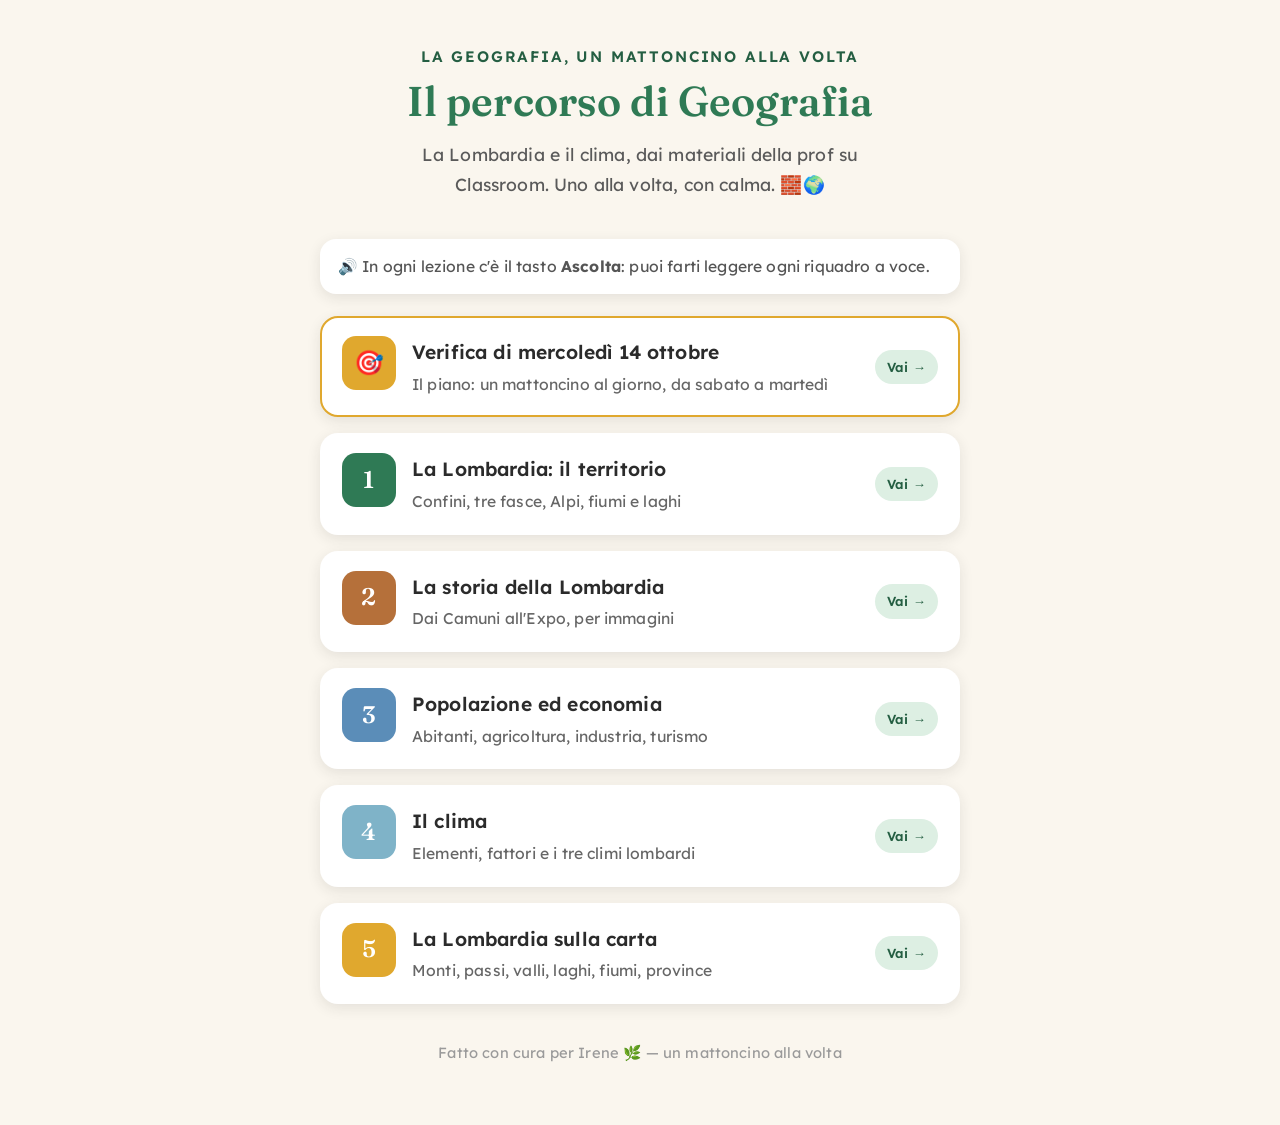
<file: index.html>
<!DOCTYPE html>
<html lang="it">
<head>
<meta charset="UTF-8">
<meta name="viewport" content="width=device-width, initial-scale=1.0">
<title>Geografia di Irene — Percorso</title>
<link rel="manifest" href="manifest.json">
<meta name="theme-color" content="#FAF6EE">
<meta name="apple-mobile-web-app-capable" content="yes">
<meta name="apple-mobile-web-app-status-bar-style" content="default">
<meta name="apple-mobile-web-app-title" content="Geografia di Irene">
<link rel="apple-touch-icon" href="icon-180.png">
<link rel="icon" type="image/png" sizes="192x192" href="icon-192.png">
<link rel="preconnect" href="https://fonts.googleapis.com">
<link rel="preconnect" href="https://fonts.gstatic.com" crossorigin>
<link href="https://fonts.googleapis.com/css2?family=Lexend:wght@400;500;600;700&family=Fraunces:opsz,wght@9..144,500;9..144,600&display=swap" rel="stylesheet">
<style>
  :root{
    --crema:#FAF6EE; --inchiostro:#2B2B2B;
    --accent:#2F7A55; --accent-scuro:#245E42;
    --azzurro:#7FB3C8; --verde:#5BA17A; --giallo:#E0A82E;
    --ombra:rgba(43,43,43,0.10);
  }
  *{margin:0;padding:0;box-sizing:border-box;}
  body{font-family:'Lexend',sans-serif;background:var(--crema);color:var(--inchiostro);
    line-height:1.7;letter-spacing:0.01em;padding:24px 16px 60px;min-height:100vh;}
  .wrap{max-width:640px;margin:0 auto;}
  header{text-align:center;margin:20px 0 40px;}
  .occhiello{font-size:0.95rem;font-weight:600;color:var(--accent-scuro);
    text-transform:uppercase;letter-spacing:0.12em;margin-bottom:8px;}
  h1{font-family:'Fraunces',serif;font-weight:600;font-size:2.6rem;line-height:1.15;margin-bottom:14px;color:var(--accent);}
  .sub{font-size:1.1rem;color:#5a5a5a;max-width:460px;margin:0 auto;}
  .step{display:flex;align-items:stretch;gap:16px;text-decoration:none;color:inherit;
    background:#fff;border-radius:18px;padding:18px 20px;margin-bottom:16px;
    box-shadow:0 4px 14px var(--ombra);border:2px solid transparent;
    transition:transform .15s ease,box-shadow .15s ease,border-color .15s ease;}
  .step:hover{transform:translateY(-3px);box-shadow:0 10px 24px var(--ombra);border-color:var(--accent);}
  .num{flex-shrink:0;width:54px;height:54px;border-radius:14px;display:flex;align-items:center;
    justify-content:center;font-family:'Fraunces',serif;font-size:1.5rem;font-weight:600;color:#fff;}
  .c1{background:var(--accent);} .c2{background:#B5703A;} .c3{background:#5B8DB8;} .c4{background:var(--azzurro);} .c5{background:var(--giallo);}
  .info{flex:1;min-width:0;}
  .info h2{font-size:1.2rem;font-weight:600;margin-bottom:2px;}
  .info p{font-size:0.98rem;color:#666;}
  .badge{flex-shrink:0;align-self:center;font-size:0.82rem;font-weight:600;
    padding:6px 12px;border-radius:99px;white-space:nowrap;background:#DDEFE3;color:var(--accent-scuro);}
  .nota{background:#fff;border-radius:16px;padding:14px 18px;margin:0 0 22px;box-shadow:0 4px 14px var(--ombra);font-size:0.98rem;color:#555;}
  footer{text-align:center;margin-top:36px;font-size:0.92rem;color:#9a9a9a;}
</style>
</head>
<body>
<div class="wrap">
  <header>
    <div class="occhiello">La geografia, un mattoncino alla volta</div>
    <h1>Il percorso di Geografia</h1>
    <p class="sub">La Lombardia e il clima, dai materiali della prof su Classroom. Uno alla volta, con calma. 🧱🌍</p>
  </header>

  <div class="nota">🔊 In ogni lezione c'è il tasto <b>Ascolta</b>: puoi farti leggere ogni riquadro a voce.</div>

  <a class="step" href="piano-lombardia.html" style="border-color:var(--giallo)">
    <div class="num c5">🎯</div>
    <div class="info"><h2>Verifica di mercoledì 14 ottobre</h2><p>Il piano: un mattoncino al giorno, da sabato a martedì</p></div>
    <span class="badge">Vai →</span>
  </a>

  <a class="step" href="lombardia.html">
    <div class="num c1">1</div>
    <div class="info"><h2>La Lombardia: il territorio</h2><p>Confini, tre fasce, Alpi, fiumi e laghi</p></div>
    <span class="badge">Vai →</span>
  </a>

  <a class="step" href="storia.html">
    <div class="num c2">2</div>
    <div class="info"><h2>La storia della Lombardia</h2><p>Dai Camuni all'Expo, per immagini</p></div>
    <span class="badge">Vai →</span>
  </a>

  <a class="step" href="economia.html">
    <div class="num c3">3</div>
    <div class="info"><h2>Popolazione ed economia</h2><p>Abitanti, agricoltura, industria, turismo</p></div>
    <span class="badge">Vai →</span>
  </a>

  <a class="step" href="clima.html">
    <div class="num c4">4</div>
    <div class="info"><h2>Il clima</h2><p>Elementi, fattori e i tre climi lombardi</p></div>
    <span class="badge">Vai →</span>
  </a>

  <a class="step" href="carta.html">
    <div class="num c5">5</div>
    <div class="info"><h2>La Lombardia sulla carta</h2><p>Monti, passi, valli, laghi, fiumi, province</p></div>
    <span class="badge">Vai →</span>
  </a>

  <footer>Fatto con cura per Irene 🌿 — un mattoncino alla volta</footer>
</div>

<script>
  if ('serviceWorker' in navigator) {
    navigator.serviceWorker.register('./service-worker.js');
  }
</script>
</body>
</html>
</file>
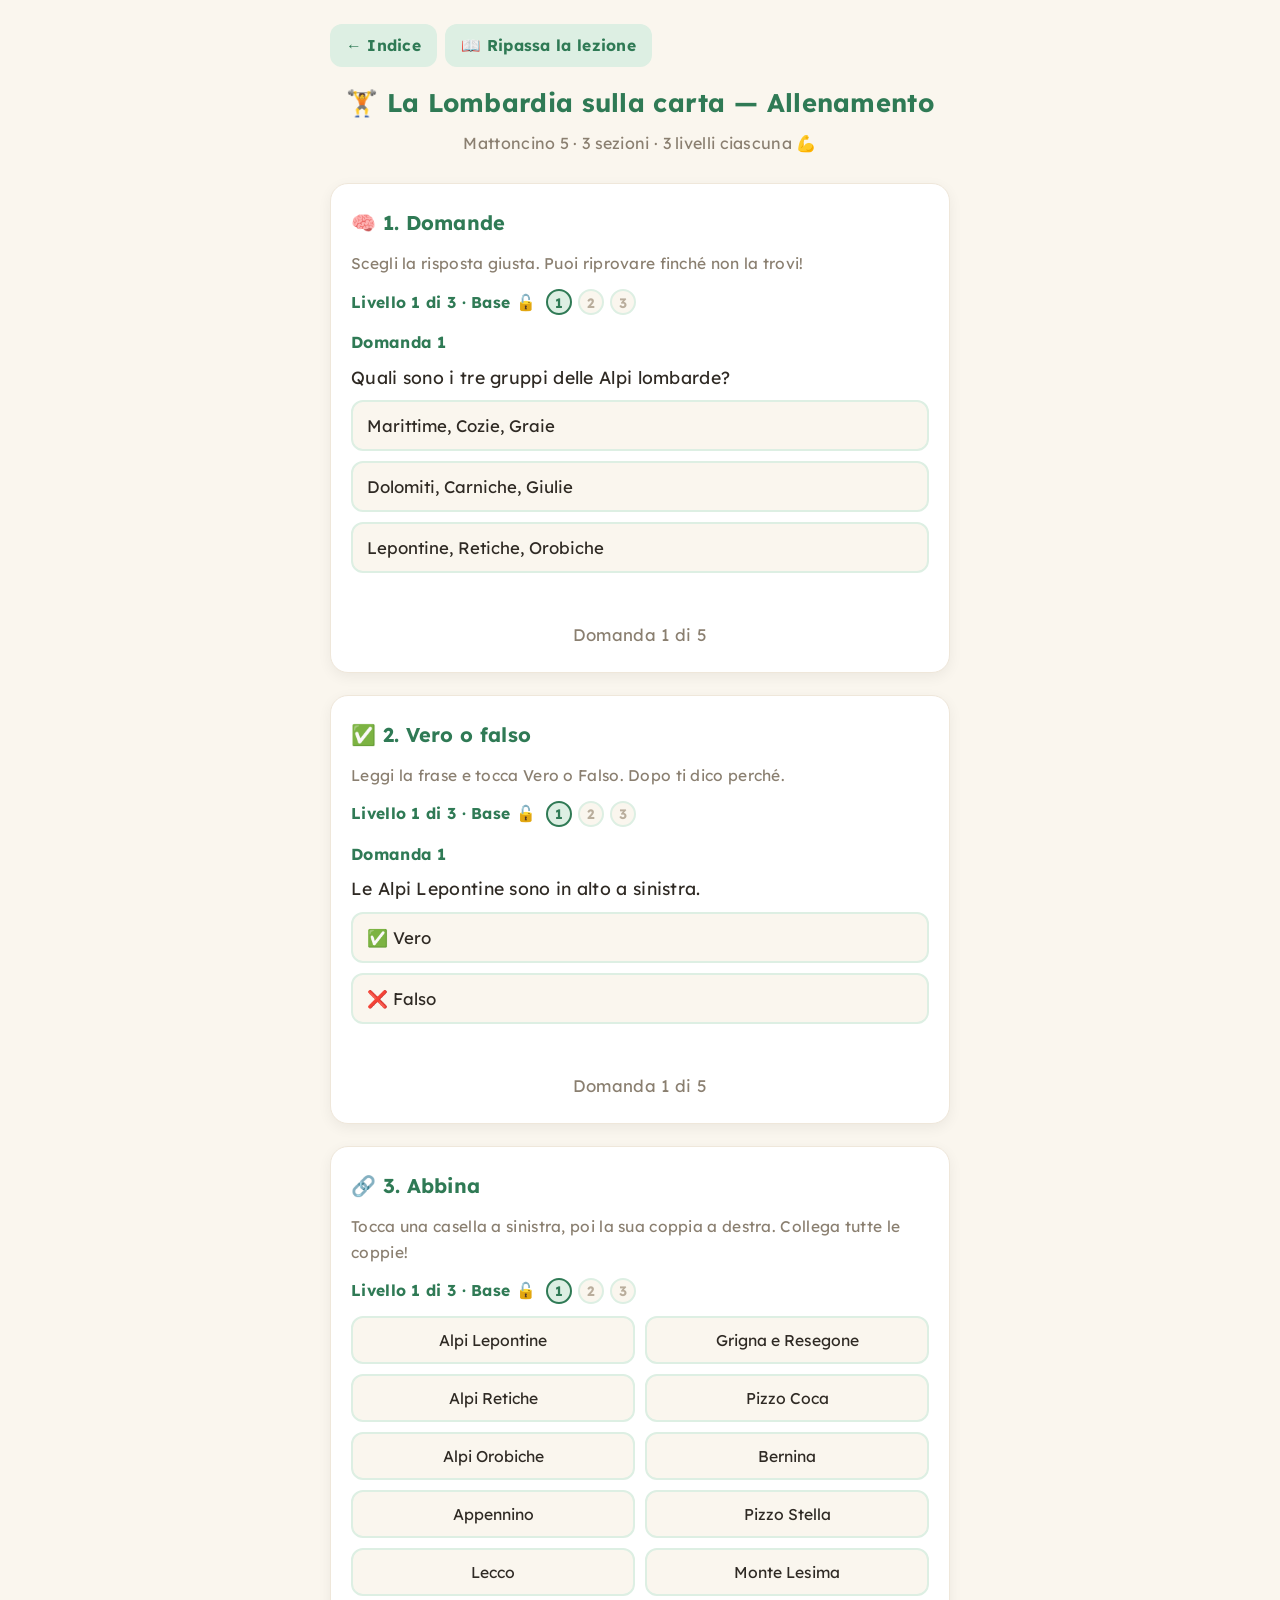
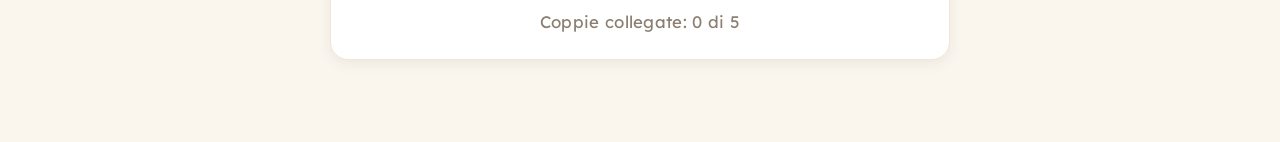
<file: carta-allenamento.html>
<!DOCTYPE html>
<html lang="it">
<head>
<meta charset="UTF-8">
<meta name="viewport" content="width=device-width, initial-scale=1.0">
<link rel="manifest" href="manifest.json">
<meta name="theme-color" content="#FAF6EE">
<meta name="apple-mobile-web-app-capable" content="yes">
<meta name="apple-mobile-web-app-status-bar-style" content="default">
<meta name="apple-mobile-web-app-title" content="Geografia di Irene">
<script src="alert.js"></script>
<link rel="apple-touch-icon" href="icon-180.png">
<link rel="icon" type="image/png" sizes="192x192" href="icon-192.png">
<title>La Lombardia sulla carta — Allenamento</title>
<link rel="preconnect" href="https://fonts.googleapis.com">
<link rel="preconnect" href="https://fonts.gstatic.com" crossorigin>
<link href="https://fonts.googleapis.com/css2?family=Lexend:wght@400;600;700&display=swap" rel="stylesheet">
<style>
  :root{
    --bg:#FAF6EE; --card:#FFFFFF; --ink:#2F2A24;
    --accent:#2F7A55; --accent-soft:#DDEFE3;
    --green:#3E8E5A; --green-soft:#E2F0E6;
    --red:#C2492F; --red-soft:#F6E1DB;
    --blue:#3B6EA5; --blue-soft:#E2ECF5;
  }
  *{box-sizing:border-box;}
  body{margin:0; font-family:"Lexend","Trebuchet MS",Verdana,sans-serif;
    background:var(--bg); color:var(--ink); line-height:1.7; letter-spacing:0.3px; padding:24px 14px 60px;}
  .wrap{max-width:620px;margin:0 auto;}
  .back{display:inline-block;background:var(--accent-soft);color:var(--accent);text-decoration:none;border-radius:12px;padding:8px 16px;font-size:0.98rem;font-weight:bold;margin:0 8px 14px 0;}
  h1{color:var(--accent);font-size:1.6rem;text-align:center;margin:0 0 6px;}
  .sub{text-align:center;color:#8a7f70;margin:0 0 26px;font-size:1rem;}
  .card{background:var(--card);border-radius:18px;padding:22px 20px;margin-bottom:22px;
    box-shadow:0 4px 14px rgba(0,0,0,0.06);border:1px solid #efe7da;}
  .card h2{margin:0 0 10px;font-size:1.25rem;color:var(--accent);}
  .card .lead{color:#8a7f70;margin:0 0 12px;font-size:0.97rem;}
  .levelbar{margin:0 0 12px;}
  .lvrow{display:flex;align-items:center;gap:10px;flex-wrap:wrap;font-size:0.98rem;color:var(--accent);}
  .lvdots{display:inline-flex;gap:6px;}
  .lvdot{width:26px;height:26px;border-radius:50%;display:flex;align-items:center;justify-content:center;
    background:var(--bg);border:2px solid var(--accent-soft);color:#b9ad9c;font-size:0.85rem;font-weight:bold;}
  .lvdot.on{background:var(--accent-soft);border-color:var(--accent);color:var(--accent);}
  .ex{margin:14px 0;}
  .qnum{font-weight:bold;color:var(--accent);}
  .qtext{font-size:1.1rem;margin:6px 0 8px;}
  .options{display:flex;flex-direction:column;gap:10px;}
  .opt{background:var(--bg);border:2px solid var(--accent-soft);
    border-radius:12px;padding:13px 14px;font-size:1.05rem;cursor:pointer;
    text-align:left;font-family:inherit;color:var(--ink);transition:all .15s;}
  .opt:hover{border-color:var(--accent);}
  .opt.correct{background:var(--green-soft);border-color:var(--green);color:var(--green);font-weight:bold;}
  .opt.wrong{background:var(--red-soft);border-color:var(--red);color:var(--red);}
  .feedback{margin-top:10px;font-size:1.02rem;font-weight:bold;min-height:24px;}
  .feedback.ok{color:var(--green);}
  .feedback.no{color:var(--red);}
  .progress{text-align:center;font-size:1.05rem;margin:12px 0 0;color:#8a7f70;}
  .star{font-size:1.4rem;}
  .match-grid{display:grid;grid-template-columns:1fr 1fr;gap:10px;margin-top:6px;}
  .match-col{display:flex;flex-direction:column;gap:10px;}
  .match-btn{background:var(--bg);border:2px solid var(--accent-soft);border-radius:12px;
    padding:12px;font-size:0.98rem;cursor:pointer;font-family:inherit;color:var(--ink);
    display:flex;align-items:center;justify-content:center;text-align:center;gap:6px;transition:all .15s;}
  .match-btn:hover{border-color:var(--accent);}
  .match-btn.sel{border-color:var(--blue);background:var(--blue-soft);color:var(--blue);font-weight:bold;}
  .match-btn.done{background:var(--green-soft);border-color:var(--green);color:var(--green);font-weight:bold;cursor:default;opacity:0.85;}
  .match-btn.flash{border-color:var(--red);background:var(--red-soft);}
  .restart{display:inline-block;margin:12px auto 0;background:var(--accent);color:#fff;border:none;
    border-radius:12px;padding:11px 22px;font-size:1rem;cursor:pointer;font-family:inherit;}
</style>
</head>
<body>
<div class="wrap">
  <a class="back" href="index.html">&larr; Indice</a><a class="back" href="carta.html">📖 Ripassa la lezione</a>
  <h1>🏋️ La Lombardia sulla carta — Allenamento</h1>
  <p class="sub">Mattoncino 5 · 3 sezioni · 3 livelli ciascuna 💪</p>

  <div class="card">
    <h2>🧠 1. Domande</h2>
    <p class="lead">Scegli la risposta giusta. Puoi riprovare finché non la trovi!</p>
    <div class="levelbar" id="quiz-level"></div>
    <div id="quiz-box"></div>
    <div class="progress" id="quiz-prog"></div>
  </div>

  <div class="card">
    <h2>✅ 2. Vero o falso</h2>
    <p class="lead">Leggi la frase e tocca Vero o Falso. Dopo ti dico perché.</p>
    <div class="levelbar" id="vf-level"></div>
    <div id="vf-box"></div>
    <div class="progress" id="vf-prog"></div>
  </div>

  <div class="card">
    <h2>🔗 3. Abbina</h2>
    <p class="lead">Tocca una casella a sinistra, poi la sua coppia a destra. Collega tutte le coppie!</p>
    <div class="levelbar" id="abbina-level"></div>
    <div class="match-grid" id="abbina-grid"></div>
    <div class="progress" id="abbina-prog"></div>
  </div>
</div>
<script>
window.ALLENAMENTO = {"quiz": [[{"q": "Quali sono i tre gruppi delle Alpi lombarde?", "opts": ["Lepontine, Retiche, Orobiche", "Marittime, Cozie, Graie", "Dolomiti, Carniche, Giulie"]}, {"q": "Dove sono le Alpi Orobiche?", "opts": ["nel mezzo, sopra Bergamo", "in basso, sotto Pavia", "a sinistra, vicino al Piemonte"]}, {"q": "Quale montagna è nell'Appennino lombardo?", "opts": ["il Monte Lesima", "il Bernina", "il Resegone"]}, {"q": "Grigna e Resegone sono vicino a…", "opts": ["Lecco", "Mantova", "Pavia"]}, {"q": "Che cos'è un passo?", "opts": ["il punto più basso per attraversare una montagna", "la cima più alta", "un lago di montagna"]}], [{"q": "Quale passo è nell'Appennino?", "opts": ["il Penice", "lo Stelvio", "lo Spluga"]}, {"q": "Il passo all'angolo nord-est è…", "opts": ["lo Stelvio", "il Penice", "la Presolana"]}, {"q": "Qual è la valle più lunga?", "opts": ["la Valtellina", "la Val Sabbia", "la Val Cavallina"]}, {"q": "Nella Val Brembana scorre il…", "opts": ["Brembo", "Serio", "Mincio"]}, {"q": "Nella Val Camonica scorre l'…", "opts": ["Oglio", "Adda", "Ticino"]}], [{"q": "Il secondo nome del lago di Como è…", "opts": ["Lario", "Benaco", "Verbano"]}, {"q": "Il Benaco è il lago…", "opts": ["di Garda", "Maggiore", "d'Iseo"]}, {"q": "Brembo e Serio si gettano nell'…", "opts": ["Adda", "Oglio", "Ticino"]}, {"q": "Quale fiume esce dal lago di Garda?", "opts": ["il Mincio", "il Lambro", "l'Olona"]}, {"q": "Oltrepò vuol dire…", "opts": ["oltre il Po: sotto il fiume", "sopra il lago", "vicino a Milano"]}]], "vf": [[{"q": "Le Alpi Lepontine sono in alto a sinistra.", "v": true, "perche": "Ci trovi il Pizzo Stella."}, {"q": "L'Appennino è in alto, vicino alla Svizzera.", "v": false, "perche": "È in basso, nella punta sotto Pavia."}, {"q": "Il Bernina è nelle Alpi Retiche.", "v": true, "perche": "Lungo il confine nord."}, {"q": "Il Passo della Presolana è vicino al Pizzo della Presolana.", "v": true, "perche": "Hanno lo stesso nome."}, {"q": "Lo Spluga è un fiume.", "v": false, "perche": "È un passo, verso la Svizzera."}], [{"q": "La Valtellina va da sinistra a destra.", "v": true, "perche": "È la valle più lunga, in alto."}, {"q": "Nella Val Seriana scorre il Serio.", "v": true, "perche": "Il nome te lo dice da solo."}, {"q": "La Val Cavallina è vicino al lago d'Endine.", "v": true, "perche": "Guarda la carta delle valli."}, {"q": "I laghi della prof sono 13 perché ci sono 13 laghi.", "v": false, "perche": "Sono 8 laghi più 5 secondi nomi."}, {"q": "Il lago d'Iseo si chiama anche Sebino.", "v": true, "perche": "Come il Garda si chiama Benaco."}], [{"q": "Il Po fa da confine in basso.", "v": true, "perche": "Scorre da sinistra a destra."}, {"q": "Il Ticino esce dal lago di Como.", "v": false, "perche": "Esce dal lago Maggiore. Dal lago di Como esce l'Adda."}, {"q": "Monza e Brianza è proprio sopra Milano.", "v": true, "perche": "È la provincia più piccola."}, {"q": "La Lomellina è sotto il Po.", "v": false, "perche": "È sopra il Po; sotto ci sono i due Oltrepò."}, {"q": "Le province lombarde sono 12.", "v": true, "perche": "Sondrio è quella tutta di montagna."}]], "abbina": [[{"l": "Alpi Lepontine", "r": "Pizzo Stella"}, {"l": "Alpi Retiche", "r": "Bernina"}, {"l": "Alpi Orobiche", "r": "Pizzo Coca"}, {"l": "Appennino", "r": "Monte Lesima"}, {"l": "Lecco", "r": "Grigna e Resegone"}], [{"l": "Val Brembana", "r": "Brembo"}, {"l": "Val Seriana", "r": "Serio"}, {"l": "Valtellina", "r": "Adda"}, {"l": "Val Camonica", "r": "Oglio"}, {"l": "Val Trompia", "r": "Mella"}], [{"l": "Maggiore", "r": "Verbano"}, {"l": "Lugano", "r": "Ceresio"}, {"l": "Como", "r": "Lario"}, {"l": "Iseo", "r": "Sebino"}, {"l": "Garda", "r": "Benaco"}]]};
</script>
<script src="allenamento.js"></script>
<script>
  if ('serviceWorker' in navigator) { navigator.serviceWorker.register('./service-worker.js'); }
</script>
</body>
</html>
</file>
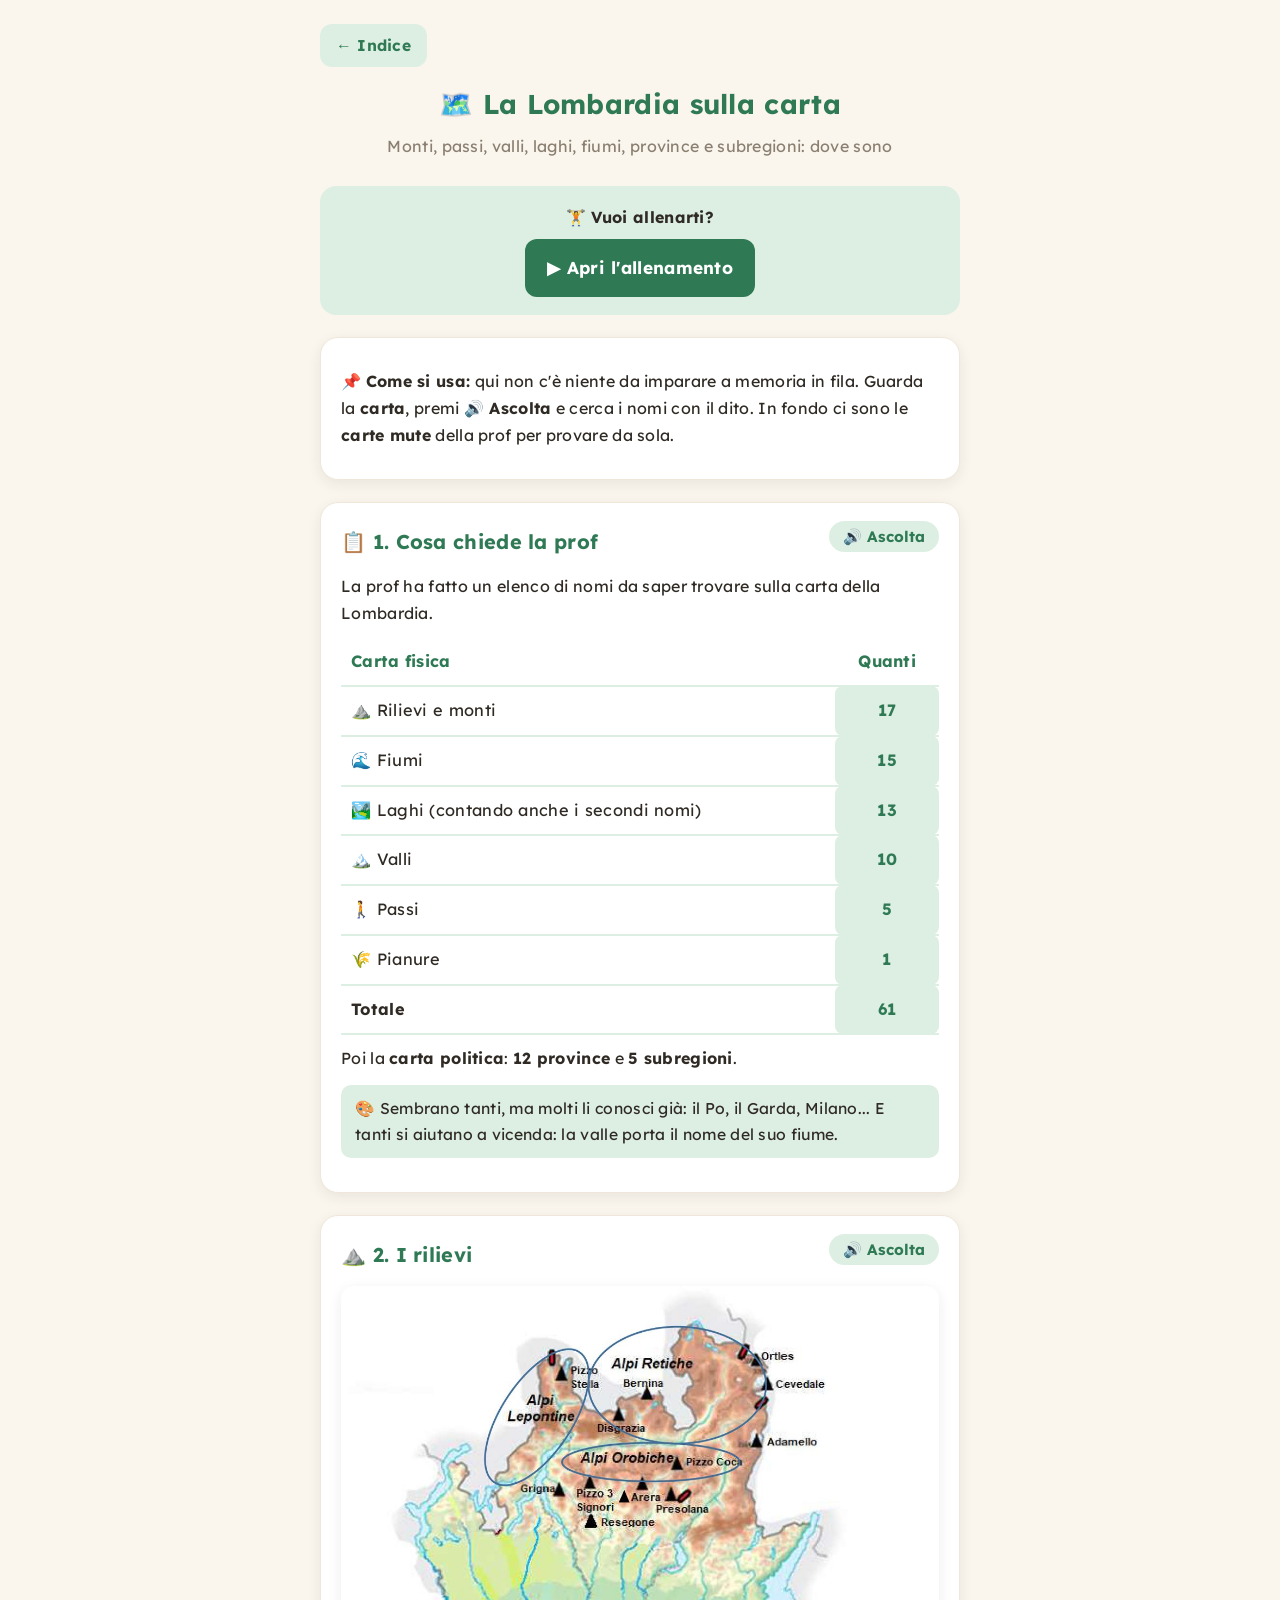
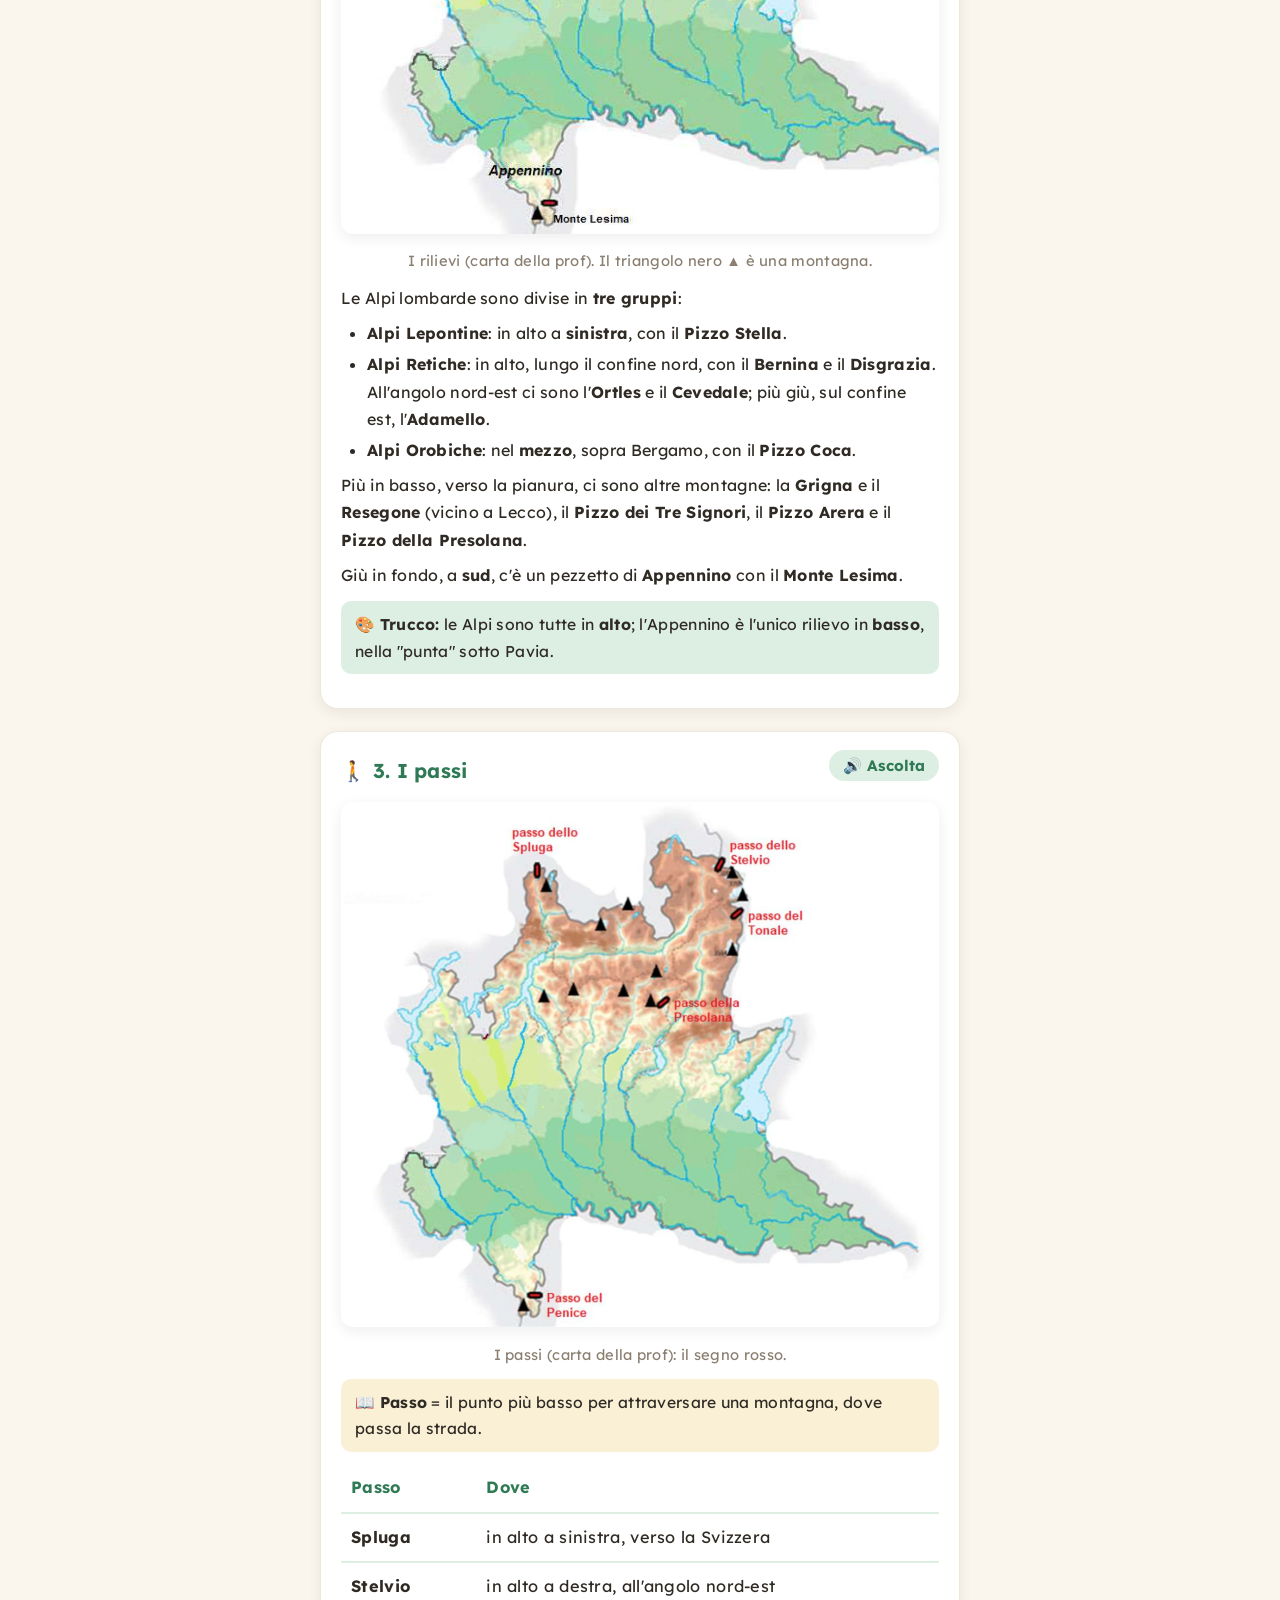
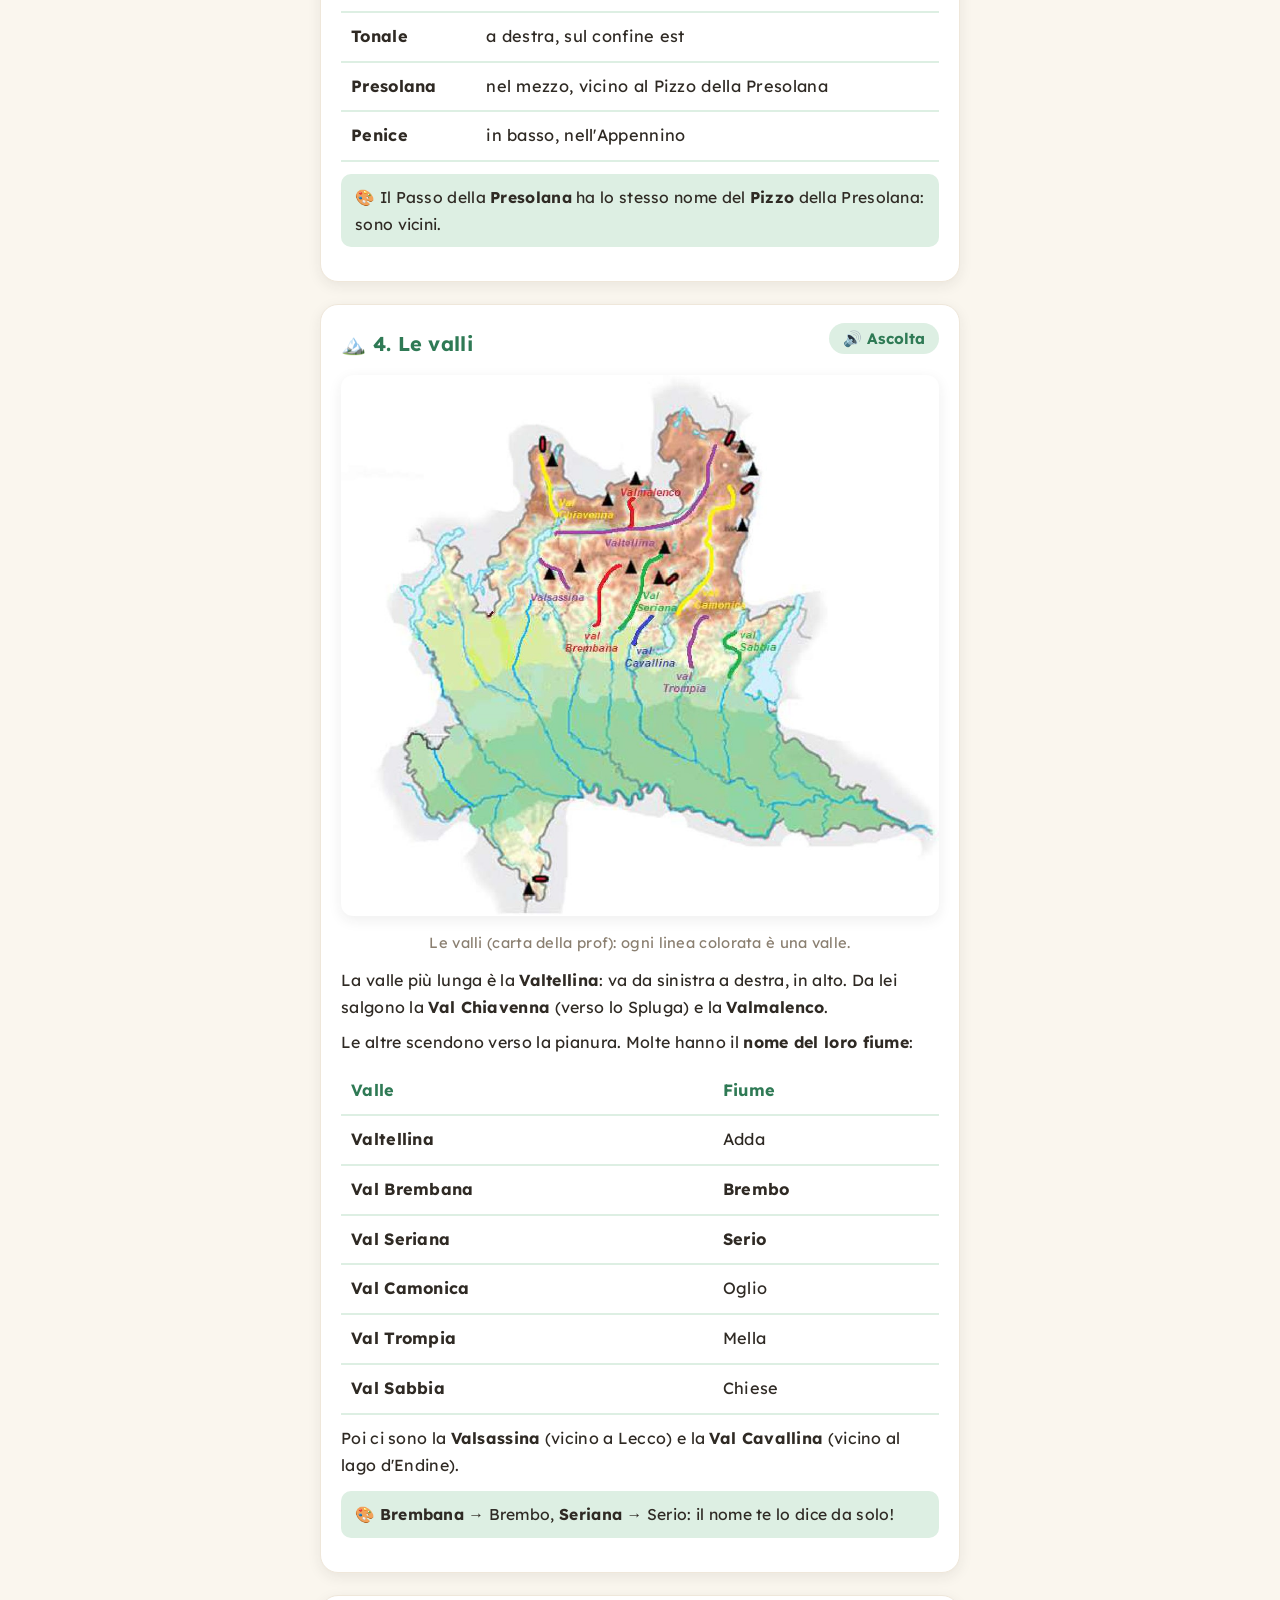
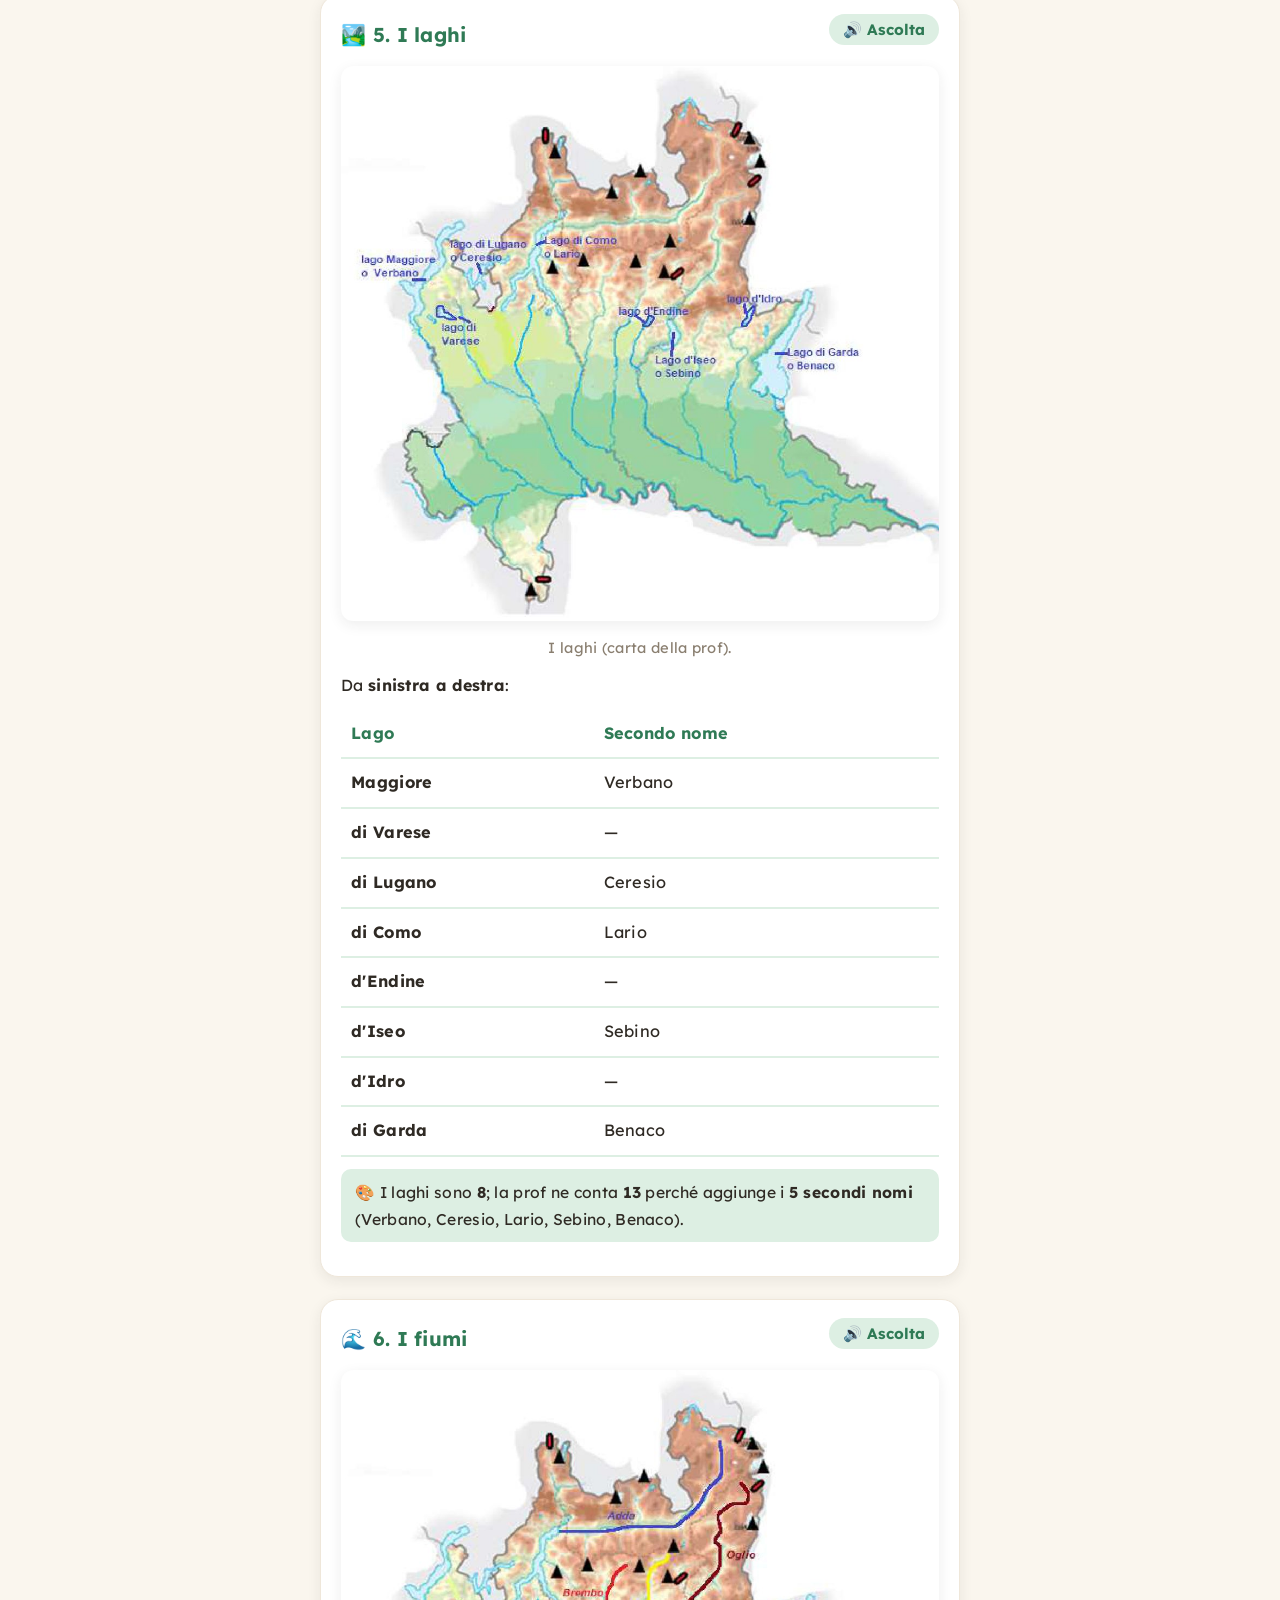
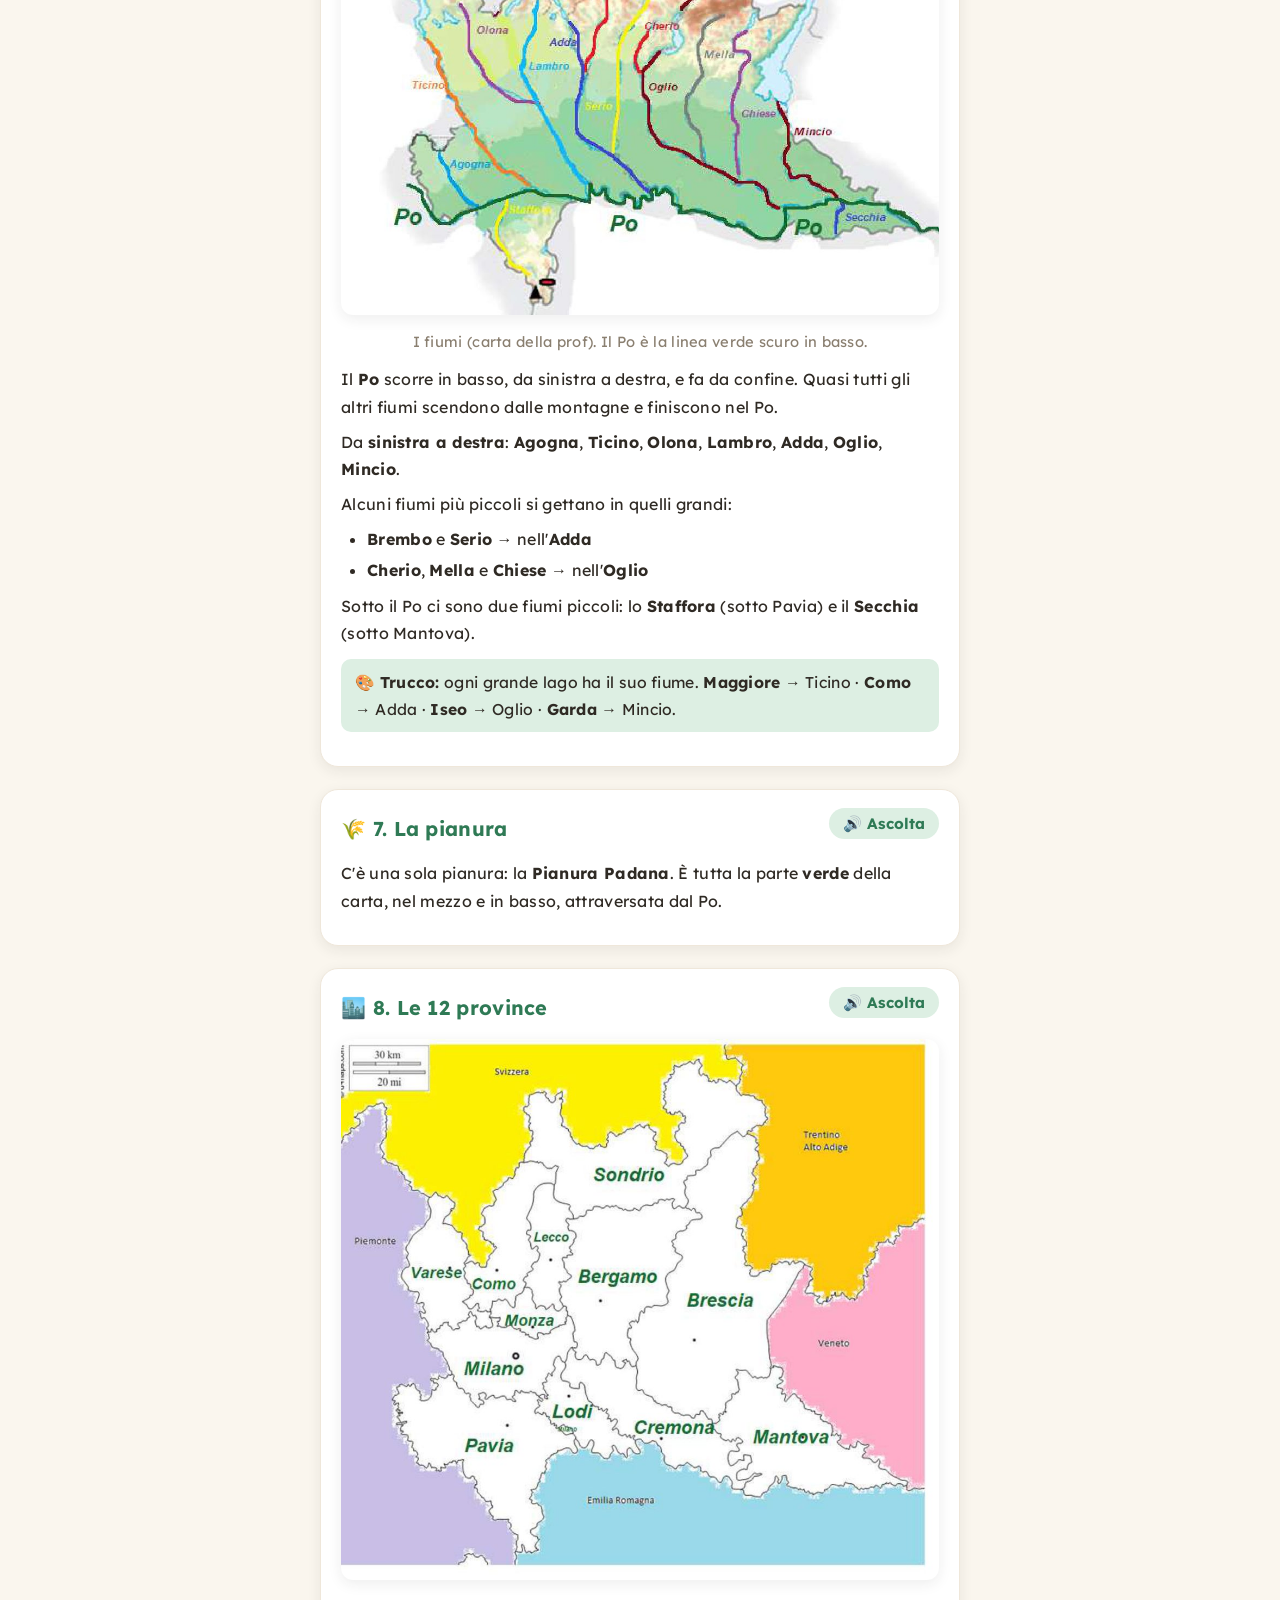
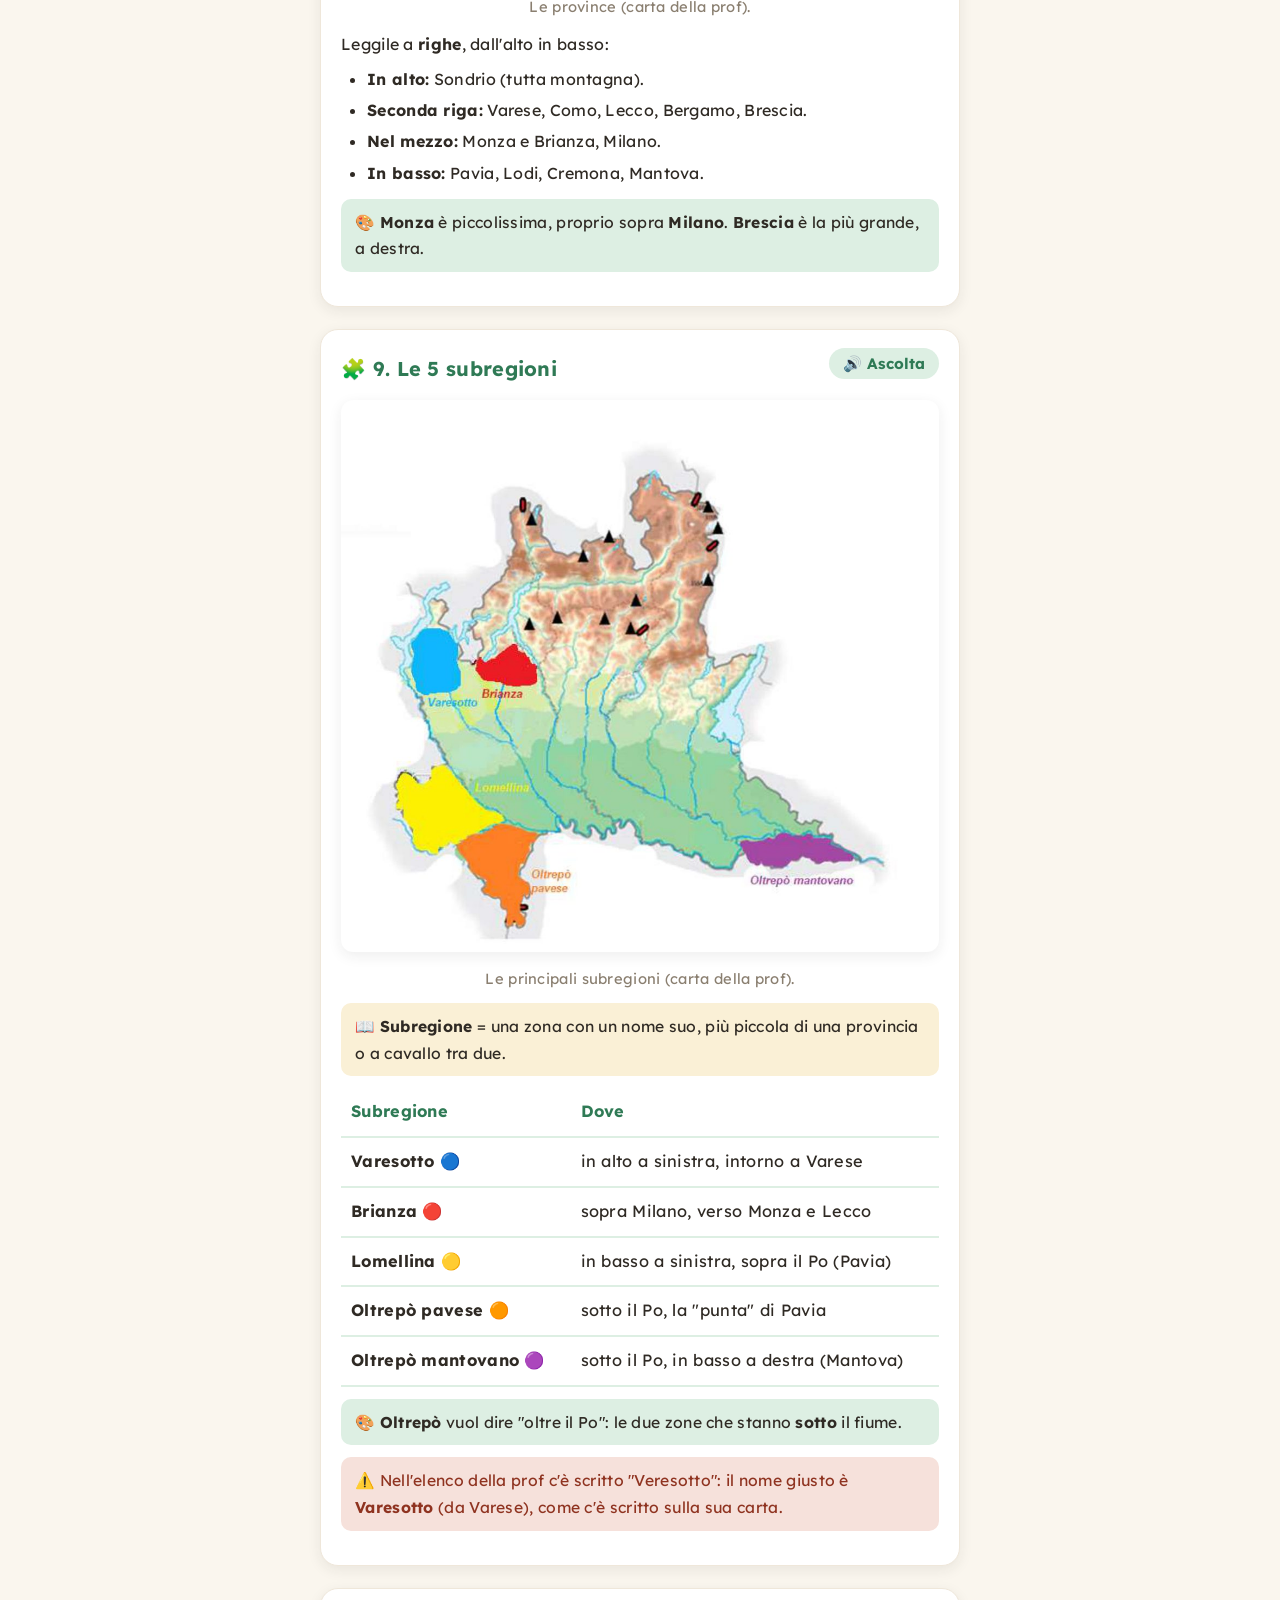
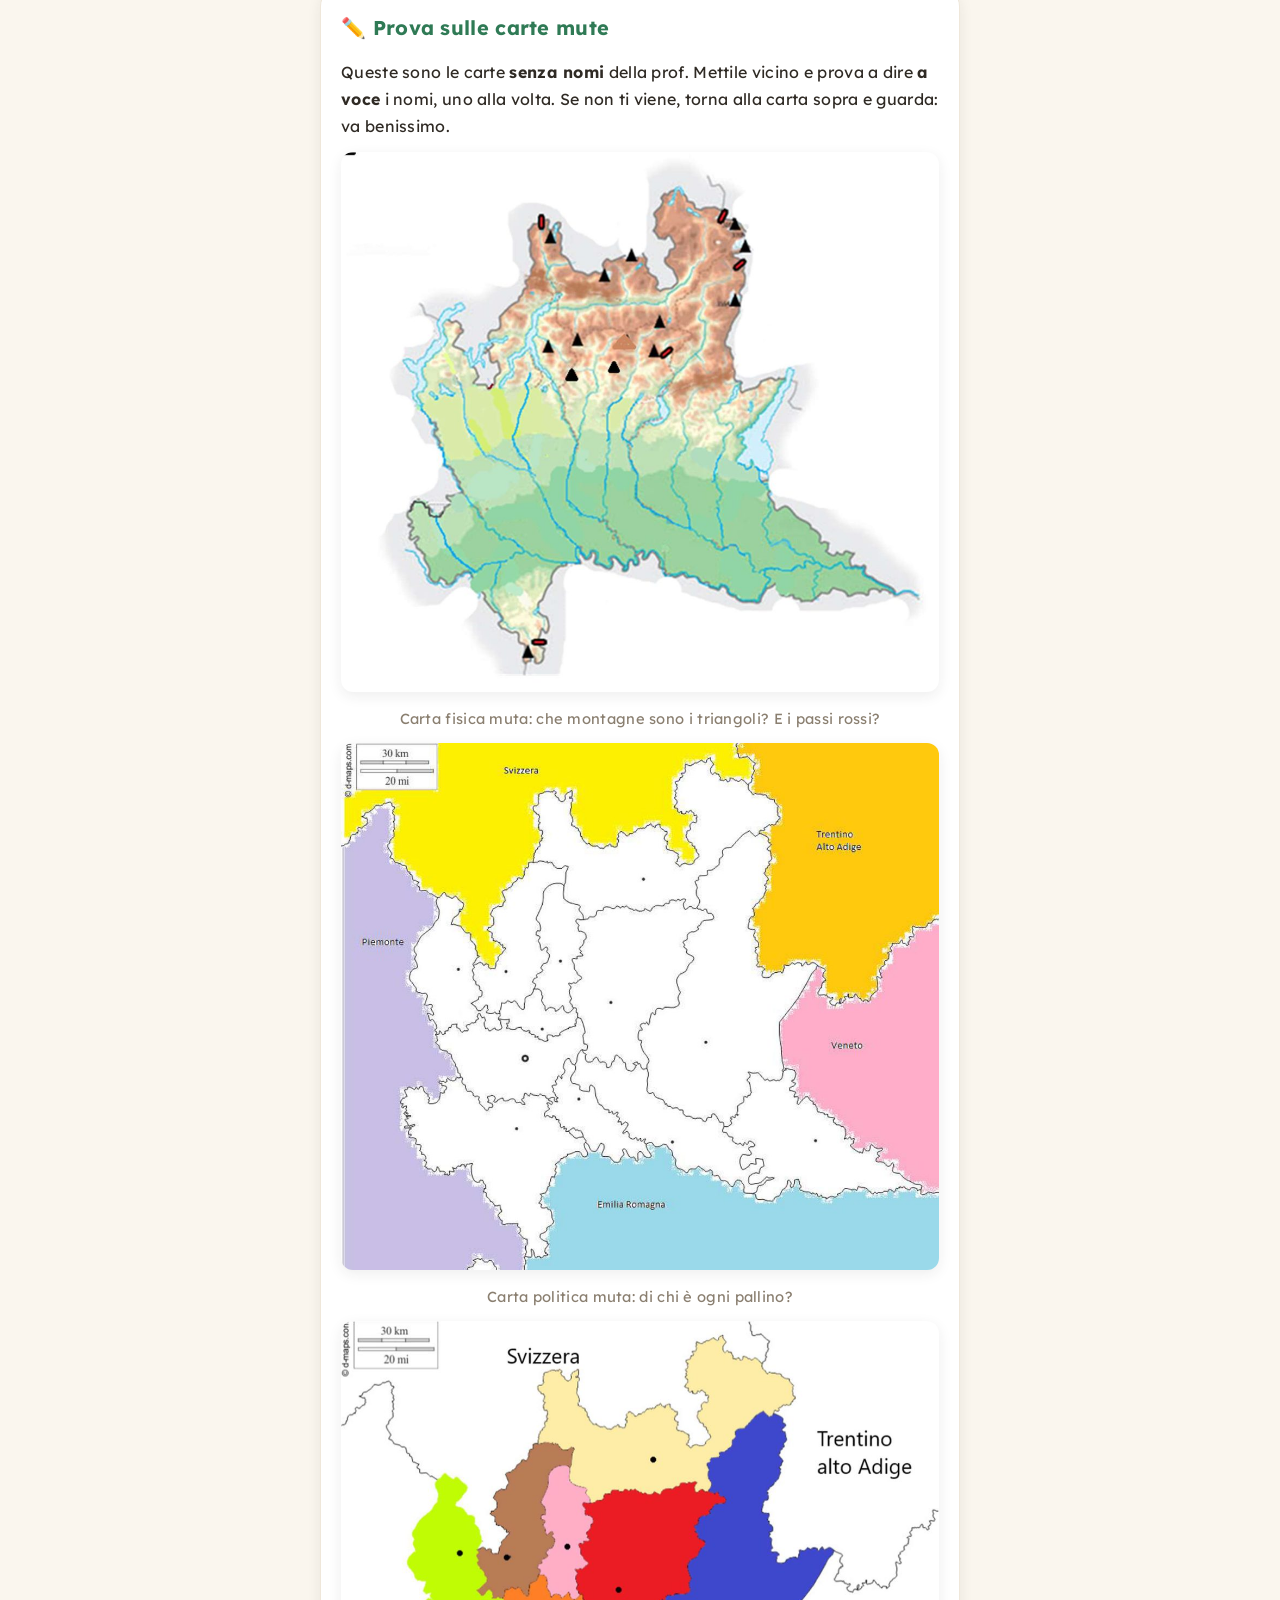
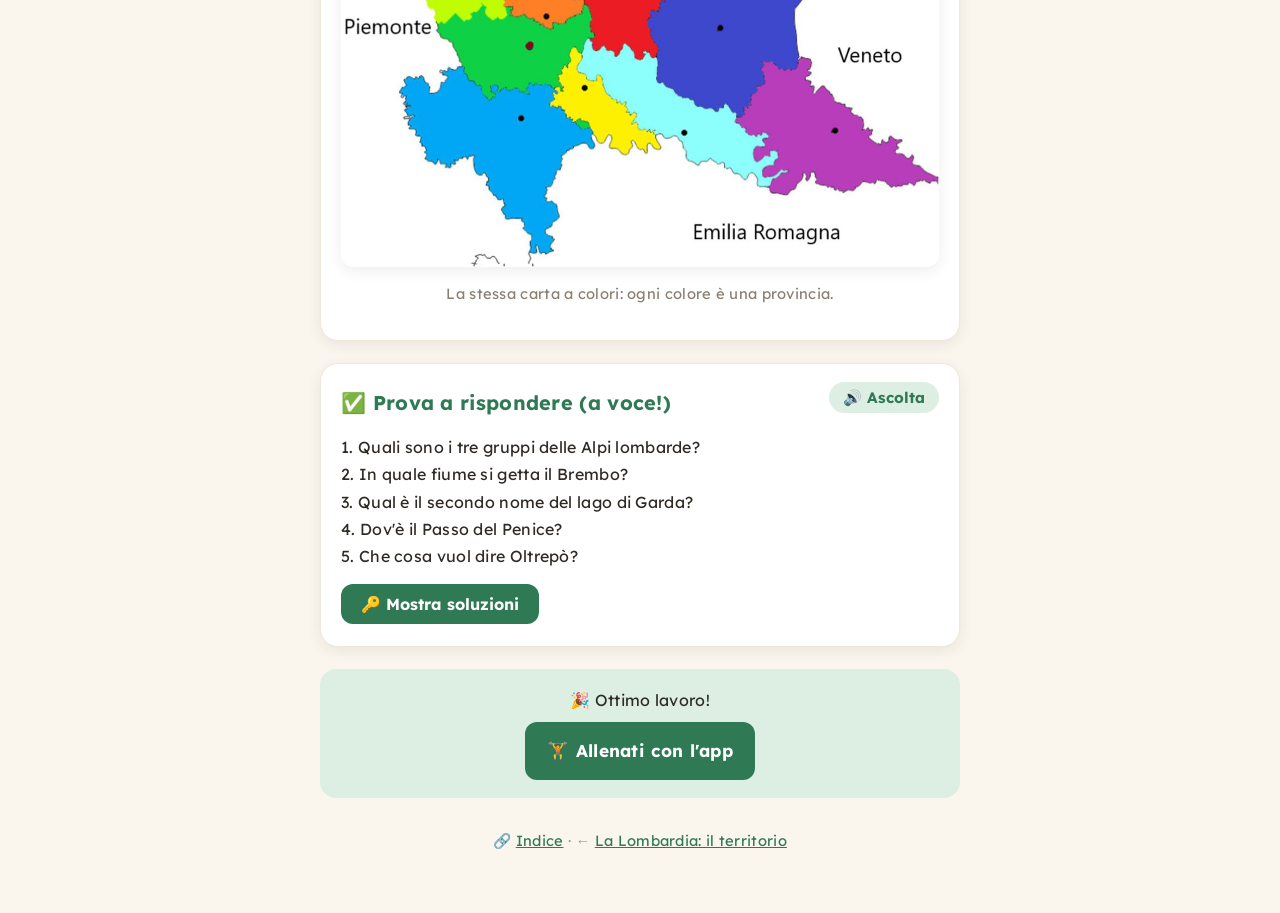
<file: carta.html>
<!DOCTYPE html>
<html lang="it">
<head>
<meta charset="UTF-8">
<meta name="viewport" content="width=device-width, initial-scale=1.0">
<title>Geografia - La Lombardia sulla carta</title>
<link rel="manifest" href="manifest.json">
<script src="alert.js"></script>
<meta name="theme-color" content="#FAF6EE">
<meta name="apple-mobile-web-app-capable" content="yes">
<meta name="apple-mobile-web-app-title" content="Geografia di Irene">
<link rel="apple-touch-icon" href="icon-180.png">
<link rel="preconnect" href="https://fonts.googleapis.com">
<link rel="preconnect" href="https://fonts.gstatic.com" crossorigin>
<link href="https://fonts.googleapis.com/css2?family=Lexend:wght@400;500;600;700&display=swap" rel="stylesheet">
<link rel="stylesheet" href="style.css">
</head>
<body>
<div class="wrap">
  <a class="backbtn" href="index.html">← Indice</a>
  <h1>🗺️ La Lombardia sulla carta</h1>
  <p class="sub">Monti, passi, valli, laghi, fiumi, province e subregioni: dove sono</p>

  <div class="allena">
    🏋️ <b>Vuoi allenarti?</b><br>
    <a href="carta-allenamento.html">▶ Apri l'allenamento</a>
  </div>

  <div class="card">
    <p>📌 <b>Come si usa:</b> qui non c'è niente da imparare a memoria in fila. Guarda la <b>carta</b>, premi <b>🔊 Ascolta</b> e cerca i nomi con il dito. In fondo ci sono le <b>carte mute</b> della prof per provare da sola.</p>
  </div>

  <div class="card">
    <h2>📋 1. Cosa chiede la prof</h2>
    <p>La prof ha fatto un elenco di nomi da saper trovare sulla carta della Lombardia.</p>
    <table>
      <tr><th>Carta fisica</th><th class="c">Quanti</th></tr>
      <tr><td>⛰️ Rilievi e monti</td><td class="c hl">17</td></tr>
      <tr><td>🌊 Fiumi</td><td class="c hl">15</td></tr>
      <tr><td>🏞️ Laghi (contando anche i secondi nomi)</td><td class="c hl">13</td></tr>
      <tr><td>🏔️ Valli</td><td class="c hl">10</td></tr>
      <tr><td>🚶 Passi</td><td class="c hl">5</td></tr>
      <tr><td>🌾 Pianure</td><td class="c hl">1</td></tr>
      <tr><td><b>Totale</b></td><td class="c hl">61</td></tr>
    </table>
    <p>Poi la <b>carta politica</b>: <b>12 province</b> e <b>5 subregioni</b>.</p>
    <div class="tip">🎨 Sembrano tanti, ma molti li conosci già: il Po, il Garda, Milano... E tanti si aiutano a vicenda: la valle porta il nome del suo fiume.</div>
  </div>

  <div class="card">
    <h2>⛰️ 2. I rilievi</h2>
    <figure class="fig"><img src="img/carta/rilievi.jpg" alt="Carta della Lombardia con i rilievi segnati con triangoli neri" loading="lazy"><figcaption>I rilievi (carta della prof). Il triangolo nero ▲ è una montagna.</figcaption></figure>
    <p>Le Alpi lombarde sono divise in <b>tre gruppi</b>:</p>
    <ul>
      <li><b>Alpi Lepontine</b>: in alto a <b>sinistra</b>, con il <b>Pizzo Stella</b>.</li>
      <li><b>Alpi Retiche</b>: in alto, lungo il confine nord, con il <b>Bernina</b> e il <b>Disgrazia</b>. All'angolo nord-est ci sono l'<b>Ortles</b> e il <b>Cevedale</b>; più giù, sul confine est, l'<b>Adamello</b>.</li>
      <li><b>Alpi Orobiche</b>: nel <b>mezzo</b>, sopra Bergamo, con il <b>Pizzo Coca</b>.</li>
    </ul>
    <p>Più in basso, verso la pianura, ci sono altre montagne: la <b>Grigna</b> e il <b>Resegone</b> (vicino a Lecco), il <b>Pizzo dei Tre Signori</b>, il <b>Pizzo Arera</b> e il <b>Pizzo della Presolana</b>.</p>
    <p>Giù in fondo, a <b>sud</b>, c'è un pezzetto di <b>Appennino</b> con il <b>Monte Lesima</b>.</p>
    <div class="tip">🎨 <b>Trucco:</b> le Alpi sono tutte in <b>alto</b>; l'Appennino è l'unico rilievo in <b>basso</b>, nella "punta" sotto Pavia.</div>
  </div>

  <div class="card">
    <h2>🚶 3. I passi</h2>
    <figure class="fig"><img src="img/carta/passi.jpg" alt="Carta della Lombardia con i cinque passi segnati in rosso" loading="lazy"><figcaption>I passi (carta della prof): il segno rosso.</figcaption></figure>
    <div class="parola">📖 <b>Passo</b> = il punto più basso per attraversare una montagna, dove passa la strada.</div>
    <table>
      <tr><th>Passo</th><th>Dove</th></tr>
      <tr><td><b>Spluga</b></td><td>in alto a sinistra, verso la Svizzera</td></tr>
      <tr><td><b>Stelvio</b></td><td>in alto a destra, all'angolo nord-est</td></tr>
      <tr><td><b>Tonale</b></td><td>a destra, sul confine est</td></tr>
      <tr><td><b>Presolana</b></td><td>nel mezzo, vicino al Pizzo della Presolana</td></tr>
      <tr><td><b>Penice</b></td><td>in basso, nell'Appennino</td></tr>
    </table>
    <div class="tip">🎨 Il Passo della <b>Presolana</b> ha lo stesso nome del <b>Pizzo</b> della Presolana: sono vicini.</div>
  </div>

  <div class="card">
    <h2>🏔️ 4. Le valli</h2>
    <figure class="fig"><img src="img/carta/valli.jpg" alt="Carta della Lombardia con le dieci valli disegnate a colori" loading="lazy"><figcaption>Le valli (carta della prof): ogni linea colorata è una valle.</figcaption></figure>
    <p>La valle più lunga è la <b>Valtellina</b>: va da sinistra a destra, in alto. Da lei salgono la <b>Val Chiavenna</b> (verso lo Spluga) e la <b>Valmalenco</b>.</p>
    <p>Le altre scendono verso la pianura. Molte hanno il <b>nome del loro fiume</b>:</p>
    <table>
      <tr><th>Valle</th><th>Fiume</th></tr>
      <tr><td><b>Valtellina</b></td><td>Adda</td></tr>
      <tr><td><b>Val Brembana</b></td><td><b>Brembo</b></td></tr>
      <tr><td><b>Val Seriana</b></td><td><b>Serio</b></td></tr>
      <tr><td><b>Val Camonica</b></td><td>Oglio</td></tr>
      <tr><td><b>Val Trompia</b></td><td>Mella</td></tr>
      <tr><td><b>Val Sabbia</b></td><td>Chiese</td></tr>
    </table>
    <p>Poi ci sono la <b>Valsassina</b> (vicino a Lecco) e la <b>Val Cavallina</b> (vicino al lago d'Endine).</p>
    <div class="tip">🎨 <b>Brembana</b> → Brembo, <b>Seriana</b> → Serio: il nome te lo dice da solo!</div>
  </div>

  <div class="card">
    <h2>🏞️ 5. I laghi</h2>
    <figure class="fig"><img src="img/carta/laghi.jpg" alt="Carta della Lombardia con i laghi" loading="lazy"><figcaption>I laghi (carta della prof).</figcaption></figure>
    <p>Da <b>sinistra a destra</b>:</p>
    <table>
      <tr><th>Lago</th><th>Secondo nome</th></tr>
      <tr><td><b>Maggiore</b></td><td>Verbano</td></tr>
      <tr><td><b>di Varese</b></td><td>—</td></tr>
      <tr><td><b>di Lugano</b></td><td>Ceresio</td></tr>
      <tr><td><b>di Como</b></td><td>Lario</td></tr>
      <tr><td><b>d'Endine</b></td><td>—</td></tr>
      <tr><td><b>d'Iseo</b></td><td>Sebino</td></tr>
      <tr><td><b>d'Idro</b></td><td>—</td></tr>
      <tr><td><b>di Garda</b></td><td>Benaco</td></tr>
    </table>
    <div class="tip">🎨 I laghi sono <b>8</b>; la prof ne conta <b>13</b> perché aggiunge i <b>5 secondi nomi</b> (Verbano, Ceresio, Lario, Sebino, Benaco).</div>
  </div>

  <div class="card">
    <h2>🌊 6. I fiumi</h2>
    <figure class="fig"><img src="img/carta/fiumi.jpg" alt="Carta della Lombardia con i fiumi colorati" loading="lazy"><figcaption>I fiumi (carta della prof). Il Po è la linea verde scuro in basso.</figcaption></figure>
    <p>Il <b>Po</b> scorre in basso, da sinistra a destra, e fa da confine. Quasi tutti gli altri fiumi scendono dalle montagne e finiscono nel Po.</p>
    <p>Da <b>sinistra a destra</b>: <b>Agogna</b>, <b>Ticino</b>, <b>Olona</b>, <b>Lambro</b>, <b>Adda</b>, <b>Oglio</b>, <b>Mincio</b>.</p>
    <p>Alcuni fiumi più piccoli si gettano in quelli grandi:</p>
    <ul>
      <li><b>Brembo</b> e <b>Serio</b> → nell'<b>Adda</b></li>
      <li><b>Cherio</b>, <b>Mella</b> e <b>Chiese</b> → nell'<b>Oglio</b></li>
    </ul>
    <p>Sotto il Po ci sono due fiumi piccoli: lo <b>Staffora</b> (sotto Pavia) e il <b>Secchia</b> (sotto Mantova).</p>
    <div class="tip">🎨 <b>Trucco:</b> ogni grande lago ha il suo fiume. <b>Maggiore</b> → Ticino · <b>Como</b> → Adda · <b>Iseo</b> → Oglio · <b>Garda</b> → Mincio.</div>
  </div>

  <div class="card">
    <h2>🌾 7. La pianura</h2>
    <p>C'è una sola pianura: la <b>Pianura Padana</b>. È tutta la parte <b>verde</b> della carta, nel mezzo e in basso, attraversata dal Po.</p>
  </div>

  <div class="card">
    <h2>🏙️ 8. Le 12 province</h2>
    <figure class="fig"><img src="img/carta/province.jpg" alt="Carta politica della Lombardia con le dodici province" loading="lazy"><figcaption>Le province (carta della prof).</figcaption></figure>
    <p>Leggile a <b>righe</b>, dall'alto in basso:</p>
    <ul>
      <li><b>In alto:</b> Sondrio (tutta montagna).</li>
      <li><b>Seconda riga:</b> Varese, Como, Lecco, Bergamo, Brescia.</li>
      <li><b>Nel mezzo:</b> Monza e Brianza, Milano.</li>
      <li><b>In basso:</b> Pavia, Lodi, Cremona, Mantova.</li>
    </ul>
    <div class="tip">🎨 <b>Monza</b> è piccolissima, proprio sopra <b>Milano</b>. <b>Brescia</b> è la più grande, a destra.</div>
  </div>

  <div class="card">
    <h2>🧩 9. Le 5 subregioni</h2>
    <figure class="fig"><img src="img/carta/subregioni.jpg" alt="Carta della Lombardia con le cinque subregioni colorate" loading="lazy"><figcaption>Le principali subregioni (carta della prof).</figcaption></figure>
    <div class="parola">📖 <b>Subregione</b> = una zona con un nome suo, più piccola di una provincia o a cavallo tra due.</div>
    <table>
      <tr><th>Subregione</th><th>Dove</th></tr>
      <tr><td><b>Varesotto</b> 🔵</td><td>in alto a sinistra, intorno a Varese</td></tr>
      <tr><td><b>Brianza</b> 🔴</td><td>sopra Milano, verso Monza e Lecco</td></tr>
      <tr><td><b>Lomellina</b> 🟡</td><td>in basso a sinistra, sopra il Po (Pavia)</td></tr>
      <tr><td><b>Oltrepò pavese</b> 🟠</td><td>sotto il Po, la "punta" di Pavia</td></tr>
      <tr><td><b>Oltrepò mantovano</b> 🟣</td><td>sotto il Po, in basso a destra (Mantova)</td></tr>
    </table>
    <div class="tip">🎨 <b>Oltrepò</b> vuol dire "oltre il Po": le due zone che stanno <b>sotto</b> il fiume.</div>
    <div class="warn">⚠️ Nell'elenco della prof c'è scritto "Veresotto": il nome giusto è <b>Varesotto</b> (da Varese), come c'è scritto sulla sua carta.</div>
  </div>

  <div class="card" data-no-voce>
    <h2>✏️ Prova sulle carte mute</h2>
    <p>Queste sono le carte <b>senza nomi</b> della prof. Mettile vicino e prova a dire <b>a voce</b> i nomi, uno alla volta. Se non ti viene, torna alla carta sopra e guarda: va benissimo.</p>
    <figure class="fig"><img src="img/carta/fisica-muta.jpg" alt="Carta fisica muta della Lombardia" loading="lazy"><figcaption>Carta fisica muta: che montagne sono i triangoli? E i passi rossi?</figcaption></figure>
    <figure class="fig"><img src="img/carta/politica-muta.jpg" alt="Carta politica muta della Lombardia" loading="lazy"><figcaption>Carta politica muta: di chi è ogni pallino?</figcaption></figure>
    <figure class="fig"><img src="img/carta/politica-muta-colori.jpg" alt="Carta politica muta della Lombardia a colori" loading="lazy"><figcaption>La stessa carta a colori: ogni colore è una provincia.</figcaption></figure>
  </div>

  <div class="card">
    <h2>✅ Prova a rispondere (a voce!)</h2>
    <p>1. Quali sono i tre gruppi delle Alpi lombarde?<br>
       2. In quale fiume si getta il Brembo?<br>
       3. Qual è il secondo nome del lago di Garda?<br>
       4. Dov'è il Passo del Penice?<br>
       5. Che cosa vuol dire Oltrepò?</p>
    <button class="solbtn" onclick="toggleSol('sol1', this)">🔑 Mostra soluzioni</button>
    <div class="sol" id="sol1">
      <div class="tip-green">1. <b>Lepontine, Retiche, Orobiche</b> · 2. nell'<b>Adda</b> · 3. <b>Benaco</b> · 4. in basso, nell'<b>Appennino</b> · 5. "<b>oltre il Po</b>": le zone sotto il fiume</div>
    </div>
  </div>

  <div class="allena">
    🎉 Ottimo lavoro!<br>
    <a href="carta-allenamento.html">🏋️ Allenati con l'app</a>
  </div>

  <footer>🔗 <a href="index.html">Indice</a> · ← <a href="lombardia.html">La Lombardia: il territorio</a></footer>
</div>
<script src="app.js"></script>
<script>
  if ('serviceWorker' in navigator) { navigator.serviceWorker.register('./service-worker.js'); }
</script>
</body>
</html>
</file>
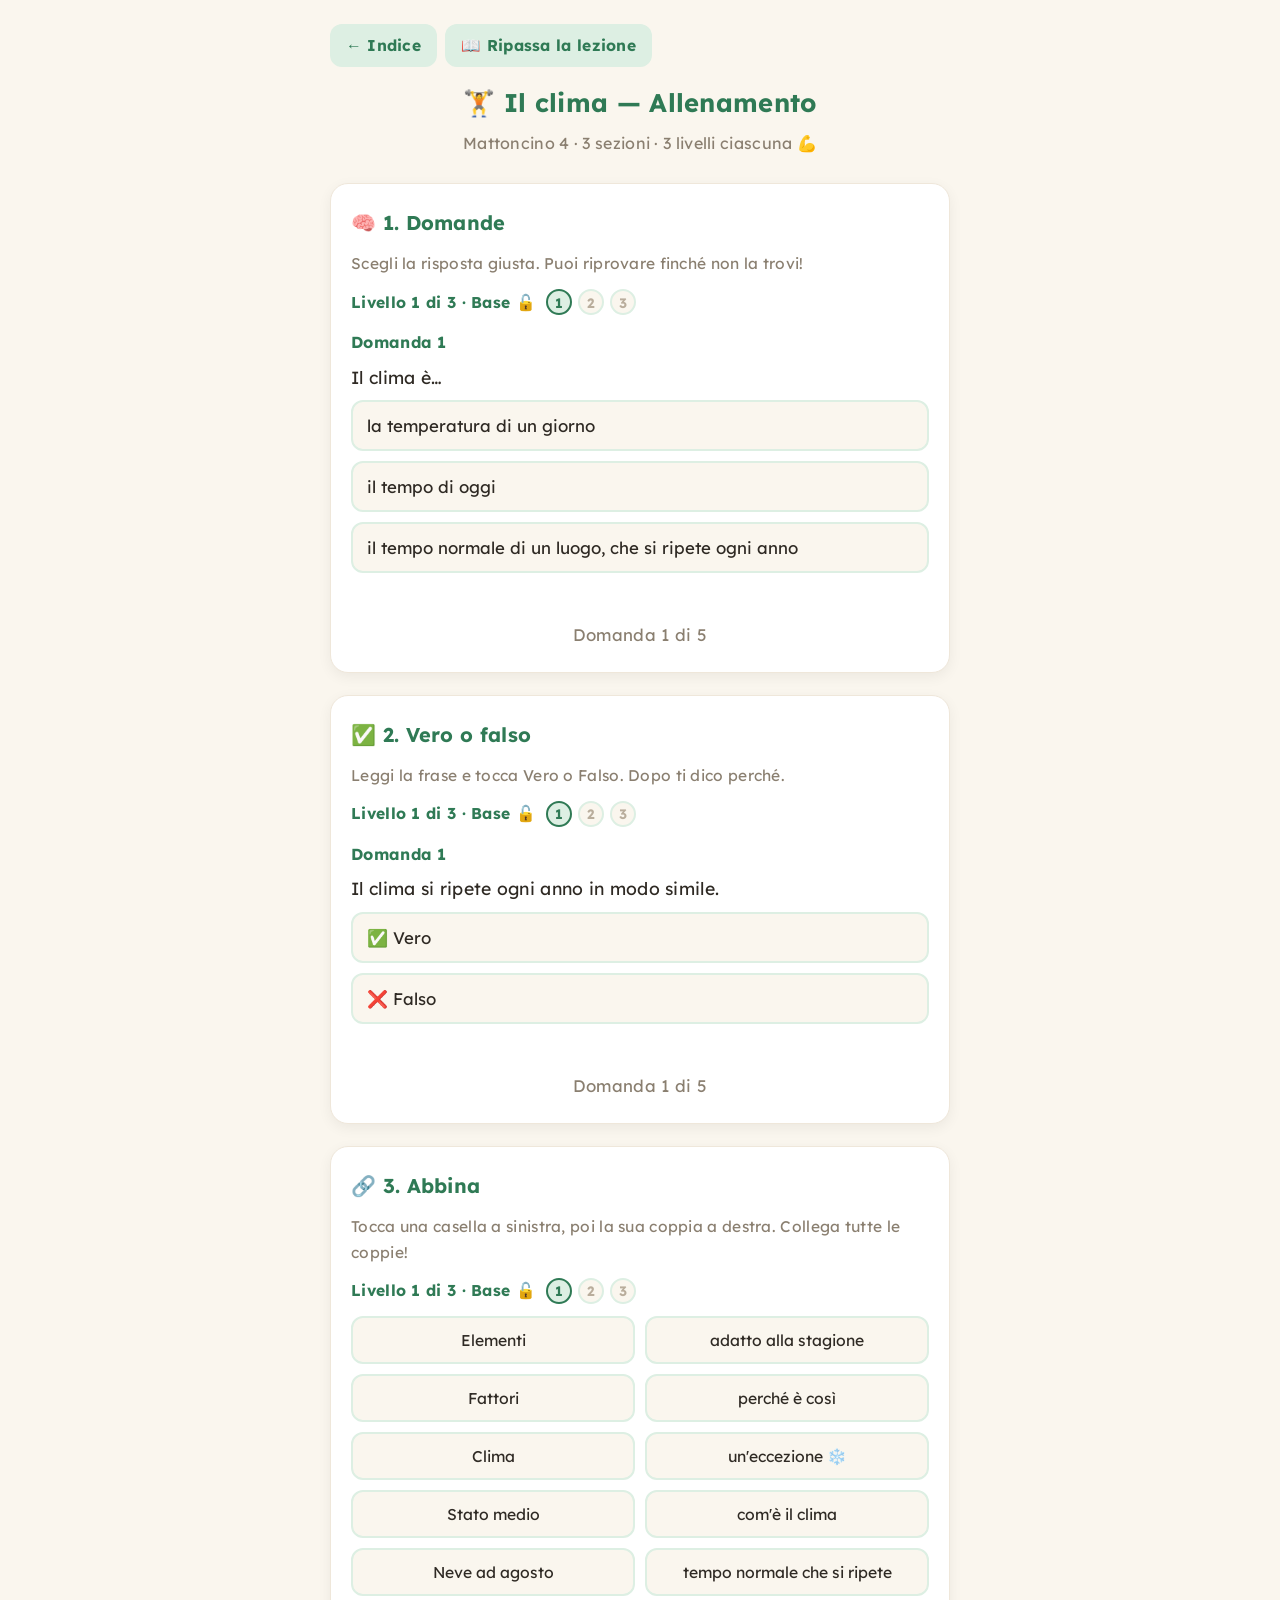
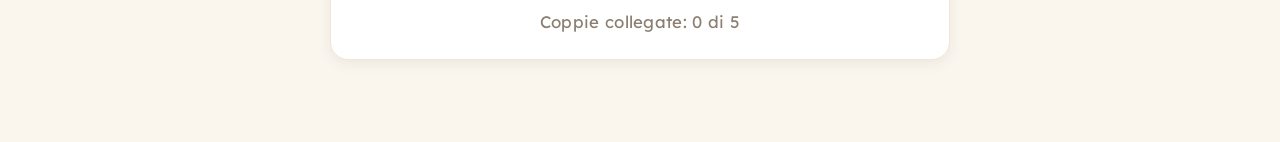
<file: clima-allenamento.html>
<!DOCTYPE html>
<html lang="it">
<head>
<meta charset="UTF-8">
<meta name="viewport" content="width=device-width, initial-scale=1.0">
<link rel="manifest" href="manifest.json">
<meta name="theme-color" content="#FAF6EE">
<meta name="apple-mobile-web-app-capable" content="yes">
<meta name="apple-mobile-web-app-status-bar-style" content="default">
<meta name="apple-mobile-web-app-title" content="Geografia di Irene">
<script src="alert.js"></script>
<link rel="apple-touch-icon" href="icon-180.png">
<link rel="icon" type="image/png" sizes="192x192" href="icon-192.png">
<title>Il clima — Allenamento</title>
<link rel="preconnect" href="https://fonts.googleapis.com">
<link rel="preconnect" href="https://fonts.gstatic.com" crossorigin>
<link href="https://fonts.googleapis.com/css2?family=Lexend:wght@400;600;700&display=swap" rel="stylesheet">
<style>
  :root{
    --bg:#FAF6EE; --card:#FFFFFF; --ink:#2F2A24;
    --accent:#2F7A55; --accent-soft:#DDEFE3;
    --green:#3E8E5A; --green-soft:#E2F0E6;
    --red:#C2492F; --red-soft:#F6E1DB;
    --blue:#3B6EA5; --blue-soft:#E2ECF5;
  }
  *{box-sizing:border-box;}
  body{margin:0; font-family:"Lexend","Trebuchet MS",Verdana,sans-serif;
    background:var(--bg); color:var(--ink); line-height:1.7; letter-spacing:0.3px; padding:24px 14px 60px;}
  .wrap{max-width:620px;margin:0 auto;}
  .back{display:inline-block;background:var(--accent-soft);color:var(--accent);text-decoration:none;border-radius:12px;padding:8px 16px;font-size:0.98rem;font-weight:bold;margin:0 8px 14px 0;}
  h1{color:var(--accent);font-size:1.6rem;text-align:center;margin:0 0 6px;}
  .sub{text-align:center;color:#8a7f70;margin:0 0 26px;font-size:1rem;}
  .card{background:var(--card);border-radius:18px;padding:22px 20px;margin-bottom:22px;
    box-shadow:0 4px 14px rgba(0,0,0,0.06);border:1px solid #efe7da;}
  .card h2{margin:0 0 10px;font-size:1.25rem;color:var(--accent);}
  .card .lead{color:#8a7f70;margin:0 0 12px;font-size:0.97rem;}
  .levelbar{margin:0 0 12px;}
  .lvrow{display:flex;align-items:center;gap:10px;flex-wrap:wrap;font-size:0.98rem;color:var(--accent);}
  .lvdots{display:inline-flex;gap:6px;}
  .lvdot{width:26px;height:26px;border-radius:50%;display:flex;align-items:center;justify-content:center;
    background:var(--bg);border:2px solid var(--accent-soft);color:#b9ad9c;font-size:0.85rem;font-weight:bold;}
  .lvdot.on{background:var(--accent-soft);border-color:var(--accent);color:var(--accent);}
  .ex{margin:14px 0;}
  .qnum{font-weight:bold;color:var(--accent);}
  .qtext{font-size:1.1rem;margin:6px 0 8px;}
  .options{display:flex;flex-direction:column;gap:10px;}
  .opt{background:var(--bg);border:2px solid var(--accent-soft);
    border-radius:12px;padding:13px 14px;font-size:1.05rem;cursor:pointer;
    text-align:left;font-family:inherit;color:var(--ink);transition:all .15s;}
  .opt:hover{border-color:var(--accent);}
  .opt.correct{background:var(--green-soft);border-color:var(--green);color:var(--green);font-weight:bold;}
  .opt.wrong{background:var(--red-soft);border-color:var(--red);color:var(--red);}
  .feedback{margin-top:10px;font-size:1.02rem;font-weight:bold;min-height:24px;}
  .feedback.ok{color:var(--green);}
  .feedback.no{color:var(--red);}
  .progress{text-align:center;font-size:1.05rem;margin:12px 0 0;color:#8a7f70;}
  .star{font-size:1.4rem;}
  .match-grid{display:grid;grid-template-columns:1fr 1fr;gap:10px;margin-top:6px;}
  .match-col{display:flex;flex-direction:column;gap:10px;}
  .match-btn{background:var(--bg);border:2px solid var(--accent-soft);border-radius:12px;
    padding:12px;font-size:0.98rem;cursor:pointer;font-family:inherit;color:var(--ink);
    display:flex;align-items:center;justify-content:center;text-align:center;gap:6px;transition:all .15s;}
  .match-btn:hover{border-color:var(--accent);}
  .match-btn.sel{border-color:var(--blue);background:var(--blue-soft);color:var(--blue);font-weight:bold;}
  .match-btn.done{background:var(--green-soft);border-color:var(--green);color:var(--green);font-weight:bold;cursor:default;opacity:0.85;}
  .match-btn.flash{border-color:var(--red);background:var(--red-soft);}
  .restart{display:inline-block;margin:12px auto 0;background:var(--accent);color:#fff;border:none;
    border-radius:12px;padding:11px 22px;font-size:1rem;cursor:pointer;font-family:inherit;}
</style>
</head>
<body>
<div class="wrap">
  <a class="back" href="index.html">&larr; Indice</a><a class="back" href="clima.html">📖 Ripassa la lezione</a>
  <h1>🏋️ Il clima — Allenamento</h1>
  <p class="sub">Mattoncino 4 · 3 sezioni · 3 livelli ciascuna 💪</p>

  <div class="card">
    <h2>🧠 1. Domande</h2>
    <p class="lead">Scegli la risposta giusta. Puoi riprovare finché non la trovi!</p>
    <div class="levelbar" id="quiz-level"></div>
    <div id="quiz-box"></div>
    <div class="progress" id="quiz-prog"></div>
  </div>

  <div class="card">
    <h2>✅ 2. Vero o falso</h2>
    <p class="lead">Leggi la frase e tocca Vero o Falso. Dopo ti dico perché.</p>
    <div class="levelbar" id="vf-level"></div>
    <div id="vf-box"></div>
    <div class="progress" id="vf-prog"></div>
  </div>

  <div class="card">
    <h2>🔗 3. Abbina</h2>
    <p class="lead">Tocca una casella a sinistra, poi la sua coppia a destra. Collega tutte le coppie!</p>
    <div class="levelbar" id="abbina-level"></div>
    <div class="match-grid" id="abbina-grid"></div>
    <div class="progress" id="abbina-prog"></div>
  </div>
</div>
<script>
window.ALLENAMENTO = {"quiz": [[{"q": "Il clima è…", "opts": ["il tempo normale di un luogo, che si ripete ogni anno", "il tempo di oggi", "la temperatura di un giorno"]}, {"q": "La neve ad agosto in pianura sarebbe…", "opts": ["un'eccezione", "normale", "un elemento del clima"]}, {"q": "Gli ELEMENTI del clima dicono…", "opts": ["com'è il clima", "perché il clima è così", "dove piove"]}, {"q": "I FATTORI del clima dicono…", "opts": ["perché il clima è così", "com'è il clima", "che ore sono"]}, {"q": "Quanti sono gli elementi climatici?", "opts": ["8", "10", "3"]}], [{"q": "Se sali in montagna la temperatura…", "opts": ["diminuisce", "aumenta", "resta uguale"]}, {"q": "Quale di questi è un ELEMENTO?", "opts": ["la temperatura", "l'altitudine", "le correnti marine"]}, {"q": "Quale di questi è un FATTORE?", "opts": ["l'altitudine", "le precipitazioni", "l'umidità"]}, {"q": "Il versante di una montagna esposto al sole si chiama…", "opts": ["solatìo", "bacìo", "nivale"]}, {"q": "Un lago profondo rende il clima…", "opts": ["più mite", "più freddo", "più secco"]}], [{"q": "Il clima di quasi tutta la Lombardia è…", "opts": ["continentale", "mediterraneo", "tropicale"]}, {"q": "Il clima continentale ha estati…", "opts": ["calde e afose", "fresche", "fredde con neve"]}, {"q": "Dove c'è il microclima mediterraneo?", "opts": ["sulle rive dei grandi laghi", "sulle Alpi", "in mezzo alla pianura"]}, {"q": "Quale pianta cresce sulle rive del Garda?", "opts": ["l'ulivo", "il pino mugo", "il muschio"]}, {"q": "Nel clima di alta montagna gli inverni sono…", "opts": ["lunghi e freddissimi", "miti e corti", "caldi"]}]], "vf": [[{"q": "Il clima si ripete ogni anno in modo simile.", "v": true, "perche": "Per esempio la nebbia torna ogni autunno."}, {"q": "Il clima è il tempo di un solo giorno.", "v": false, "perche": "Quello è il tempo atmosferico; il clima è la media."}, {"q": "Gli elementi climatici sono 8.", "v": true, "perche": "Temperatura, umidità, pressione, sole, precipitazioni..."}, {"q": "I fattori climatici sono 3.", "v": false, "perche": "Sono 10."}, {"q": "La temperatura è un elemento del clima.", "v": true, "perche": "Si misura, quindi è un elemento."}], [{"q": "Più si sale, più fa freddo.", "v": true, "perche": "È il fattore altitudine."}, {"q": "Più si va verso nord, più fa caldo.", "v": false, "perche": "Fa più freddo: è il fattore latitudine."}, {"q": "Il versante in ombra si chiama bacìo.", "v": true, "perche": "Quello al sole si chiama solatìo."}, {"q": "I boschi rendono il clima più umido.", "v": true, "perche": "È il fattore copertura vegetale."}, {"q": "L'uomo non può cambiare il clima.", "v": false, "perche": "Può: disboscamento, anidride carbonica."}], [{"q": "La Lombardia ha tre climi diversi.", "v": true, "perche": "Alta montagna, continentale, mediterraneo."}, {"q": "In pianura d'inverno c'è spesso la nebbia.", "v": true, "perche": "È il clima continentale."}, {"q": "Il microclima mediterraneo è sulle Alpi.", "v": false, "perche": "È sulle rive dei grandi laghi."}, {"q": "Sui laghi gli inverni sono miti.", "v": true, "perche": "I laghi profondi scaldano l'aria."}, {"q": "In alta montagna le piante cambiano a fasce.", "v": true, "perche": "Conifere, pascoli, muschi, ghiacciai."}]], "abbina": [[{"l": "Elementi", "r": "com'è il clima"}, {"l": "Fattori", "r": "perché è così"}, {"l": "Clima", "r": "tempo normale che si ripete"}, {"l": "Stato medio", "r": "adatto alla stagione"}, {"l": "Neve ad agosto", "r": "un'eccezione ❄️"}], [{"l": "Altitudine", "r": "salendo fa più freddo"}, {"l": "Latitudine", "r": "verso nord fa più freddo"}, {"l": "Solatìo", "r": "versante al sole ☀️"}, {"l": "Bacìo", "r": "versante in ombra"}, {"l": "Lago profondo", "r": "clima più mite"}], [{"l": "Alta montagna", "r": "inverni lunghi e neve"}, {"l": "Continentale", "r": "nebbia ed estati afose"}, {"l": "Mediterraneo", "r": "ulivi sui laghi 🫒"}, {"l": "Conifere", "r": "alberi con gli aghi"}, {"l": "Latifoglie", "r": "alberi con foglie larghe"}]]};
</script>
<script src="allenamento.js"></script>
<script>
  if ('serviceWorker' in navigator) { navigator.serviceWorker.register('./service-worker.js'); }
</script>
</body>
</html>
</file>
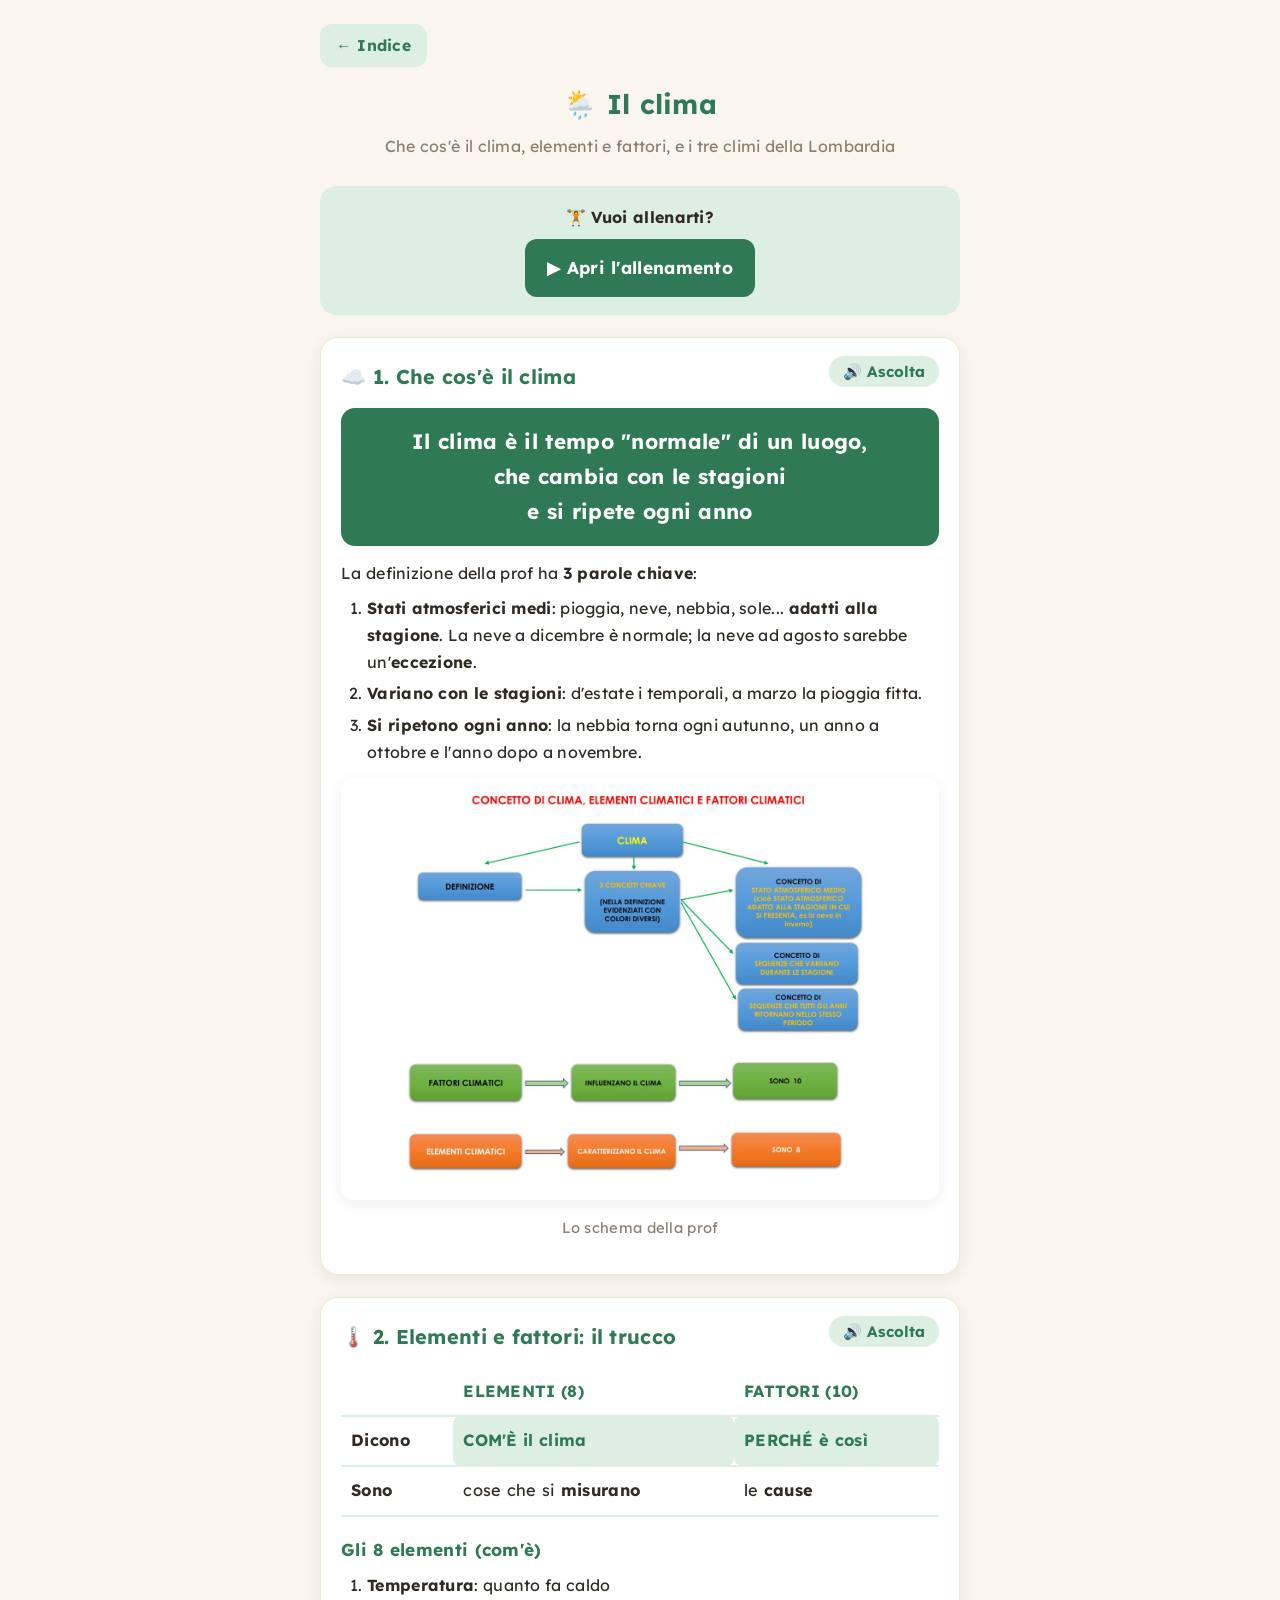
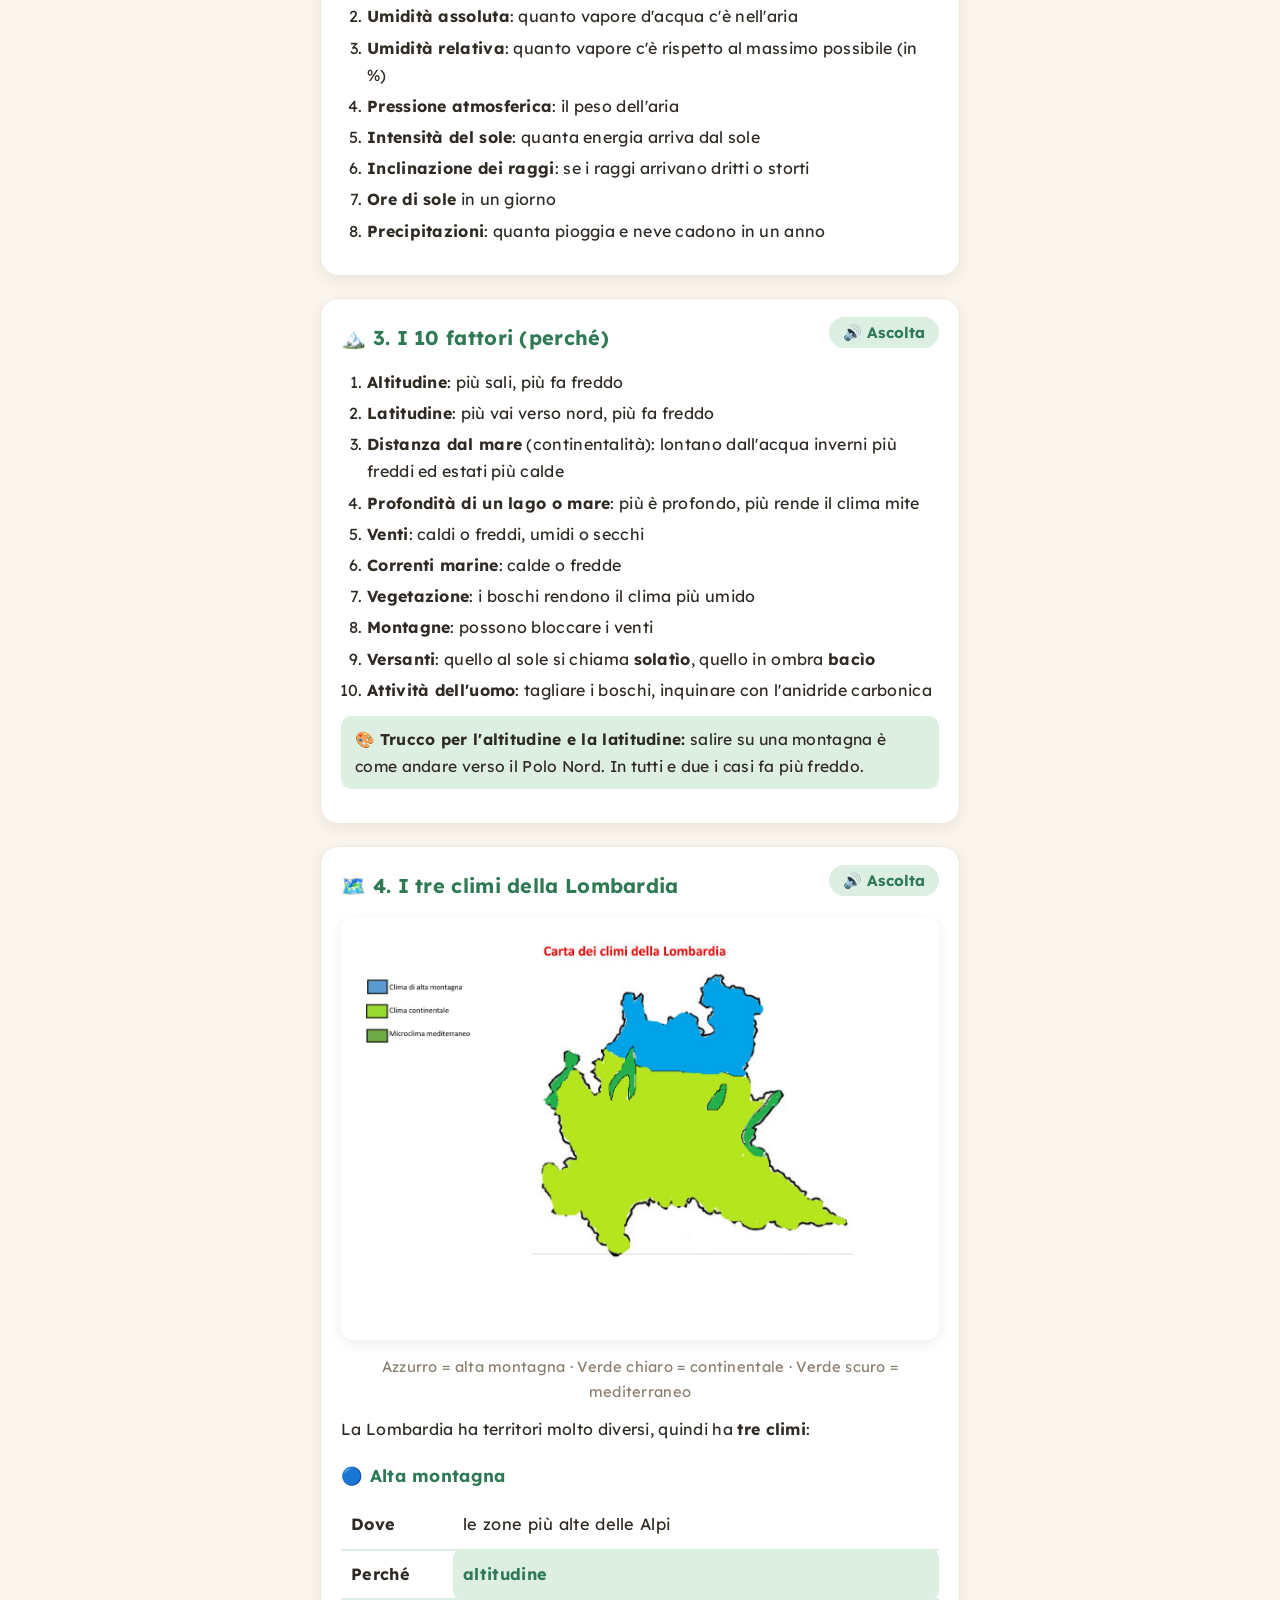
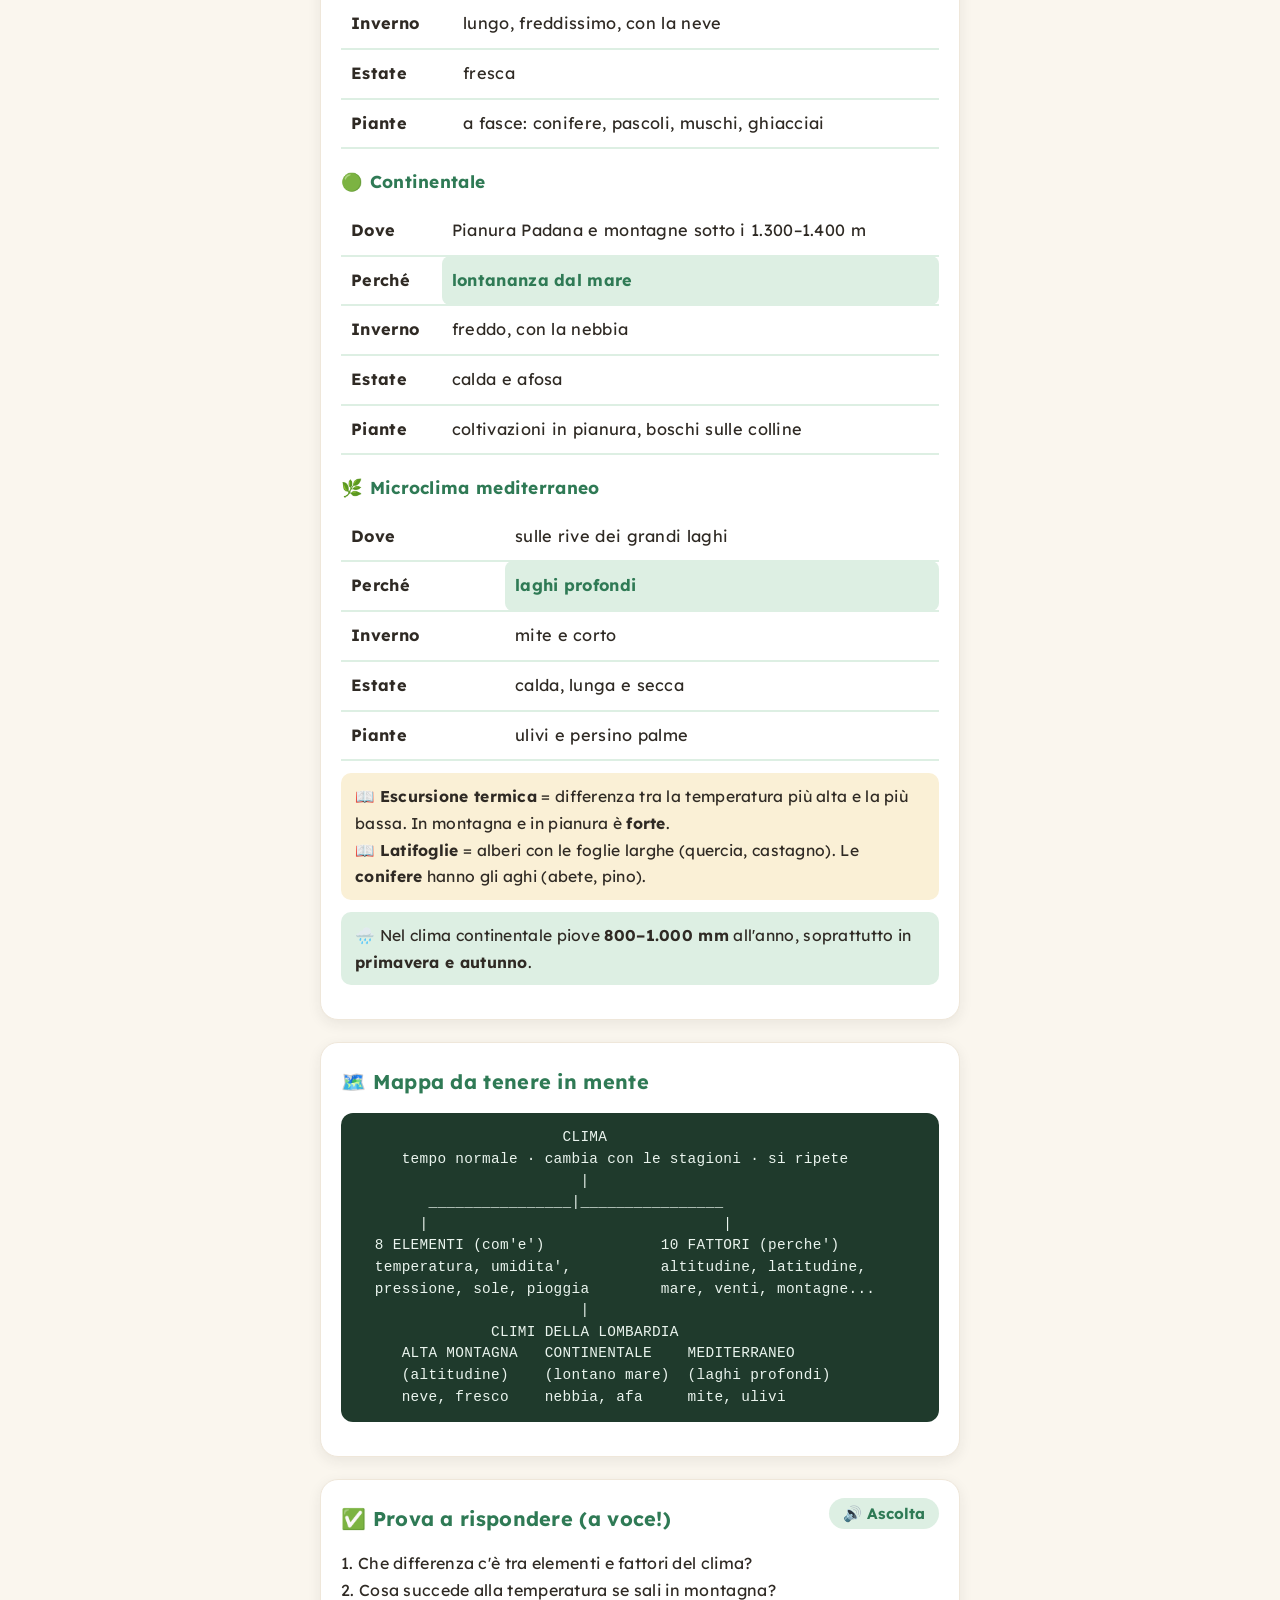
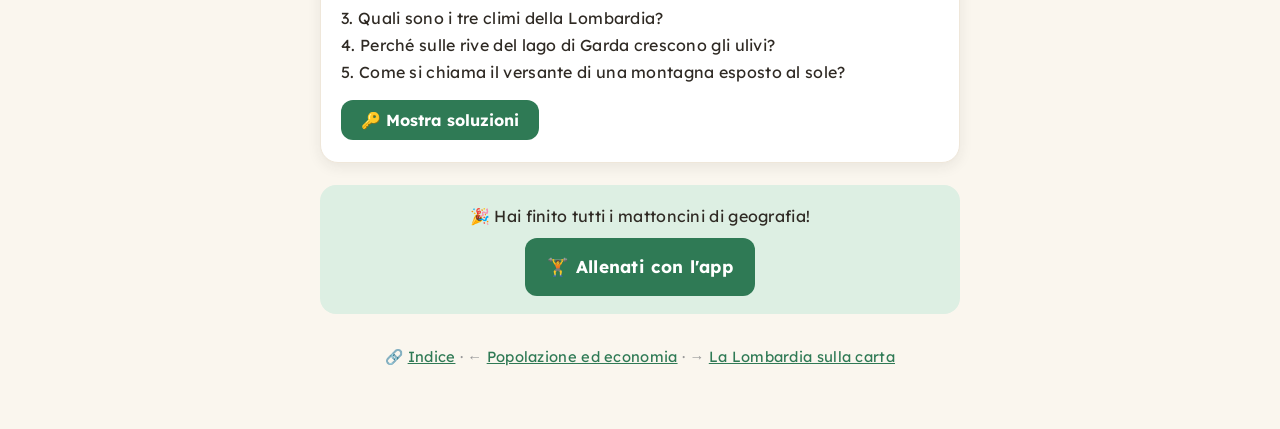
<file: clima.html>
<!DOCTYPE html>
<html lang="it">
<head>
<meta charset="UTF-8">
<meta name="viewport" content="width=device-width, initial-scale=1.0">
<title>Geografia - Il clima</title>
<link rel="manifest" href="manifest.json">
<script src="alert.js"></script>
<meta name="theme-color" content="#FAF6EE">
<meta name="apple-mobile-web-app-capable" content="yes">
<meta name="apple-mobile-web-app-title" content="Geografia di Irene">
<link rel="apple-touch-icon" href="icon-180.png">
<link rel="preconnect" href="https://fonts.googleapis.com">
<link rel="preconnect" href="https://fonts.gstatic.com" crossorigin>
<link href="https://fonts.googleapis.com/css2?family=Lexend:wght@400;500;600;700&display=swap" rel="stylesheet">
<link rel="stylesheet" href="style.css">
</head>
<body>
<div class="wrap">
  <a class="backbtn" href="index.html">← Indice</a>
  <h1>🌦️ Il clima</h1>
  <p class="sub">Che cos'è il clima, elementi e fattori, e i tre climi della Lombardia</p>

  <div class="allena">
    🏋️ <b>Vuoi allenarti?</b><br>
    <a href="clima-allenamento.html">▶ Apri l'allenamento</a>
  </div>

  <div class="card">
    <h2>☁️ 1. Che cos'è il clima</h2>
    <div class="formula">Il clima è il tempo "normale" di un luogo,<br>che cambia con le stagioni<br>e si ripete ogni anno</div>
    <p>La definizione della prof ha <b>3 parole chiave</b>:</p>
    <ol>
      <li><b>Stati atmosferici medi</b>: pioggia, neve, nebbia, sole... <b>adatti alla stagione</b>. La neve a dicembre è normale; la neve ad agosto sarebbe un'<b>eccezione</b>.</li>
      <li><b>Variano con le stagioni</b>: d'estate i temporali, a marzo la pioggia fitta.</li>
      <li><b>Si ripetono ogni anno</b>: la nebbia torna ogni autunno, un anno a ottobre e l'anno dopo a novembre.</li>
    </ol>
    <figure class="fig"><img src="img/clima-schema.jpg" alt="Schema della prof: clima, elementi e fattori" loading="lazy"><figcaption>Lo schema della prof</figcaption></figure>
  </div>

  <div class="card">
    <h2>🌡️ 2. Elementi e fattori: il trucco</h2>
    <table>
      <tr><th></th><th>ELEMENTI (8)</th><th>FATTORI (10)</th></tr>
      <tr><td><b>Dicono</b></td><td class="hl">COM'È il clima</td><td class="hl">PERCHÉ è così</td></tr>
      <tr><td><b>Sono</b></td><td>cose che si <b>misurano</b></td><td>le <b>cause</b></td></tr>
    </table>
    <h3>Gli 8 elementi (com'è)</h3>
    <ol>
      <li><b>Temperatura</b>: quanto fa caldo</li>
      <li><b>Umidità assoluta</b>: quanto vapore d'acqua c'è nell'aria</li>
      <li><b>Umidità relativa</b>: quanto vapore c'è rispetto al massimo possibile (in %)</li>
      <li><b>Pressione atmosferica</b>: il peso dell'aria</li>
      <li><b>Intensità del sole</b>: quanta energia arriva dal sole</li>
      <li><b>Inclinazione dei raggi</b>: se i raggi arrivano dritti o storti</li>
      <li><b>Ore di sole</b> in un giorno</li>
      <li><b>Precipitazioni</b>: quanta pioggia e neve cadono in un anno</li>
    </ol>
  </div>

  <div class="card">
    <h2>🏔️ 3. I 10 fattori (perché)</h2>
    <ol>
      <li><b>Altitudine</b>: più sali, più fa freddo</li>
      <li><b>Latitudine</b>: più vai verso nord, più fa freddo</li>
      <li><b>Distanza dal mare</b> (continentalità): lontano dall'acqua inverni più freddi ed estati più calde</li>
      <li><b>Profondità di un lago o mare</b>: più è profondo, più rende il clima mite</li>
      <li><b>Venti</b>: caldi o freddi, umidi o secchi</li>
      <li><b>Correnti marine</b>: calde o fredde</li>
      <li><b>Vegetazione</b>: i boschi rendono il clima più umido</li>
      <li><b>Montagne</b>: possono bloccare i venti</li>
      <li><b>Versanti</b>: quello al sole si chiama <b>solatìo</b>, quello in ombra <b>bacìo</b></li>
      <li><b>Attività dell'uomo</b>: tagliare i boschi, inquinare con l'anidride carbonica</li>
    </ol>
    <div class="tip">🎨 <b>Trucco per l'altitudine e la latitudine:</b> salire su una montagna è come andare verso il Polo Nord. In tutti e due i casi fa più freddo.</div>
  </div>

  <div class="card">
    <h2>🗺️ 4. I tre climi della Lombardia</h2>
    <figure class="fig"><img src="img/clima-carta.jpg" alt="Carta dei climi della Lombardia" loading="lazy"><figcaption>Azzurro = alta montagna · Verde chiaro = continentale · Verde scuro = mediterraneo</figcaption></figure>
    <p>La Lombardia ha territori molto diversi, quindi ha <b>tre climi</b>:</p>
    <h3>🔵 Alta montagna</h3>
    <table>
      <tr><td><b>Dove</b></td><td>le zone più alte delle Alpi</td></tr>
      <tr><td><b>Perché</b></td><td class="hl">altitudine</td></tr>
      <tr><td><b>Inverno</b></td><td>lungo, freddissimo, con la neve</td></tr>
      <tr><td><b>Estate</b></td><td>fresca</td></tr>
      <tr><td><b>Piante</b></td><td>a fasce: conifere, pascoli, muschi, ghiacciai</td></tr>
    </table>
    <h3>🟢 Continentale</h3>
    <table>
      <tr><td><b>Dove</b></td><td>Pianura Padana e montagne sotto i 1.300–1.400 m</td></tr>
      <tr><td><b>Perché</b></td><td class="hl">lontananza dal mare</td></tr>
      <tr><td><b>Inverno</b></td><td>freddo, con la nebbia</td></tr>
      <tr><td><b>Estate</b></td><td>calda e afosa</td></tr>
      <tr><td><b>Piante</b></td><td>coltivazioni in pianura, boschi sulle colline</td></tr>
    </table>
    <h3>🌿 Microclima mediterraneo</h3>
    <table>
      <tr><td><b>Dove</b></td><td>sulle rive dei grandi laghi</td></tr>
      <tr><td><b>Perché</b></td><td class="hl">laghi profondi</td></tr>
      <tr><td><b>Inverno</b></td><td>mite e corto</td></tr>
      <tr><td><b>Estate</b></td><td>calda, lunga e secca</td></tr>
      <tr><td><b>Piante</b></td><td>ulivi e persino palme</td></tr>
    </table>
    <div class="parola">📖 <b>Escursione termica</b> = differenza tra la temperatura più alta e la più bassa. In montagna e in pianura è <b>forte</b>.<br>📖 <b>Latifoglie</b> = alberi con le foglie larghe (quercia, castagno). Le <b>conifere</b> hanno gli aghi (abete, pino).</div>
    <div class="tip">🌧️ Nel clima continentale piove <b>800–1.000 mm</b> all'anno, soprattutto in <b>primavera e autunno</b>.</div>
  </div>

  <div class="card" data-no-voce>
    <h2>🗺️ Mappa da tenere in mente</h2>
    <pre>                       CLIMA
     tempo normale · cambia con le stagioni · si ripete
                         |
        ________________|________________
       |                                 |
  8 ELEMENTI (com'e')             10 FATTORI (perche')
  temperatura, umidita',          altitudine, latitudine,
  pressione, sole, pioggia        mare, venti, montagne...
                         |
               CLIMI DELLA LOMBARDIA
     ALTA MONTAGNA   CONTINENTALE    MEDITERRANEO
     (altitudine)    (lontano mare)  (laghi profondi)
     neve, fresco    nebbia, afa     mite, ulivi</pre>
  </div>

  <div class="card">
    <h2>✅ Prova a rispondere (a voce!)</h2>
    <p>1. Che differenza c'è tra elementi e fattori del clima?<br>
       2. Cosa succede alla temperatura se sali in montagna?<br>
       3. Quali sono i tre climi della Lombardia?<br>
       4. Perché sulle rive del lago di Garda crescono gli ulivi?<br>
       5. Come si chiama il versante di una montagna esposto al sole?</p>
    <button class="solbtn" onclick="toggleSol('sol1', this)">🔑 Mostra soluzioni</button>
    <div class="sol" id="sol1">
      <div class="tip-green">1. gli <b>elementi</b> dicono com'è il clima, i <b>fattori</b> perché è così · 2. <b>diminuisce</b>, fa più freddo · 3. <b>alta montagna, continentale, microclima mediterraneo</b> · 4. perché il lago è <b>profondo</b> e rende il clima <b>mite</b> · 5. <b>solatìo</b></div>
    </div>
  </div>

  <div class="allena">
    🎉 Hai finito tutti i mattoncini di geografia!<br>
    <a href="clima-allenamento.html">🏋️ Allenati con l'app</a>
  </div>

  <footer>🔗 <a href="index.html">Indice</a> · ← <a href="economia.html">Popolazione ed economia</a> · → <a href="carta.html">La Lombardia sulla carta</a></footer>
</div>
<script src="app.js"></script>
<script>
  if ('serviceWorker' in navigator) { navigator.serviceWorker.register('./service-worker.js'); }
</script>
</body>
</html>
</file>
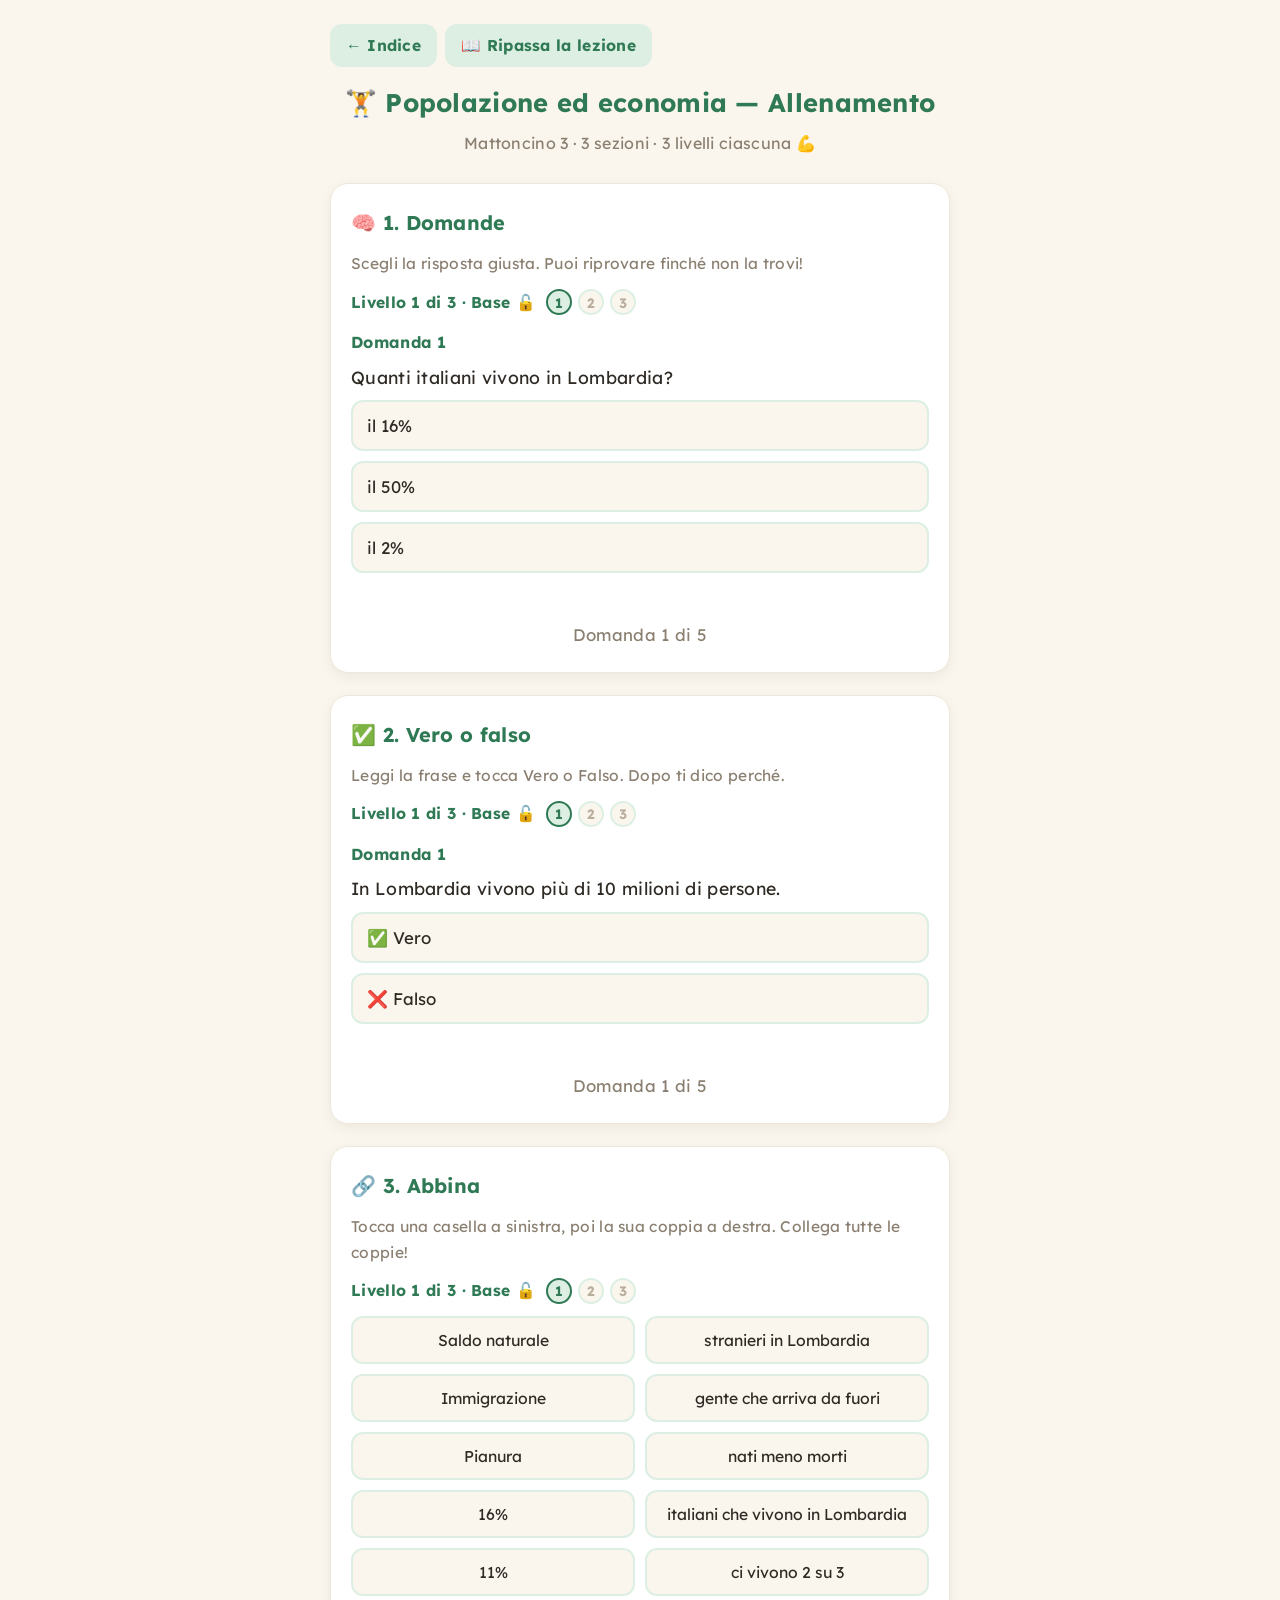
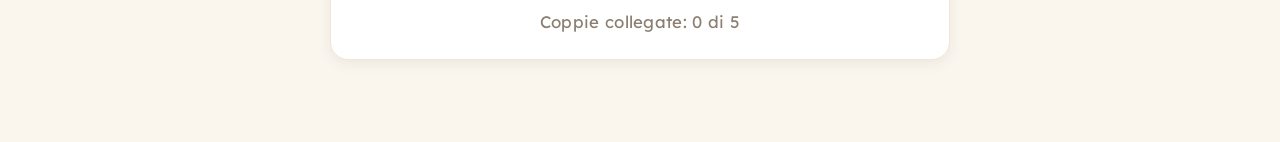
<file: economia-allenamento.html>
<!DOCTYPE html>
<html lang="it">
<head>
<meta charset="UTF-8">
<meta name="viewport" content="width=device-width, initial-scale=1.0">
<link rel="manifest" href="manifest.json">
<meta name="theme-color" content="#FAF6EE">
<meta name="apple-mobile-web-app-capable" content="yes">
<meta name="apple-mobile-web-app-status-bar-style" content="default">
<meta name="apple-mobile-web-app-title" content="Geografia di Irene">
<script src="alert.js"></script>
<link rel="apple-touch-icon" href="icon-180.png">
<link rel="icon" type="image/png" sizes="192x192" href="icon-192.png">
<title>Popolazione ed economia — Allenamento</title>
<link rel="preconnect" href="https://fonts.googleapis.com">
<link rel="preconnect" href="https://fonts.gstatic.com" crossorigin>
<link href="https://fonts.googleapis.com/css2?family=Lexend:wght@400;600;700&display=swap" rel="stylesheet">
<style>
  :root{
    --bg:#FAF6EE; --card:#FFFFFF; --ink:#2F2A24;
    --accent:#2F7A55; --accent-soft:#DDEFE3;
    --green:#3E8E5A; --green-soft:#E2F0E6;
    --red:#C2492F; --red-soft:#F6E1DB;
    --blue:#3B6EA5; --blue-soft:#E2ECF5;
  }
  *{box-sizing:border-box;}
  body{margin:0; font-family:"Lexend","Trebuchet MS",Verdana,sans-serif;
    background:var(--bg); color:var(--ink); line-height:1.7; letter-spacing:0.3px; padding:24px 14px 60px;}
  .wrap{max-width:620px;margin:0 auto;}
  .back{display:inline-block;background:var(--accent-soft);color:var(--accent);text-decoration:none;border-radius:12px;padding:8px 16px;font-size:0.98rem;font-weight:bold;margin:0 8px 14px 0;}
  h1{color:var(--accent);font-size:1.6rem;text-align:center;margin:0 0 6px;}
  .sub{text-align:center;color:#8a7f70;margin:0 0 26px;font-size:1rem;}
  .card{background:var(--card);border-radius:18px;padding:22px 20px;margin-bottom:22px;
    box-shadow:0 4px 14px rgba(0,0,0,0.06);border:1px solid #efe7da;}
  .card h2{margin:0 0 10px;font-size:1.25rem;color:var(--accent);}
  .card .lead{color:#8a7f70;margin:0 0 12px;font-size:0.97rem;}
  .levelbar{margin:0 0 12px;}
  .lvrow{display:flex;align-items:center;gap:10px;flex-wrap:wrap;font-size:0.98rem;color:var(--accent);}
  .lvdots{display:inline-flex;gap:6px;}
  .lvdot{width:26px;height:26px;border-radius:50%;display:flex;align-items:center;justify-content:center;
    background:var(--bg);border:2px solid var(--accent-soft);color:#b9ad9c;font-size:0.85rem;font-weight:bold;}
  .lvdot.on{background:var(--accent-soft);border-color:var(--accent);color:var(--accent);}
  .ex{margin:14px 0;}
  .qnum{font-weight:bold;color:var(--accent);}
  .qtext{font-size:1.1rem;margin:6px 0 8px;}
  .options{display:flex;flex-direction:column;gap:10px;}
  .opt{background:var(--bg);border:2px solid var(--accent-soft);
    border-radius:12px;padding:13px 14px;font-size:1.05rem;cursor:pointer;
    text-align:left;font-family:inherit;color:var(--ink);transition:all .15s;}
  .opt:hover{border-color:var(--accent);}
  .opt.correct{background:var(--green-soft);border-color:var(--green);color:var(--green);font-weight:bold;}
  .opt.wrong{background:var(--red-soft);border-color:var(--red);color:var(--red);}
  .feedback{margin-top:10px;font-size:1.02rem;font-weight:bold;min-height:24px;}
  .feedback.ok{color:var(--green);}
  .feedback.no{color:var(--red);}
  .progress{text-align:center;font-size:1.05rem;margin:12px 0 0;color:#8a7f70;}
  .star{font-size:1.4rem;}
  .match-grid{display:grid;grid-template-columns:1fr 1fr;gap:10px;margin-top:6px;}
  .match-col{display:flex;flex-direction:column;gap:10px;}
  .match-btn{background:var(--bg);border:2px solid var(--accent-soft);border-radius:12px;
    padding:12px;font-size:0.98rem;cursor:pointer;font-family:inherit;color:var(--ink);
    display:flex;align-items:center;justify-content:center;text-align:center;gap:6px;transition:all .15s;}
  .match-btn:hover{border-color:var(--accent);}
  .match-btn.sel{border-color:var(--blue);background:var(--blue-soft);color:var(--blue);font-weight:bold;}
  .match-btn.done{background:var(--green-soft);border-color:var(--green);color:var(--green);font-weight:bold;cursor:default;opacity:0.85;}
  .match-btn.flash{border-color:var(--red);background:var(--red-soft);}
  .restart{display:inline-block;margin:12px auto 0;background:var(--accent);color:#fff;border:none;
    border-radius:12px;padding:11px 22px;font-size:1rem;cursor:pointer;font-family:inherit;}
</style>
</head>
<body>
<div class="wrap">
  <a class="back" href="index.html">&larr; Indice</a><a class="back" href="economia.html">📖 Ripassa la lezione</a>
  <h1>🏋️ Popolazione ed economia — Allenamento</h1>
  <p class="sub">Mattoncino 3 · 3 sezioni · 3 livelli ciascuna 💪</p>

  <div class="card">
    <h2>🧠 1. Domande</h2>
    <p class="lead">Scegli la risposta giusta. Puoi riprovare finché non la trovi!</p>
    <div class="levelbar" id="quiz-level"></div>
    <div id="quiz-box"></div>
    <div class="progress" id="quiz-prog"></div>
  </div>

  <div class="card">
    <h2>✅ 2. Vero o falso</h2>
    <p class="lead">Leggi la frase e tocca Vero o Falso. Dopo ti dico perché.</p>
    <div class="levelbar" id="vf-level"></div>
    <div id="vf-box"></div>
    <div class="progress" id="vf-prog"></div>
  </div>

  <div class="card">
    <h2>🔗 3. Abbina</h2>
    <p class="lead">Tocca una casella a sinistra, poi la sua coppia a destra. Collega tutte le coppie!</p>
    <div class="levelbar" id="abbina-level"></div>
    <div class="match-grid" id="abbina-grid"></div>
    <div class="progress" id="abbina-prog"></div>
  </div>
</div>
<script>
window.ALLENAMENTO = {"quiz": [[{"q": "Quanti italiani vivono in Lombardia?", "opts": ["il 16%", "il 50%", "il 2%"]}, {"q": "Dove vive la maggior parte dei lombardi?", "opts": ["in pianura", "in montagna", "in collina"]}, {"q": "Che cos'è il saldo naturale?", "opts": ["nati meno morti", "arrivati meno partiti", "uomini meno donne"]}, {"q": "Dal 2012 in Lombardia…", "opts": ["muoiono più persone di quante ne nascano", "nascono più bambini di prima", "non cambia niente"]}, {"q": "Perché gli abitanti continuano ad aumentare?", "opts": ["per l'immigrazione", "per le tante nascite", "perché nessuno muore"]}], [{"q": "Quanta ricchezza italiana produce la Lombardia?", "opts": ["circa 1/5", "la metà", "quasi niente"]}, {"q": "In quale settore lavora più gente?", "opts": ["terziario (servizi)", "primario (agricoltura)", "secondario (industria)"]}, {"q": "Quanti lavorano nell'agricoltura?", "opts": ["l'1%", "il 30%", "il 68%"]}, {"q": "Il settore secondario è…", "opts": ["l'industria", "l'agricoltura", "il turismo"]}, {"q": "Milano è una delle sei capitali…", "opts": ["economiche d'Europa", "dello sport", "della moda antica"]}], [{"q": "La Lombardia produce il 42% del…", "opts": ["riso italiano", "vino francese", "petrolio"]}, {"q": "Dove sono soprattutto le industrie?", "opts": ["in pianura, da Varese a Brescia", "sulle Alpi", "solo a Mantova"]}, {"q": "In montagna, a Sondrio, ci sono soprattutto…", "opts": ["centrali idroelettriche", "raffinerie", "fabbriche di auto"]}, {"q": "Che cosa c'è a Milano?", "opts": ["la Borsa Italiana", "il Parlamento", "il Vaticano"]}, {"q": "Il turismo d'affari (fiere, congressi) è forte soprattutto…", "opts": ["a Milano", "a Sondrio", "a Livigno"]}]], "vf": [[{"q": "In Lombardia vivono più di 10 milioni di persone.", "v": true, "perche": "È la regione più popolata d'Italia."}, {"q": "La maggior parte dei lombardi vive in montagna.", "v": false, "perche": "2 su 3 vivono in pianura."}, {"q": "Gli stranieri sono circa l'11% degli abitanti.", "v": true, "perche": "Più di un milione di persone."}, {"q": "Oggi in Lombardia nascono più bambini di quante persone muoiano.", "v": false, "perche": "Dal 2012 è il contrario."}, {"q": "La popolazione cresce grazie all'immigrazione.", "v": true, "perche": "Arriva gente da altre regioni e paesi."}], [{"q": "La Lombardia è la prima regione d'Italia per economia.", "v": true, "perche": "Produce circa 1/5 della ricchezza."}, {"q": "Quasi 7 lavoratori su 10 sono nei servizi.", "v": true, "perche": "Il terziario è il 68,6%."}, {"q": "Nell'industria lavora il 90% delle persone.", "v": false, "perche": "Nell'industria lavora circa il 30%."}, {"q": "Il primario è l'agricoltura e l'allevamento.", "v": true, "perche": "In Lombardia ci lavora solo l'1%."}, {"q": "Le imprese lombarde sono quasi tutte grandissime.", "v": false, "perche": "Più del 99% sono piccole."}], [{"q": "La Lombardia è la prima regione agricola d'Italia.", "v": true, "perche": "Latte, riso, carne di maiale."}, {"q": "Il riso si coltiva soprattutto verso Pavia.", "v": true, "perche": "Nella pianura irrigua."}, {"q": "Le industrie sono soprattutto sulle Alpi.", "v": false, "perche": "Sono soprattutto in pianura."}, {"q": "Bormio e Livigno sono località di montagna.", "v": true, "perche": "Ci si va a sciare."}, {"q": "Sirmione e Desenzano sono sul lago di Garda.", "v": true, "perche": "Turismo sui laghi."}]], "abbina": [[{"l": "Saldo naturale", "r": "nati meno morti"}, {"l": "Immigrazione", "r": "gente che arriva da fuori"}, {"l": "Pianura", "r": "ci vivono 2 su 3"}, {"l": "16%", "r": "italiani che vivono in Lombardia"}, {"l": "11%", "r": "stranieri in Lombardia"}], [{"l": "Primario", "r": "agricoltura 🌾"}, {"l": "Secondario", "r": "industria 🏭"}, {"l": "Terziario", "r": "servizi 🏦"}, {"l": "1%", "r": "chi lavora nei campi"}, {"l": "68,6%", "r": "chi lavora nei servizi"}], [{"l": "Pavia", "r": "riso 🍚"}, {"l": "Sondrio", "r": "centrali idroelettriche"}, {"l": "Milano", "r": "Borsa Italiana"}, {"l": "Bormio", "r": "turismo di montagna ⛷️"}, {"l": "Sirmione", "r": "turismo sul lago"}]]};
</script>
<script src="allenamento.js"></script>
<script>
  if ('serviceWorker' in navigator) { navigator.serviceWorker.register('./service-worker.js'); }
</script>
</body>
</html>
</file>
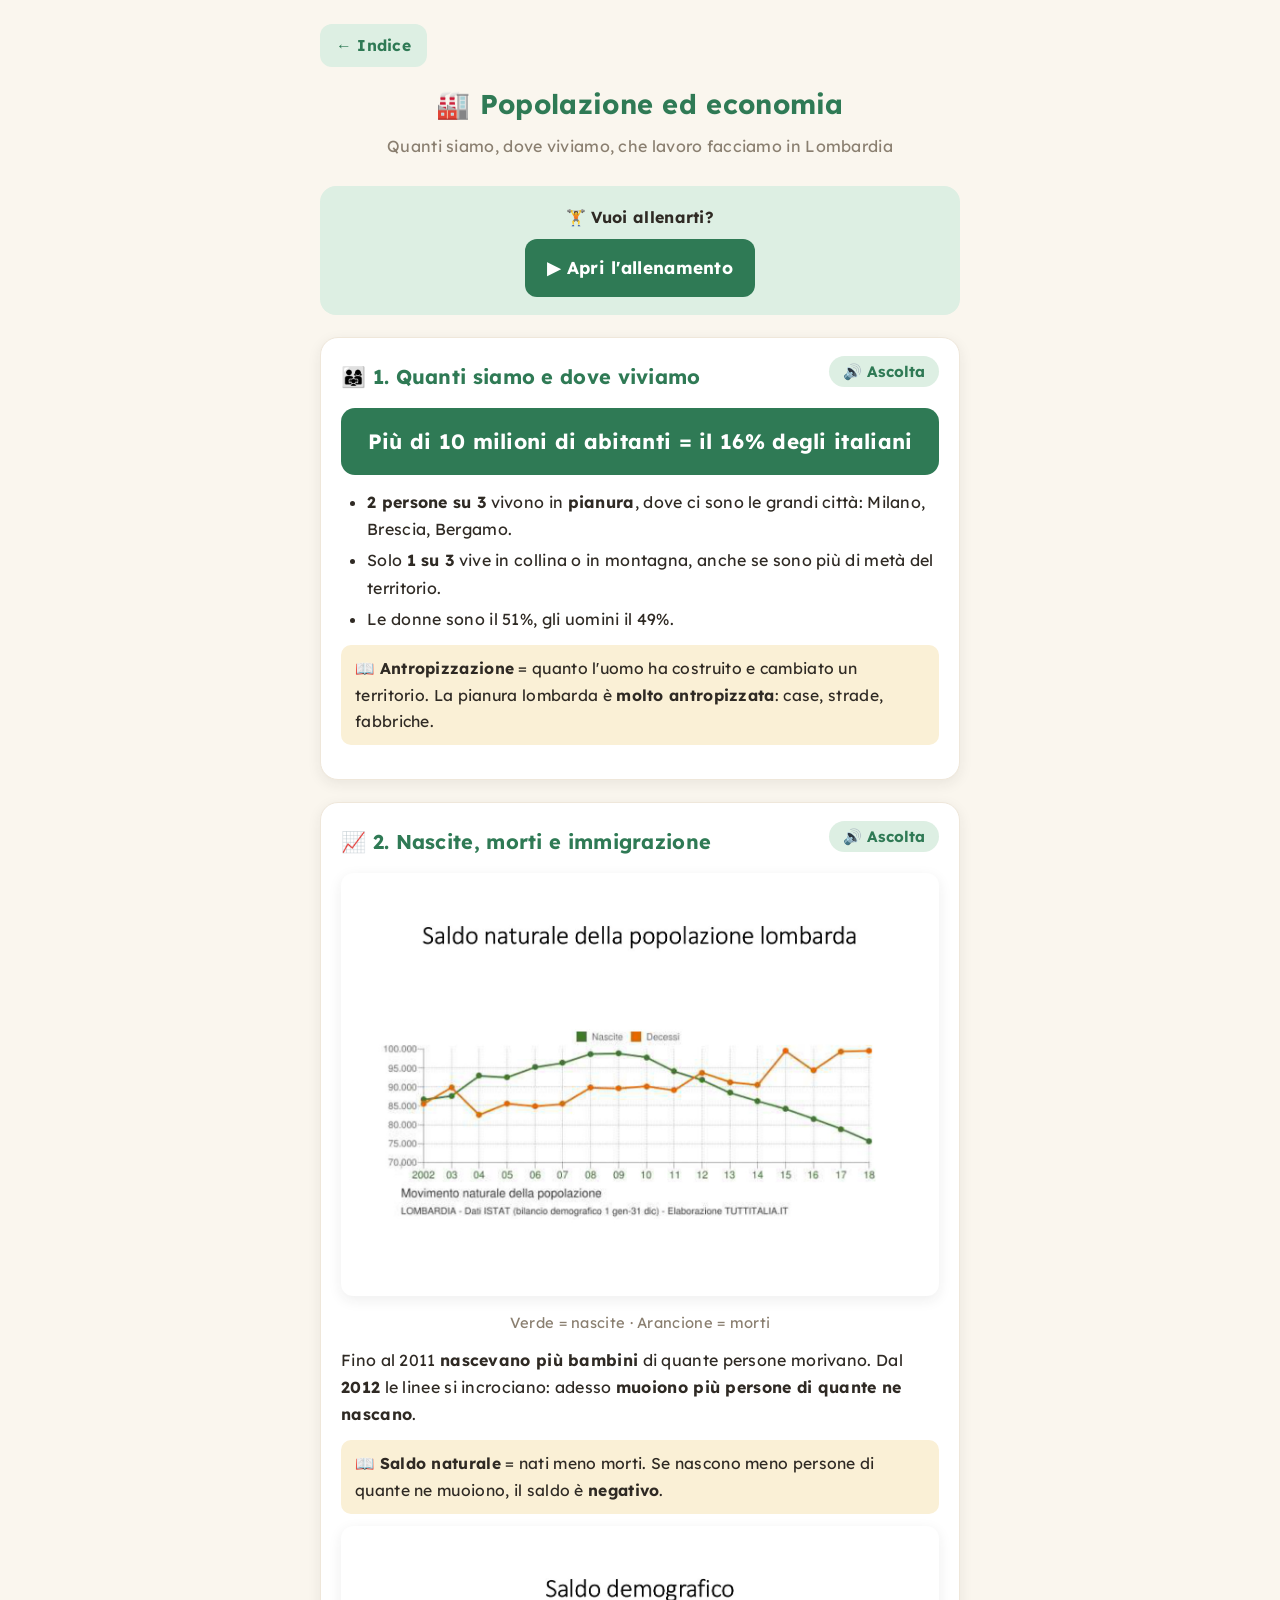
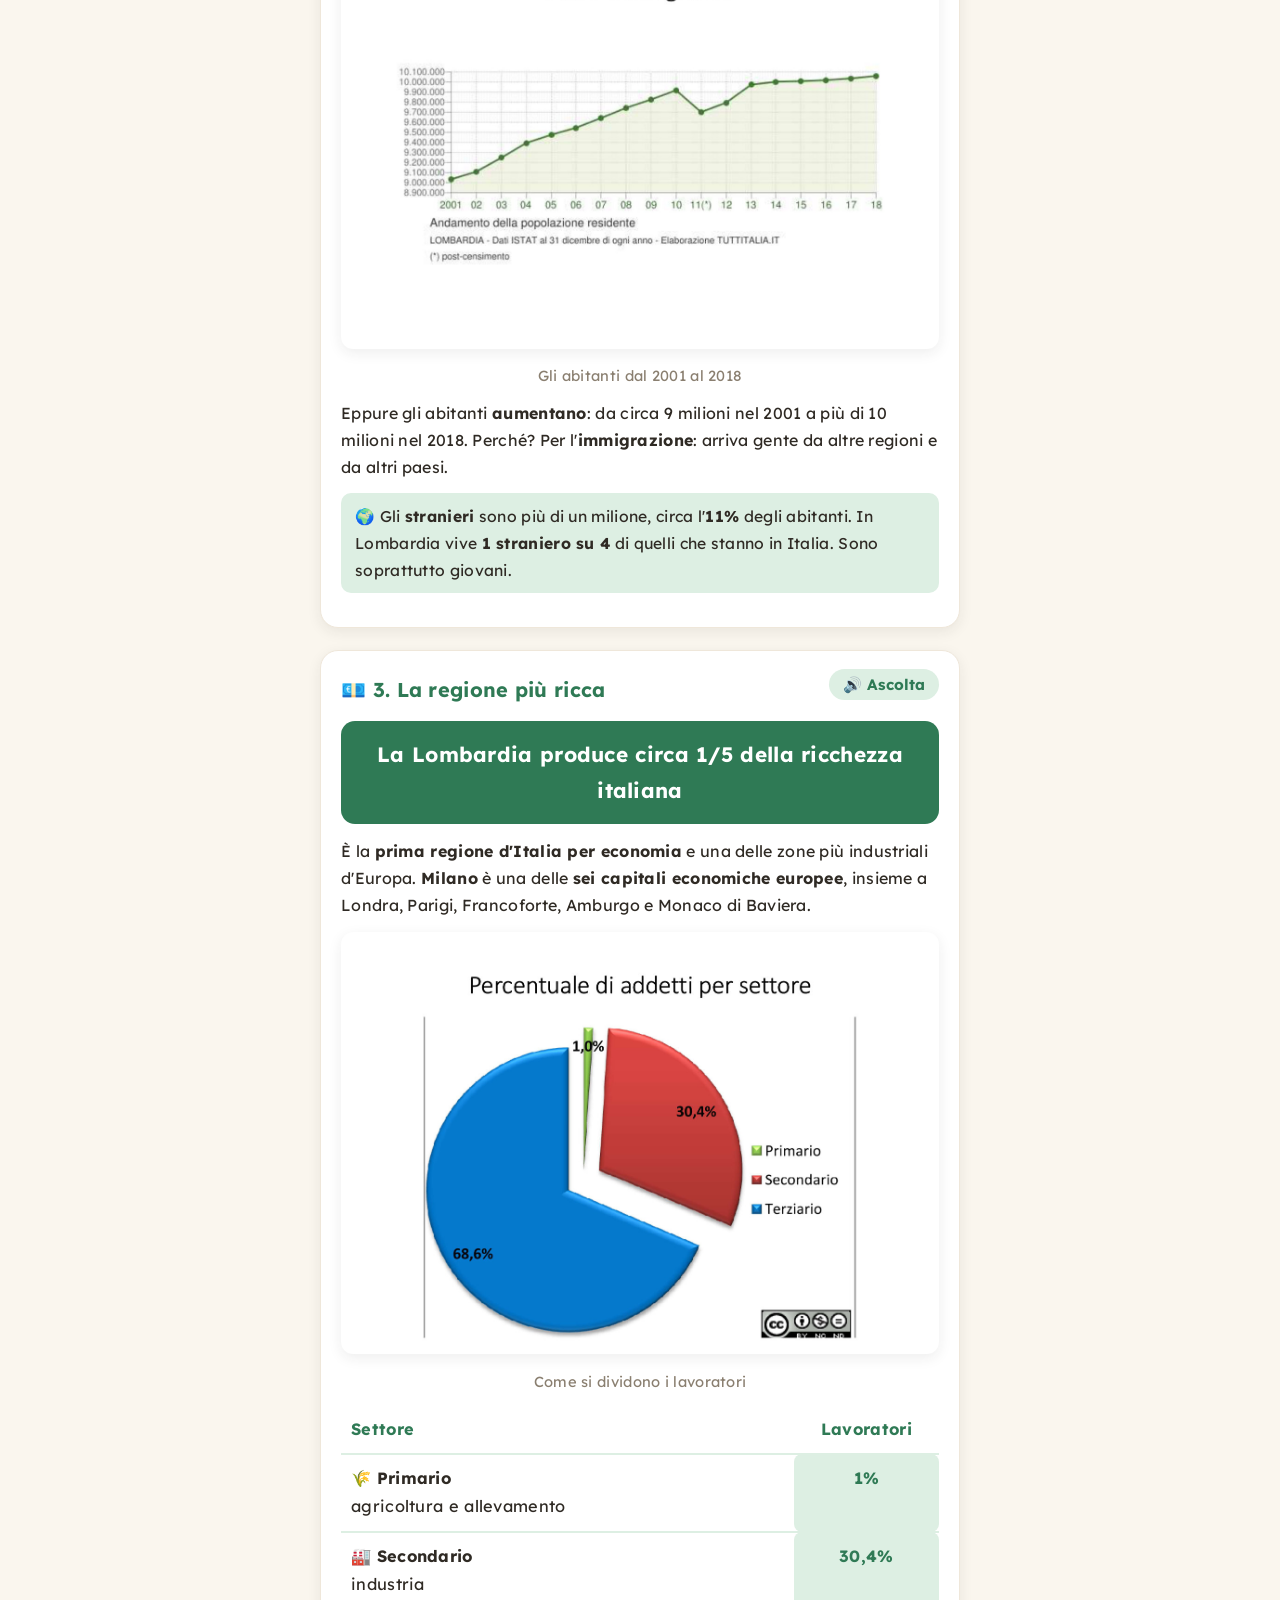
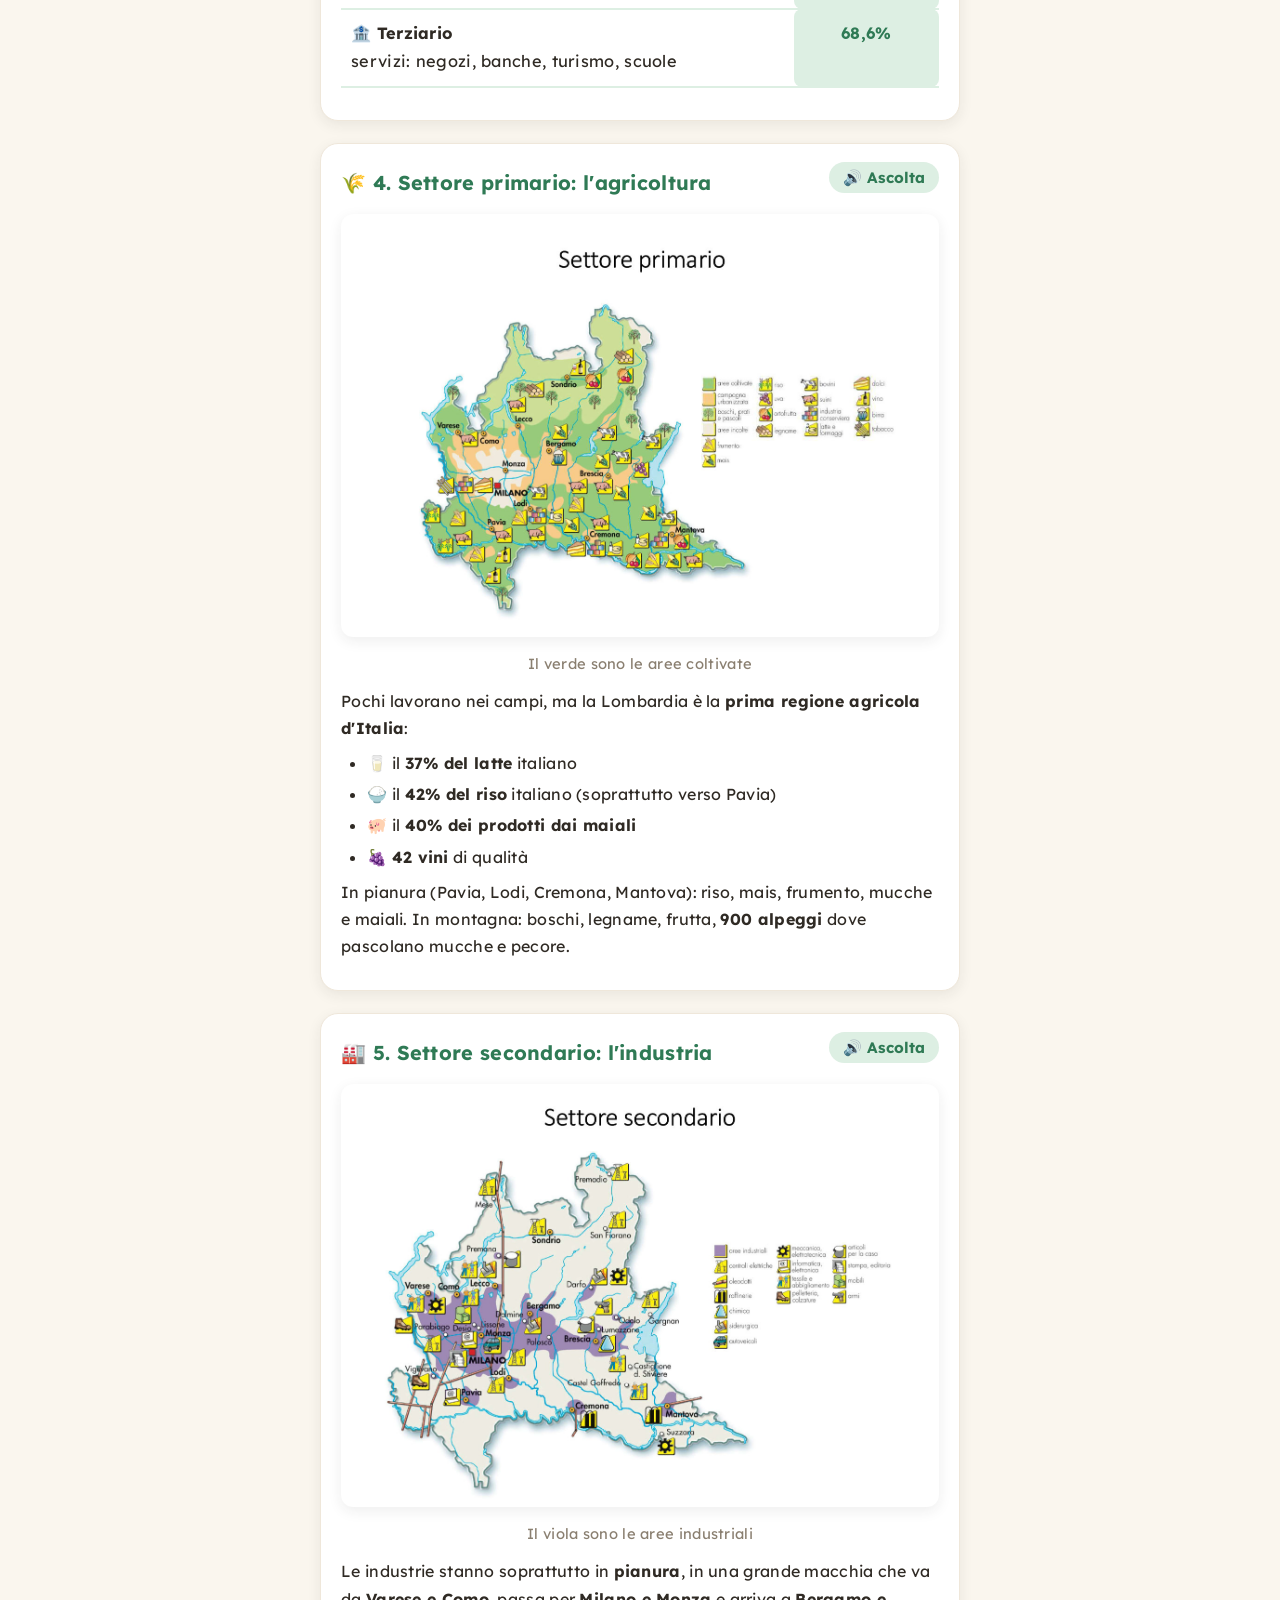
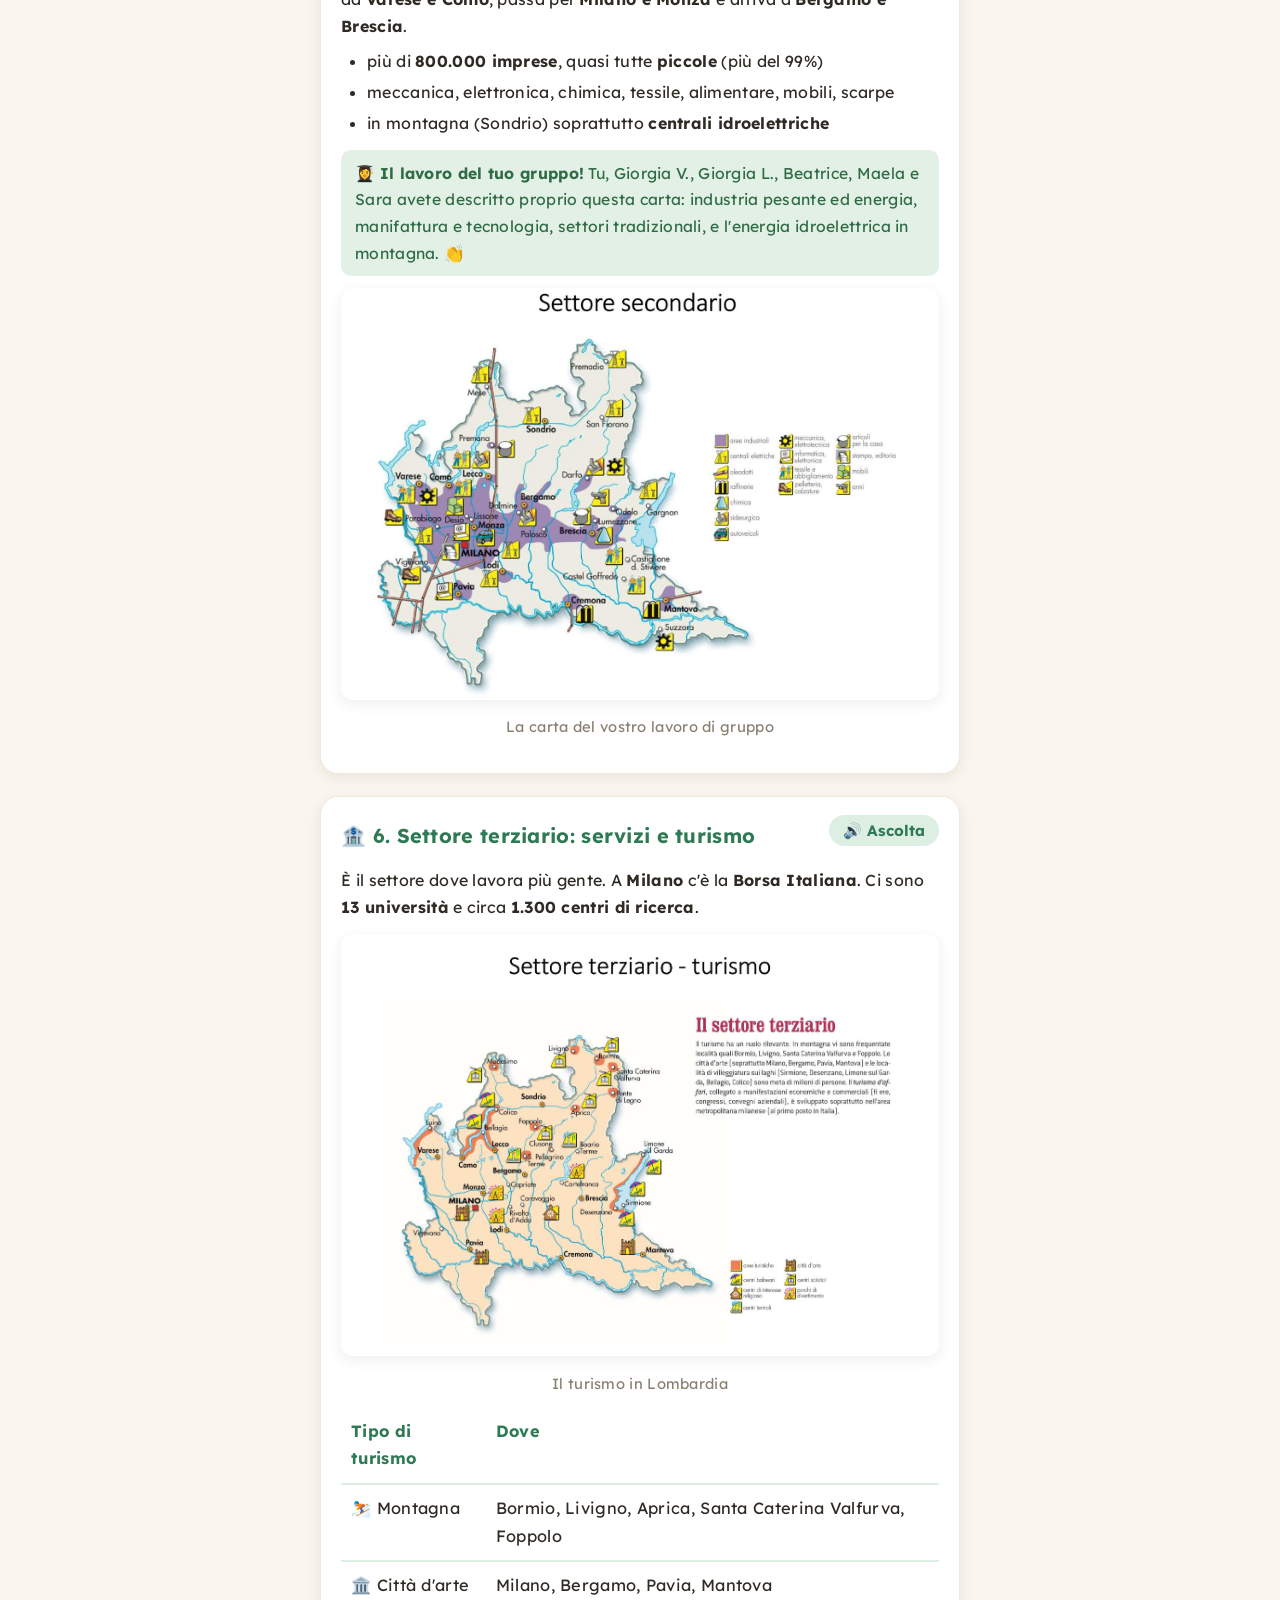
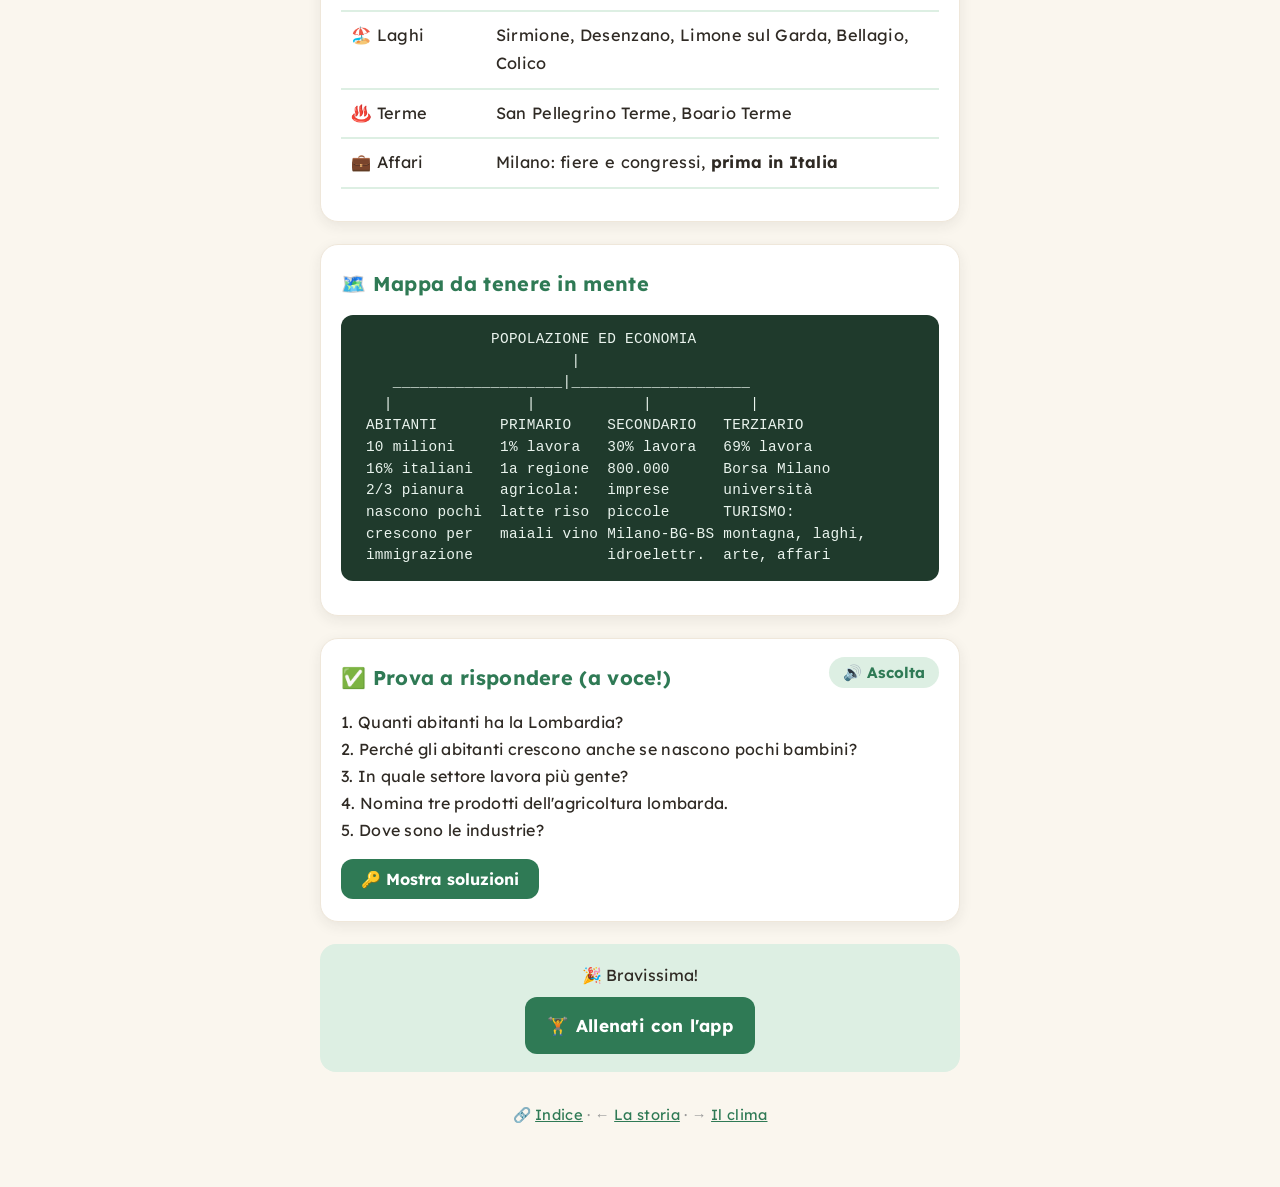
<file: economia.html>
<!DOCTYPE html>
<html lang="it">
<head>
<meta charset="UTF-8">
<meta name="viewport" content="width=device-width, initial-scale=1.0">
<title>Geografia - Popolazione ed economia della Lombardia</title>
<link rel="manifest" href="manifest.json">
<script src="alert.js"></script>
<meta name="theme-color" content="#FAF6EE">
<meta name="apple-mobile-web-app-capable" content="yes">
<meta name="apple-mobile-web-app-title" content="Geografia di Irene">
<link rel="apple-touch-icon" href="icon-180.png">
<link rel="preconnect" href="https://fonts.googleapis.com">
<link rel="preconnect" href="https://fonts.gstatic.com" crossorigin>
<link href="https://fonts.googleapis.com/css2?family=Lexend:wght@400;500;600;700&display=swap" rel="stylesheet">
<link rel="stylesheet" href="style.css">
</head>
<body>
<div class="wrap">
  <a class="backbtn" href="index.html">← Indice</a>
  <h1>🏭 Popolazione ed economia</h1>
  <p class="sub">Quanti siamo, dove viviamo, che lavoro facciamo in Lombardia</p>

  <div class="allena">
    🏋️ <b>Vuoi allenarti?</b><br>
    <a href="economia-allenamento.html">▶ Apri l'allenamento</a>
  </div>

  <div class="card">
    <h2>👨‍👩‍👧 1. Quanti siamo e dove viviamo</h2>
    <div class="formula">Più di 10 milioni di abitanti = il 16% degli italiani</div>
    <ul>
      <li><b>2 persone su 3</b> vivono in <b>pianura</b>, dove ci sono le grandi città: Milano, Brescia, Bergamo.</li>
      <li>Solo <b>1 su 3</b> vive in collina o in montagna, anche se sono più di metà del territorio.</li>
      <li>Le donne sono il 51%, gli uomini il 49%.</li>
    </ul>
    <div class="parola">📖 <b>Antropizzazione</b> = quanto l'uomo ha costruito e cambiato un territorio. La pianura lombarda è <b>molto antropizzata</b>: case, strade, fabbriche.</div>
  </div>

  <div class="card">
    <h2>📈 2. Nascite, morti e immigrazione</h2>
    <figure class="fig"><img src="img/eco-p01.jpg" alt="Grafico nascite e decessi 2002-2018" loading="lazy"><figcaption>Verde = nascite · Arancione = morti</figcaption></figure>
    <p>Fino al 2011 <b>nascevano più bambini</b> di quante persone morivano. Dal <b>2012</b> le linee si incrociano: adesso <b>muoiono più persone di quante ne nascano</b>.</p>
    <div class="parola">📖 <b>Saldo naturale</b> = nati meno morti. Se nascono meno persone di quante ne muoiono, il saldo è <b>negativo</b>.</div>
    <figure class="fig"><img src="img/eco-p02.jpg" alt="Grafico della popolazione residente 2001-2018" loading="lazy"><figcaption>Gli abitanti dal 2001 al 2018</figcaption></figure>
    <p>Eppure gli abitanti <b>aumentano</b>: da circa 9 milioni nel 2001 a più di 10 milioni nel 2018. Perché? Per l'<b>immigrazione</b>: arriva gente da altre regioni e da altri paesi.</p>
    <div class="tip">🌍 Gli <b>stranieri</b> sono più di un milione, circa l'<b>11%</b> degli abitanti. In Lombardia vive <b>1 straniero su 4</b> di quelli che stanno in Italia. Sono soprattutto giovani.</div>
  </div>

  <div class="card">
    <h2>💶 3. La regione più ricca</h2>
    <div class="formula">La Lombardia produce circa 1/5 della ricchezza italiana</div>
    <p>È la <b>prima regione d'Italia per economia</b> e una delle zone più industriali d'Europa. <b>Milano</b> è una delle <b>sei capitali economiche europee</b>, insieme a Londra, Parigi, Francoforte, Amburgo e Monaco di Baviera.</p>
    <figure class="fig"><img src="img/eco-p04.jpg" alt="Grafico a torta degli addetti per settore" loading="lazy"><figcaption>Come si dividono i lavoratori</figcaption></figure>
    <table>
      <tr><th>Settore</th><th class="c">Lavoratori</th></tr>
      <tr><td>🌾 <b>Primario</b><br>agricoltura e allevamento</td><td class="c hl">1%</td></tr>
      <tr><td>🏭 <b>Secondario</b><br>industria</td><td class="c hl">30,4%</td></tr>
      <tr><td>🏦 <b>Terziario</b><br>servizi: negozi, banche, turismo, scuole</td><td class="c hl">68,6%</td></tr>
    </table>
  </div>

  <div class="card">
    <h2>🌾 4. Settore primario: l'agricoltura</h2>
    <figure class="fig"><img src="img/eco-p05.jpg" alt="Carta dell'agricoltura in Lombardia" loading="lazy"><figcaption>Il verde sono le aree coltivate</figcaption></figure>
    <p>Pochi lavorano nei campi, ma la Lombardia è la <b>prima regione agricola d'Italia</b>:</p>
    <ul>
      <li>🥛 il <b>37% del latte</b> italiano</li>
      <li>🍚 il <b>42% del riso</b> italiano (soprattutto verso Pavia)</li>
      <li>🐖 il <b>40% dei prodotti dai maiali</b></li>
      <li>🍇 <b>42 vini</b> di qualità</li>
    </ul>
    <p>In pianura (Pavia, Lodi, Cremona, Mantova): riso, mais, frumento, mucche e maiali. In montagna: boschi, legname, frutta, <b>900 alpeggi</b> dove pascolano mucche e pecore.</p>
  </div>

  <div class="card">
    <h2>🏭 5. Settore secondario: l'industria</h2>
    <figure class="fig"><img src="img/eco-p06.jpg" alt="Carta dell'industria in Lombardia" loading="lazy"><figcaption>Il viola sono le aree industriali</figcaption></figure>
    <p>Le industrie stanno soprattutto in <b>pianura</b>, in una grande macchia che va da <b>Varese e Como</b>, passa per <b>Milano e Monza</b> e arriva a <b>Bergamo e Brescia</b>.</p>
    <ul>
      <li>più di <b>800.000 imprese</b>, quasi tutte <b>piccole</b> (più del 99%)</li>
      <li>meccanica, elettronica, chimica, tessile, alimentare, mobili, scarpe</li>
      <li>in montagna (Sondrio) soprattutto <b>centrali idroelettriche</b></li>
    </ul>
    <div class="tip-green">👩‍🎓 <b>Il lavoro del tuo gruppo!</b> Tu, Giorgia V., Giorgia L., Beatrice, Maela e Sara avete descritto proprio questa carta: industria pesante ed energia, manifattura e tecnologia, settori tradizionali, e l'energia idroelettrica in montagna. 👏</div>
    <figure class="fig"><img src="img/industria-carta-gruppo.jpg" alt="La carta del settore secondario del lavoro di gruppo" loading="lazy"><figcaption>La carta del vostro lavoro di gruppo</figcaption></figure>
  </div>

  <div class="card">
    <h2>🏦 6. Settore terziario: servizi e turismo</h2>
    <p>È il settore dove lavora più gente. A <b>Milano</b> c'è la <b>Borsa Italiana</b>. Ci sono <b>13 università</b> e circa <b>1.300 centri di ricerca</b>.</p>
    <figure class="fig"><img src="img/eco-p07.jpg" alt="Carta del turismo in Lombardia" loading="lazy"><figcaption>Il turismo in Lombardia</figcaption></figure>
    <table>
      <tr><th>Tipo di turismo</th><th>Dove</th></tr>
      <tr><td>⛷️ Montagna</td><td>Bormio, Livigno, Aprica, Santa Caterina Valfurva, Foppolo</td></tr>
      <tr><td>🏛️ Città d'arte</td><td>Milano, Bergamo, Pavia, Mantova</td></tr>
      <tr><td>🏖️ Laghi</td><td>Sirmione, Desenzano, Limone sul Garda, Bellagio, Colico</td></tr>
      <tr><td>♨️ Terme</td><td>San Pellegrino Terme, Boario Terme</td></tr>
      <tr><td>💼 Affari</td><td>Milano: fiere e congressi, <b>prima in Italia</b></td></tr>
    </table>
  </div>

  <div class="card" data-no-voce>
    <h2>🗺️ Mappa da tenere in mente</h2>
    <pre>               POPOLAZIONE ED ECONOMIA
                        |
    ___________________|____________________
   |               |            |           |
 ABITANTI       PRIMARIO    SECONDARIO   TERZIARIO
 10 milioni     1% lavora   30% lavora   69% lavora
 16% italiani   1a regione  800.000      Borsa Milano
 2/3 pianura    agricola:   imprese      università
 nascono pochi  latte riso  piccole      TURISMO:
 crescono per   maiali vino Milano-BG-BS montagna, laghi,
 immigrazione               idroelettr.  arte, affari</pre>
  </div>

  <div class="card">
    <h2>✅ Prova a rispondere (a voce!)</h2>
    <p>1. Quanti abitanti ha la Lombardia?<br>
       2. Perché gli abitanti crescono anche se nascono pochi bambini?<br>
       3. In quale settore lavora più gente?<br>
       4. Nomina tre prodotti dell'agricoltura lombarda.<br>
       5. Dove sono le industrie?</p>
    <button class="solbtn" onclick="toggleSol('sol1', this)">🔑 Mostra soluzioni</button>
    <div class="sol" id="sol1">
      <div class="tip-green">1. più di <b>10 milioni</b> · 2. per l'<b>immigrazione</b> · 3. nel <b>terziario</b> (servizi), quasi 7 su 10 · 4. <b>latte, riso, carne di maiale</b> (anche mais, vino) · 5. in <b>pianura</b>, da Varese a Milano fino a Bergamo e Brescia</div>
    </div>
  </div>

  <div class="allena">
    🎉 Bravissima!<br>
    <a href="economia-allenamento.html">🏋️ Allenati con l'app</a>
  </div>

  <footer>🔗 <a href="index.html">Indice</a> · ← <a href="storia.html">La storia</a> · → <a href="clima.html">Il clima</a></footer>
</div>
<script src="app.js"></script>
<script>
  if ('serviceWorker' in navigator) { navigator.serviceWorker.register('./service-worker.js'); }
</script>
</body>
</html>
</file>
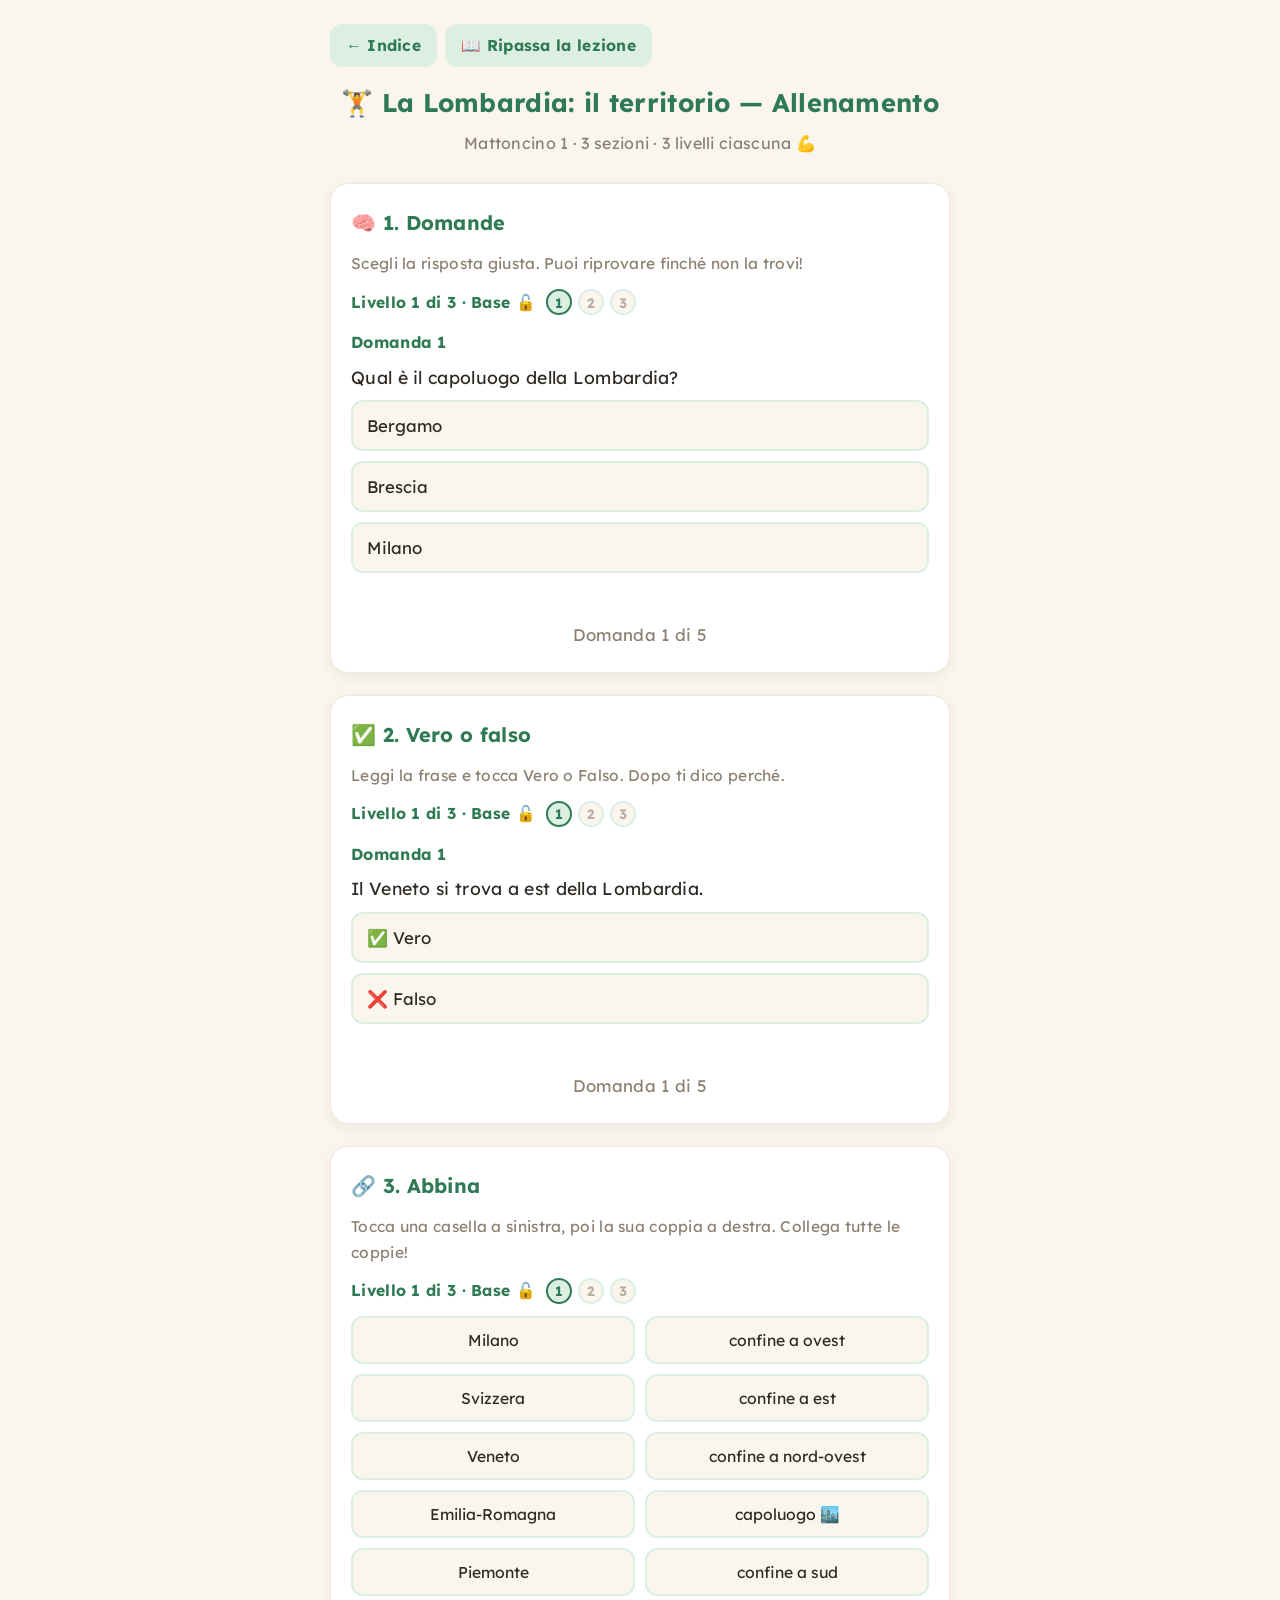
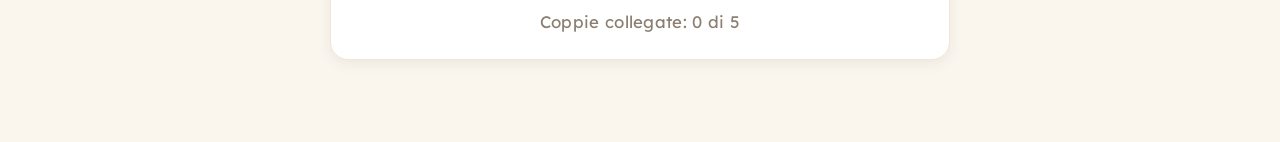
<file: lombardia-allenamento.html>
<!DOCTYPE html>
<html lang="it">
<head>
<meta charset="UTF-8">
<meta name="viewport" content="width=device-width, initial-scale=1.0">
<link rel="manifest" href="manifest.json">
<meta name="theme-color" content="#FAF6EE">
<meta name="apple-mobile-web-app-capable" content="yes">
<meta name="apple-mobile-web-app-status-bar-style" content="default">
<meta name="apple-mobile-web-app-title" content="Geografia di Irene">
<script src="alert.js"></script>
<link rel="apple-touch-icon" href="icon-180.png">
<link rel="icon" type="image/png" sizes="192x192" href="icon-192.png">
<title>La Lombardia: il territorio — Allenamento</title>
<link rel="preconnect" href="https://fonts.googleapis.com">
<link rel="preconnect" href="https://fonts.gstatic.com" crossorigin>
<link href="https://fonts.googleapis.com/css2?family=Lexend:wght@400;600;700&display=swap" rel="stylesheet">
<style>
  :root{
    --bg:#FAF6EE; --card:#FFFFFF; --ink:#2F2A24;
    --accent:#2F7A55; --accent-soft:#DDEFE3;
    --green:#3E8E5A; --green-soft:#E2F0E6;
    --red:#C2492F; --red-soft:#F6E1DB;
    --blue:#3B6EA5; --blue-soft:#E2ECF5;
  }
  *{box-sizing:border-box;}
  body{margin:0; font-family:"Lexend","Trebuchet MS",Verdana,sans-serif;
    background:var(--bg); color:var(--ink); line-height:1.7; letter-spacing:0.3px; padding:24px 14px 60px;}
  .wrap{max-width:620px;margin:0 auto;}
  .back{display:inline-block;background:var(--accent-soft);color:var(--accent);text-decoration:none;border-radius:12px;padding:8px 16px;font-size:0.98rem;font-weight:bold;margin:0 8px 14px 0;}
  h1{color:var(--accent);font-size:1.6rem;text-align:center;margin:0 0 6px;}
  .sub{text-align:center;color:#8a7f70;margin:0 0 26px;font-size:1rem;}
  .card{background:var(--card);border-radius:18px;padding:22px 20px;margin-bottom:22px;
    box-shadow:0 4px 14px rgba(0,0,0,0.06);border:1px solid #efe7da;}
  .card h2{margin:0 0 10px;font-size:1.25rem;color:var(--accent);}
  .card .lead{color:#8a7f70;margin:0 0 12px;font-size:0.97rem;}
  .levelbar{margin:0 0 12px;}
  .lvrow{display:flex;align-items:center;gap:10px;flex-wrap:wrap;font-size:0.98rem;color:var(--accent);}
  .lvdots{display:inline-flex;gap:6px;}
  .lvdot{width:26px;height:26px;border-radius:50%;display:flex;align-items:center;justify-content:center;
    background:var(--bg);border:2px solid var(--accent-soft);color:#b9ad9c;font-size:0.85rem;font-weight:bold;}
  .lvdot.on{background:var(--accent-soft);border-color:var(--accent);color:var(--accent);}
  .ex{margin:14px 0;}
  .qnum{font-weight:bold;color:var(--accent);}
  .qtext{font-size:1.1rem;margin:6px 0 8px;}
  .options{display:flex;flex-direction:column;gap:10px;}
  .opt{background:var(--bg);border:2px solid var(--accent-soft);
    border-radius:12px;padding:13px 14px;font-size:1.05rem;cursor:pointer;
    text-align:left;font-family:inherit;color:var(--ink);transition:all .15s;}
  .opt:hover{border-color:var(--accent);}
  .opt.correct{background:var(--green-soft);border-color:var(--green);color:var(--green);font-weight:bold;}
  .opt.wrong{background:var(--red-soft);border-color:var(--red);color:var(--red);}
  .feedback{margin-top:10px;font-size:1.02rem;font-weight:bold;min-height:24px;}
  .feedback.ok{color:var(--green);}
  .feedback.no{color:var(--red);}
  .progress{text-align:center;font-size:1.05rem;margin:12px 0 0;color:#8a7f70;}
  .star{font-size:1.4rem;}
  .match-grid{display:grid;grid-template-columns:1fr 1fr;gap:10px;margin-top:6px;}
  .match-col{display:flex;flex-direction:column;gap:10px;}
  .match-btn{background:var(--bg);border:2px solid var(--accent-soft);border-radius:12px;
    padding:12px;font-size:0.98rem;cursor:pointer;font-family:inherit;color:var(--ink);
    display:flex;align-items:center;justify-content:center;text-align:center;gap:6px;transition:all .15s;}
  .match-btn:hover{border-color:var(--accent);}
  .match-btn.sel{border-color:var(--blue);background:var(--blue-soft);color:var(--blue);font-weight:bold;}
  .match-btn.done{background:var(--green-soft);border-color:var(--green);color:var(--green);font-weight:bold;cursor:default;opacity:0.85;}
  .match-btn.flash{border-color:var(--red);background:var(--red-soft);}
  .restart{display:inline-block;margin:12px auto 0;background:var(--accent);color:#fff;border:none;
    border-radius:12px;padding:11px 22px;font-size:1rem;cursor:pointer;font-family:inherit;}
</style>
</head>
<body>
<div class="wrap">
  <a class="back" href="index.html">&larr; Indice</a><a class="back" href="lombardia.html">📖 Ripassa la lezione</a>
  <h1>🏋️ La Lombardia: il territorio — Allenamento</h1>
  <p class="sub">Mattoncino 1 · 3 sezioni · 3 livelli ciascuna 💪</p>

  <div class="card">
    <h2>🧠 1. Domande</h2>
    <p class="lead">Scegli la risposta giusta. Puoi riprovare finché non la trovi!</p>
    <div class="levelbar" id="quiz-level"></div>
    <div id="quiz-box"></div>
    <div class="progress" id="quiz-prog"></div>
  </div>

  <div class="card">
    <h2>✅ 2. Vero o falso</h2>
    <p class="lead">Leggi la frase e tocca Vero o Falso. Dopo ti dico perché.</p>
    <div class="levelbar" id="vf-level"></div>
    <div id="vf-box"></div>
    <div class="progress" id="vf-prog"></div>
  </div>

  <div class="card">
    <h2>🔗 3. Abbina</h2>
    <p class="lead">Tocca una casella a sinistra, poi la sua coppia a destra. Collega tutte le coppie!</p>
    <div class="levelbar" id="abbina-level"></div>
    <div class="match-grid" id="abbina-grid"></div>
    <div class="progress" id="abbina-prog"></div>
  </div>
</div>
<script>
window.ALLENAMENTO = {"quiz": [[{"q": "Qual è il capoluogo della Lombardia?", "opts": ["Milano", "Bergamo", "Brescia"]}, {"q": "Quanti abitanti ha la Lombardia, più o meno?", "opts": ["10 milioni", "1 milione", "50 milioni"]}, {"q": "Quante province ha la Lombardia?", "opts": ["12", "5", "20"]}, {"q": "Con quale Stato straniero confina?", "opts": ["Svizzera", "Francia", "Austria"]}, {"q": "Quale regione c'è a SUD della Lombardia?", "opts": ["Emilia-Romagna", "Piemonte", "Veneto"]}], [{"q": "Qual è la fascia più grande della Lombardia?", "opts": ["la pianura (47%)", "la collina (12%)", "la montagna (41%)"]}, {"q": "Qual è la fascia più piccola?", "opts": ["la collina", "la pianura", "la montagna"]}, {"q": "Il punto più alto della Lombardia è il…", "opts": ["Bernina", "Monte Bianco", "Etna"]}, {"q": "L'unico parco nazionale lombardo è il parco…", "opts": ["dello Stelvio", "del Gran Paradiso", "d'Abruzzo"]}, {"q": "Dove si va a sciare soprattutto?", "opts": ["Sondrio, Bergamo, Brescia", "Milano, Lodi, Pavia", "Cremona e Mantova"]}], [{"q": "Quale fiume segna il confine a sud?", "opts": ["il Po", "l'Adda", "il Ticino"]}, {"q": "Quante acque dolci italiane ci sono in Lombardia?", "opts": ["l'80%", "il 10%", "il 50%"]}, {"q": "Il lago più grande d'Italia è il…", "opts": ["Garda", "lago di Como", "lago d'Iseo"]}, {"q": "Il lago più profondo d'Italia è il…", "opts": ["lago di Como", "Garda", "lago Maggiore"]}, {"q": "Quali laghi sono TUTTI lombardi?", "opts": ["Como e Iseo", "Garda e Maggiore", "Maggiore e Lugano"]}]], "vf": [[{"q": "Il Veneto si trova a est della Lombardia.", "v": true, "perche": "Sulla cartina è a destra, cioè a est."}, {"q": "La Lombardia confina con la Francia.", "v": false, "perche": "Confina con la Svizzera, non con la Francia."}, {"q": "Milano è il capoluogo della Lombardia.", "v": true, "perche": "Milano è anche città metropolitana."}, {"q": "La Lombardia ha 5 province.", "v": false, "perche": "Le province sono 12."}, {"q": "A sud c'è l'Emilia-Romagna.", "v": true, "perche": "E il Po fa da confine."}], [{"q": "Quasi metà della Lombardia è pianura.", "v": true, "perche": "La pianura è il 47%."}, {"q": "La collina è la fascia più grande.", "v": false, "perche": "La collina è la più piccola: 12%."}, {"q": "Il Parco dello Stelvio è uno dei più grandi d'Europa.", "v": true, "perche": "Sta intorno all'Ortles-Cevedale."}, {"q": "Le aree protette sono il 27% della regione.", "v": true, "perche": "Ci sono 24 parchi regionali e 20 foreste."}, {"q": "In Lombardia non ci sono montagne sopra i 4000 m.", "v": false, "perche": "Il Bernina supera i 4000 m."}], [{"q": "Il Ticino è un affluente del Po.", "v": true, "perche": "È il primo e il più importante."}, {"q": "Il Garda è tutto in Lombardia.", "v": false, "perche": "È diviso tra Lombardia, Veneto e Trentino."}, {"q": "Il lago di Como ha la forma di una Y rovesciata.", "v": true, "perche": "I tre rami si incontrano a Bellagio."}, {"q": "I laghi lombardi sono di origine glaciale.", "v": true, "perche": "Li hanno scavati gli antichi ghiacciai."}, {"q": "Il lago Maggiore si chiama anche Lario.", "v": false, "perche": "Il Lario è il lago di Como; il Maggiore è il Verbano."}]], "abbina": [[{"l": "Milano", "r": "capoluogo 🏙️"}, {"l": "Svizzera", "r": "confine a nord-ovest"}, {"l": "Veneto", "r": "confine a est"}, {"l": "Emilia-Romagna", "r": "confine a sud"}, {"l": "Piemonte", "r": "confine a ovest"}], [{"l": "Montagna", "r": "41%"}, {"l": "Collina", "r": "12%"}, {"l": "Pianura", "r": "47%"}, {"l": "Bernina", "r": "punto più alto"}, {"l": "Stelvio", "r": "parco nazionale"}], [{"l": "Garda", "r": "il più grande d'Italia"}, {"l": "Como (Lario)", "r": "il più profondo d'Italia"}, {"l": "Maggiore", "r": "anche detto Verbano"}, {"l": "Iseo", "r": "anche detto Sebino"}, {"l": "Po", "r": "confine a sud 🌊"}]]};
</script>
<script src="allenamento.js"></script>
<script>
  if ('serviceWorker' in navigator) { navigator.serviceWorker.register('./service-worker.js'); }
</script>
</body>
</html>
</file>
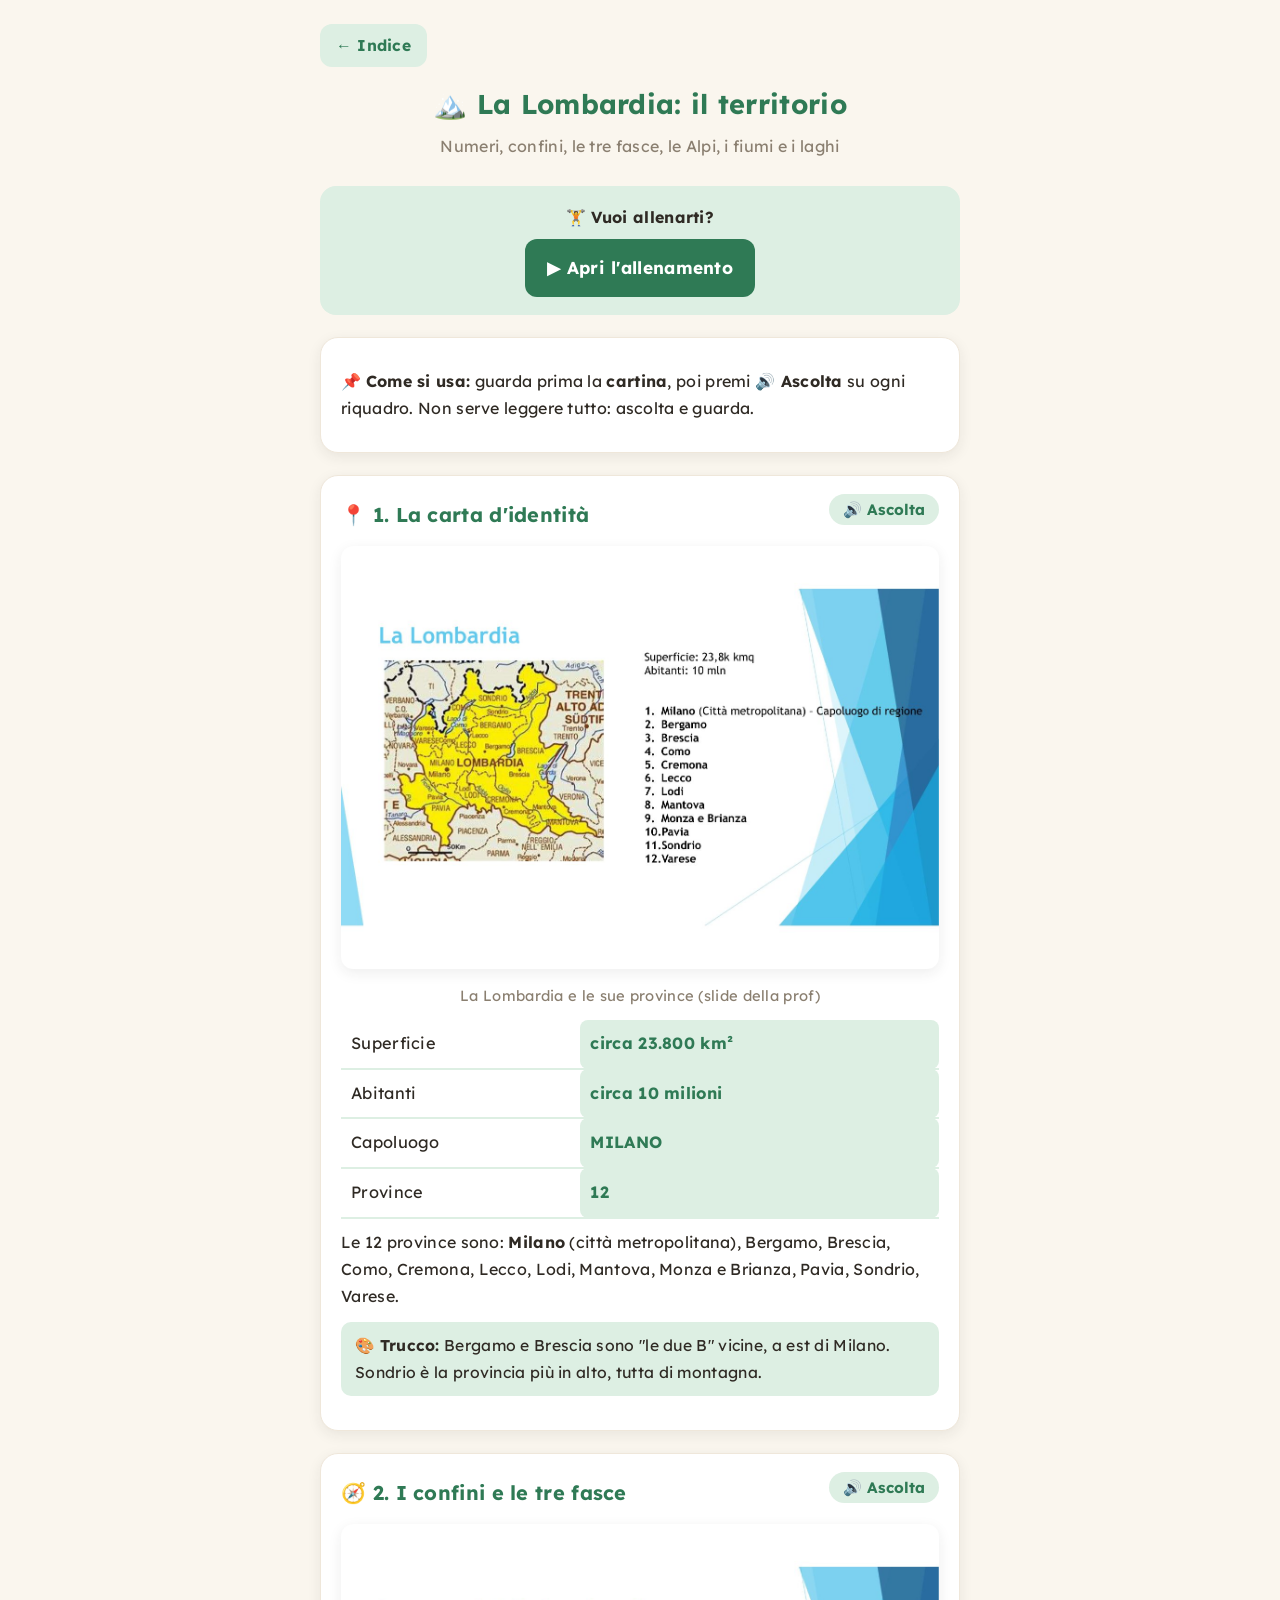
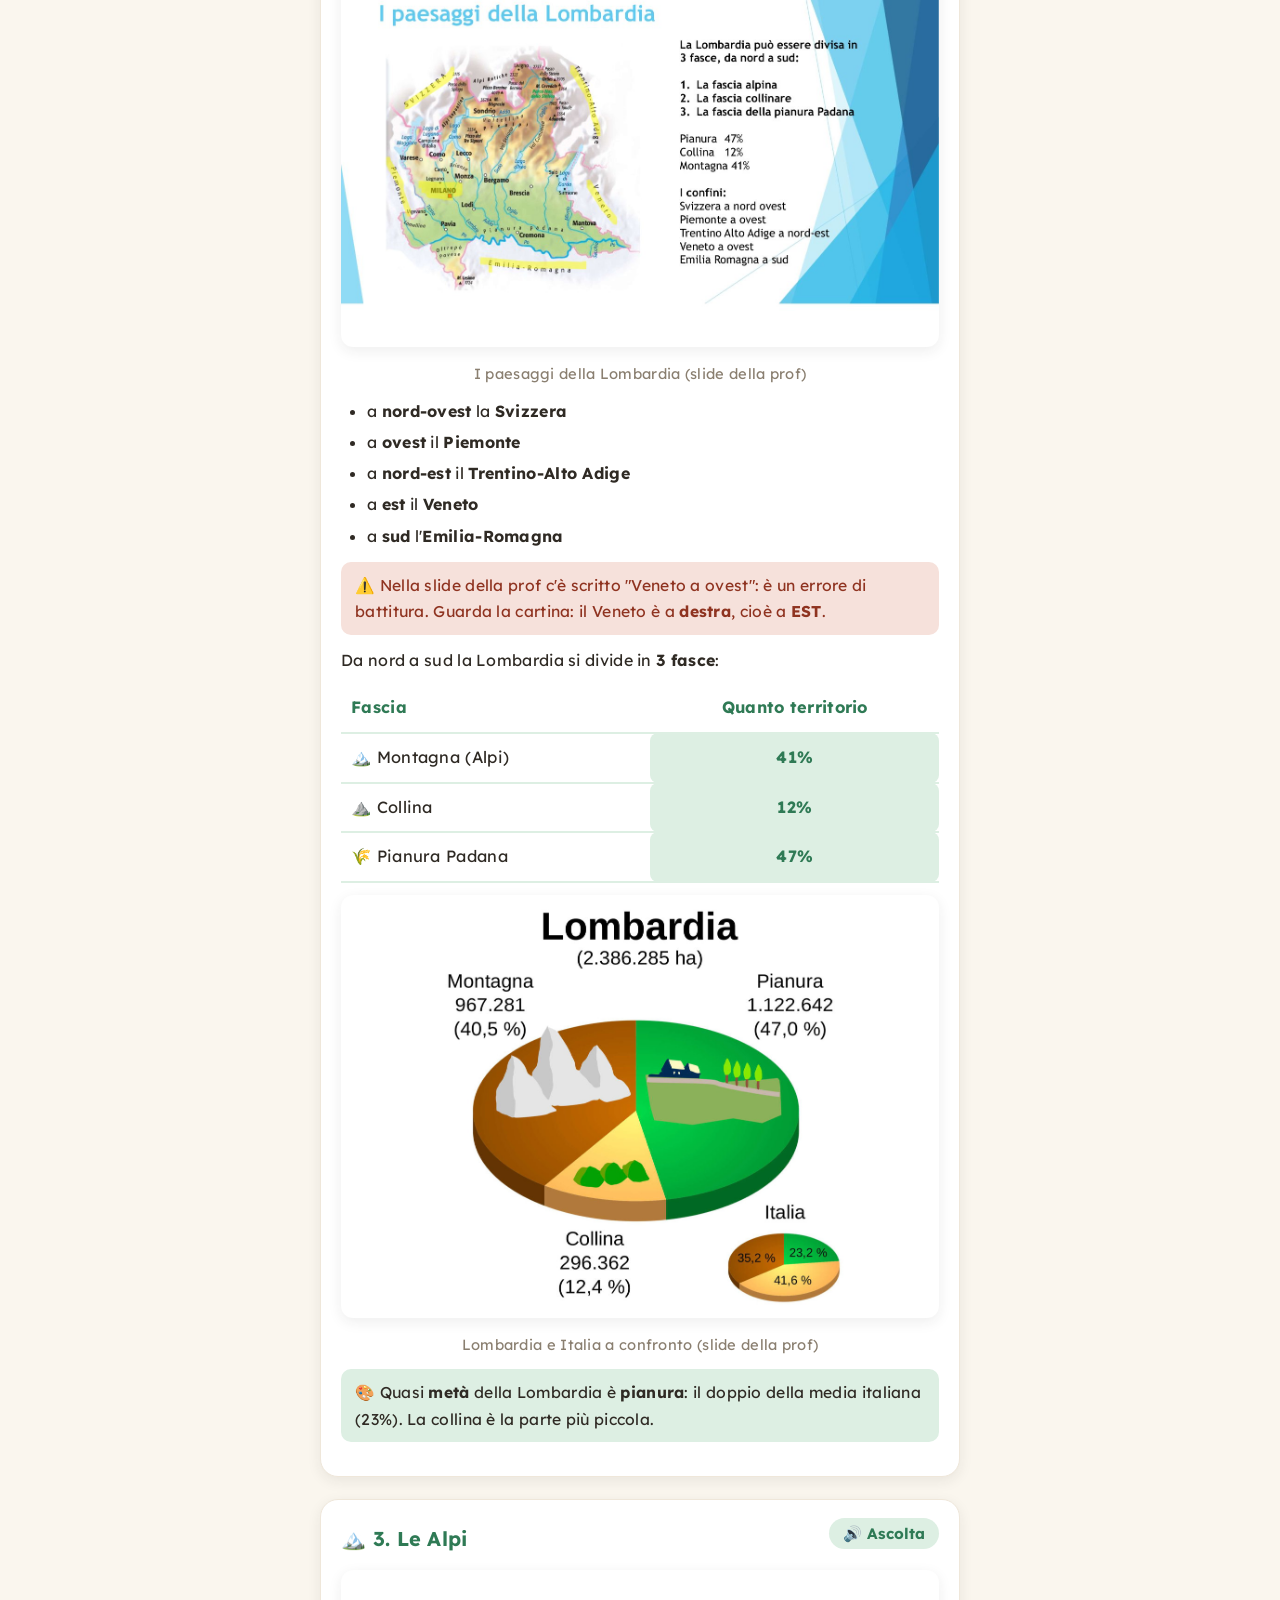
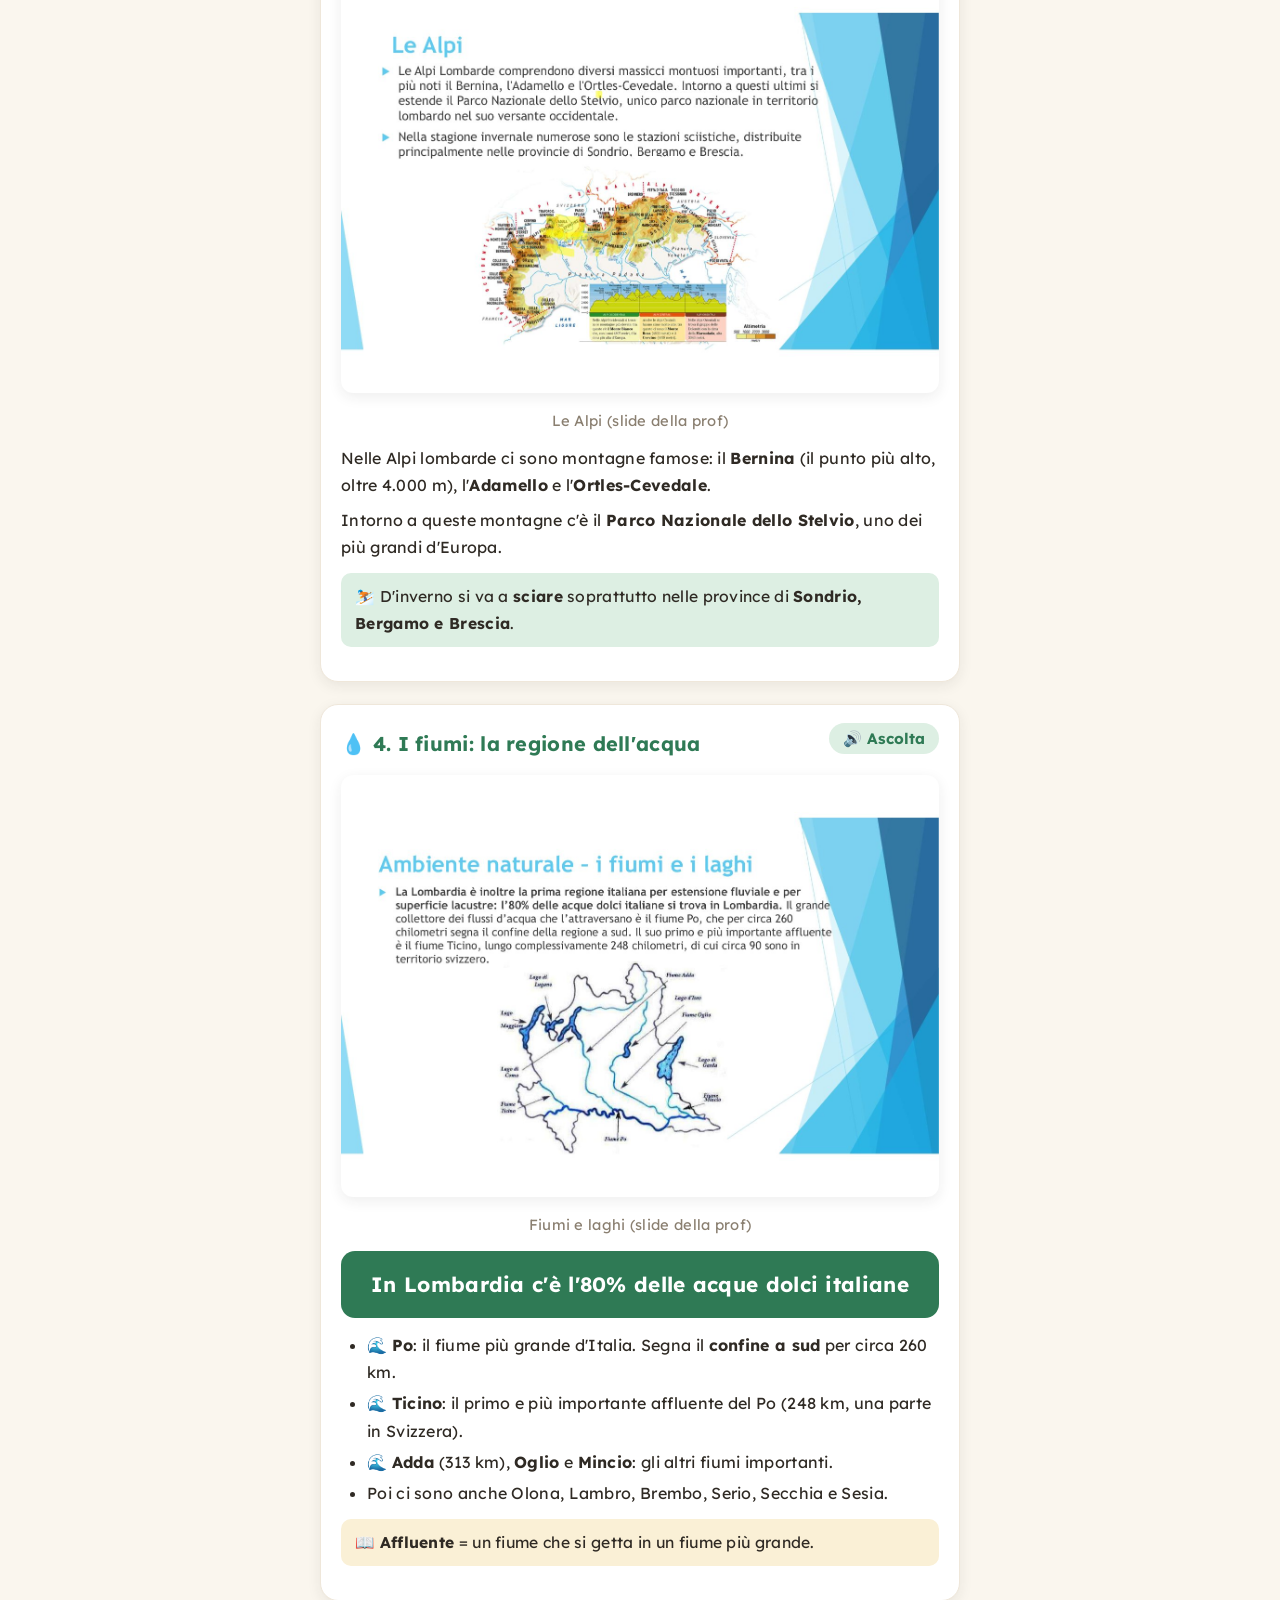
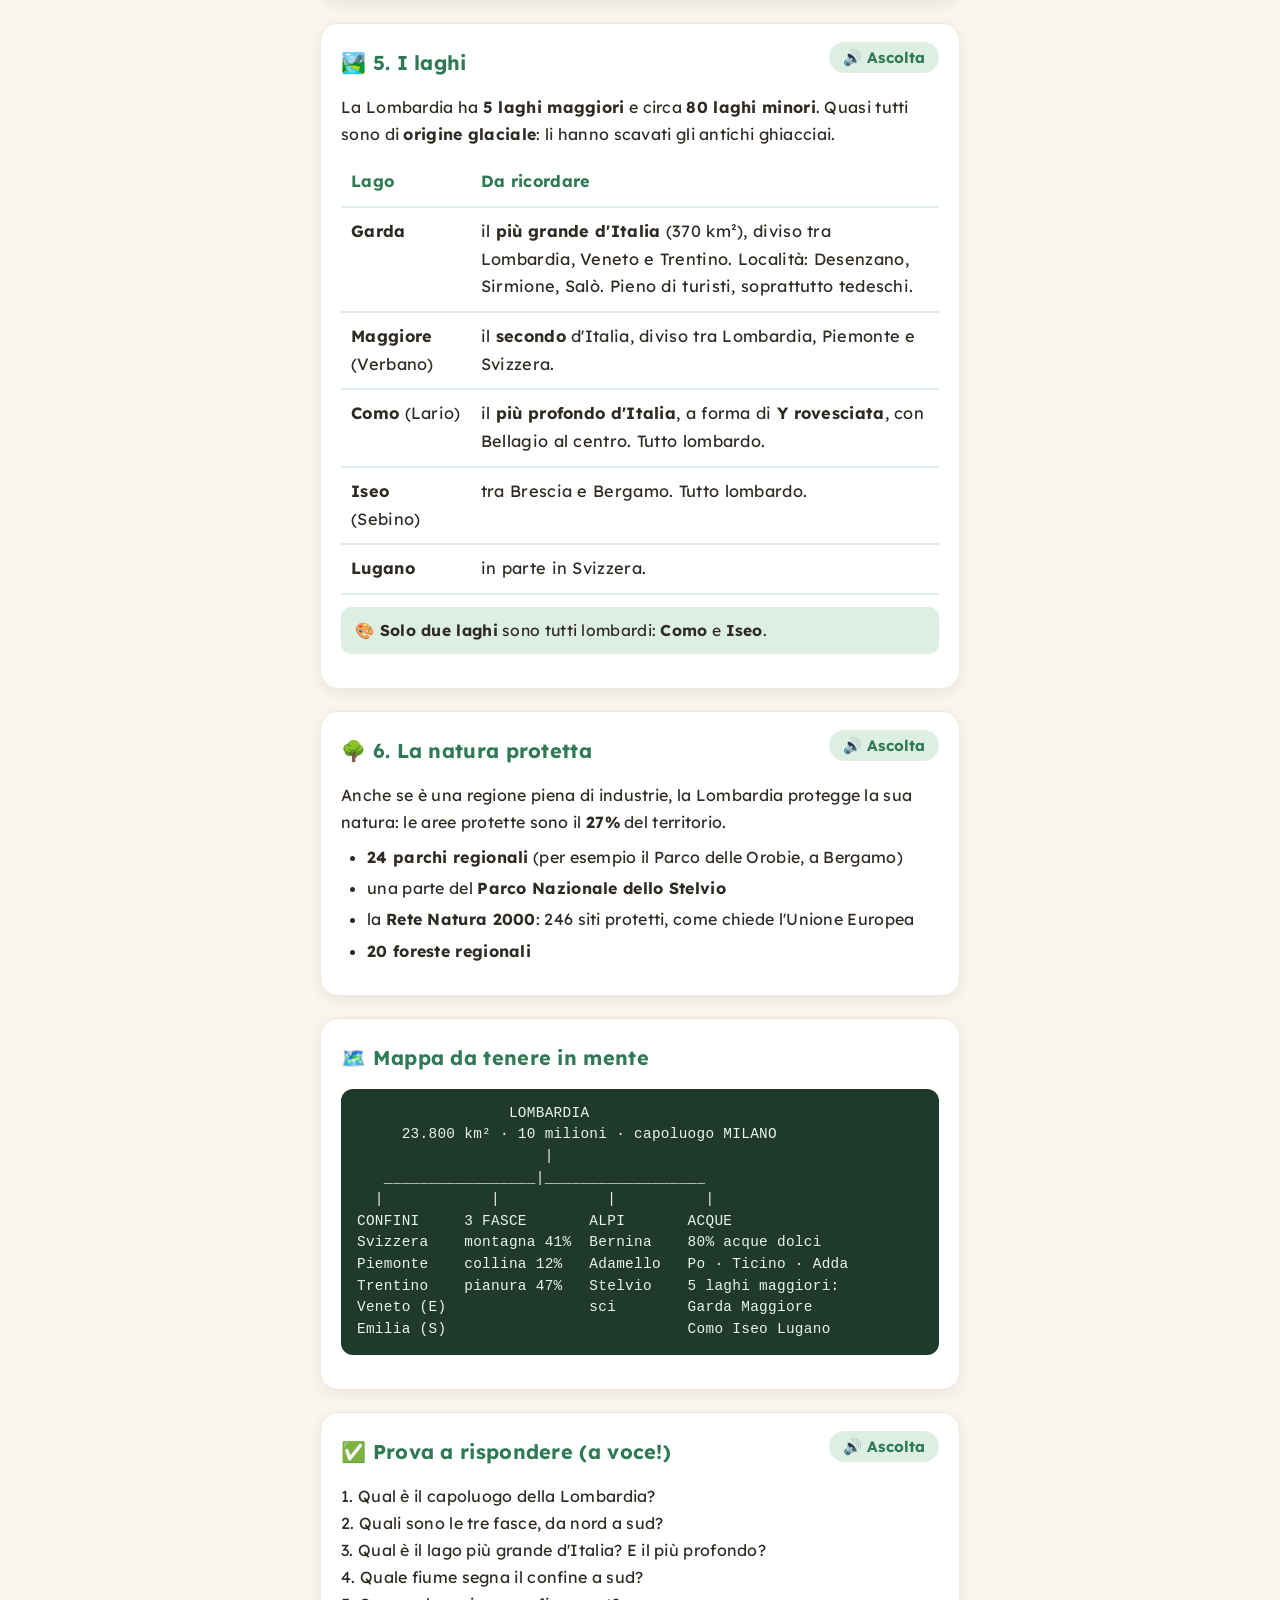
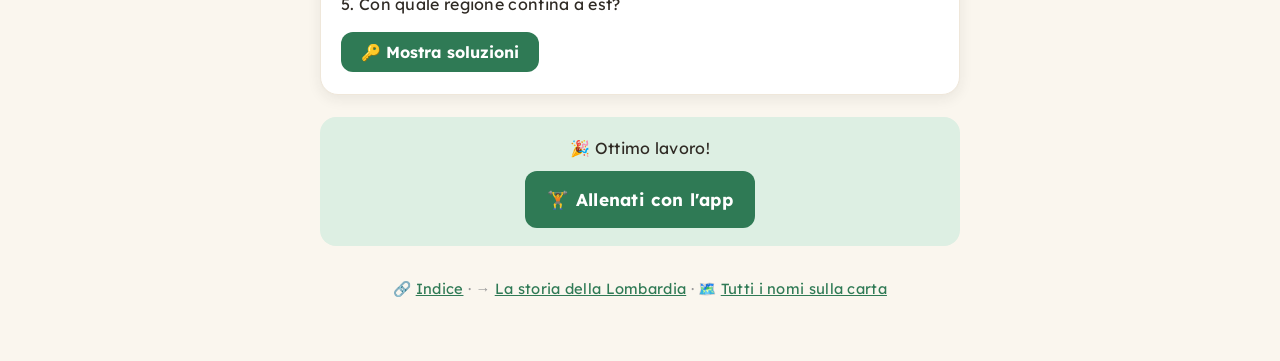
<file: lombardia.html>
<!DOCTYPE html>
<html lang="it">
<head>
<meta charset="UTF-8">
<meta name="viewport" content="width=device-width, initial-scale=1.0">
<title>Geografia - La Lombardia: il territorio</title>
<link rel="manifest" href="manifest.json">
<script src="alert.js"></script>
<meta name="theme-color" content="#FAF6EE">
<meta name="apple-mobile-web-app-capable" content="yes">
<meta name="apple-mobile-web-app-title" content="Geografia di Irene">
<link rel="apple-touch-icon" href="icon-180.png">
<link rel="preconnect" href="https://fonts.googleapis.com">
<link rel="preconnect" href="https://fonts.gstatic.com" crossorigin>
<link href="https://fonts.googleapis.com/css2?family=Lexend:wght@400;500;600;700&display=swap" rel="stylesheet">
<link rel="stylesheet" href="style.css">
</head>
<body>
<div class="wrap">
  <a class="backbtn" href="index.html">← Indice</a>
  <h1>🏔️ La Lombardia: il territorio</h1>
  <p class="sub">Numeri, confini, le tre fasce, le Alpi, i fiumi e i laghi</p>

  <div class="allena">
    🏋️ <b>Vuoi allenarti?</b><br>
    <a href="lombardia-allenamento.html">▶ Apri l'allenamento</a>
  </div>

  <div class="card">
    <p>📌 <b>Come si usa:</b> guarda prima la <b>cartina</b>, poi premi <b>🔊 Ascolta</b> su ogni riquadro. Non serve leggere tutto: ascolta e guarda.</p>
  </div>

  <div class="card">
    <h2>📍 1. La carta d'identità</h2>
    <figure class="fig"><img src="img/lombardia-province.jpg" alt="Cartina della Lombardia con le 12 province" loading="lazy"><figcaption>La Lombardia e le sue province (slide della prof)</figcaption></figure>
    <table>
      <tr><td>Superficie</td><td class="hl">circa 23.800 km²</td></tr>
      <tr><td>Abitanti</td><td class="hl">circa 10 milioni</td></tr>
      <tr><td>Capoluogo</td><td class="hl">MILANO</td></tr>
      <tr><td>Province</td><td class="hl">12</td></tr>
    </table>
    <p>Le 12 province sono: <b>Milano</b> (città metropolitana), Bergamo, Brescia, Como, Cremona, Lecco, Lodi, Mantova, Monza e Brianza, Pavia, Sondrio, Varese.</p>
    <div class="tip">🎨 <b>Trucco:</b> Bergamo e Brescia sono "le due B" vicine, a est di Milano. Sondrio è la provincia più in alto, tutta di montagna.</div>
  </div>

  <div class="card">
    <h2>🧭 2. I confini e le tre fasce</h2>
    <figure class="fig"><img src="img/lombardia-fasce.jpg" alt="Cartina fisica della Lombardia con confini e fasce" loading="lazy"><figcaption>I paesaggi della Lombardia (slide della prof)</figcaption></figure>
    <ul>
      <li>a <b>nord-ovest</b> la <b>Svizzera</b></li>
      <li>a <b>ovest</b> il <b>Piemonte</b></li>
      <li>a <b>nord-est</b> il <b>Trentino-Alto Adige</b></li>
      <li>a <b>est</b> il <b>Veneto</b></li>
      <li>a <b>sud</b> l'<b>Emilia-Romagna</b></li>
    </ul>
    <div class="warn">⚠️ Nella slide della prof c'è scritto "Veneto a ovest": è un errore di battitura. Guarda la cartina: il Veneto è a <b>destra</b>, cioè a <b>EST</b>.</div>
    <p>Da nord a sud la Lombardia si divide in <b>3 fasce</b>:</p>
    <table>
      <tr><th>Fascia</th><th class="c">Quanto territorio</th></tr>
      <tr><td>🏔️ Montagna (Alpi)</td><td class="c hl">41%</td></tr>
      <tr><td>⛰️ Collina</td><td class="c hl">12%</td></tr>
      <tr><td>🌾 Pianura Padana</td><td class="c hl">47%</td></tr>
    </table>
    <figure class="fig"><img src="img/eco-p03.jpg" alt="Grafico a torta: montagna, collina e pianura in Lombardia e in Italia" loading="lazy"><figcaption>Lombardia e Italia a confronto (slide della prof)</figcaption></figure>
    <div class="tip">🎨 Quasi <b>metà</b> della Lombardia è <b>pianura</b>: il doppio della media italiana (23%). La collina è la parte più piccola.</div>
  </div>

  <div class="card">
    <h2>🏔️ 3. Le Alpi</h2>
    <figure class="fig"><img src="img/lombardia-alpi.jpg" alt="Cartina delle Alpi" loading="lazy"><figcaption>Le Alpi (slide della prof)</figcaption></figure>
    <p>Nelle Alpi lombarde ci sono montagne famose: il <b>Bernina</b> (il punto più alto, oltre 4.000 m), l'<b>Adamello</b> e l'<b>Ortles-Cevedale</b>.</p>
    <p>Intorno a queste montagne c'è il <b>Parco Nazionale dello Stelvio</b>, uno dei più grandi d'Europa.</p>
    <div class="tip">⛷️ D'inverno si va a <b>sciare</b> soprattutto nelle province di <b>Sondrio, Bergamo e Brescia</b>.</div>
  </div>

  <div class="card">
    <h2>💧 4. I fiumi: la regione dell'acqua</h2>
    <figure class="fig"><img src="img/lombardia-acque.jpg" alt="Cartina di fiumi e laghi della Lombardia" loading="lazy"><figcaption>Fiumi e laghi (slide della prof)</figcaption></figure>
    <div class="formula">In Lombardia c'è l'80% delle acque dolci italiane</div>
    <ul>
      <li>🌊 <b>Po</b>: il fiume più grande d'Italia. Segna il <b>confine a sud</b> per circa 260 km.</li>
      <li>🌊 <b>Ticino</b>: il primo e più importante affluente del Po (248 km, una parte in Svizzera).</li>
      <li>🌊 <b>Adda</b> (313 km), <b>Oglio</b> e <b>Mincio</b>: gli altri fiumi importanti.</li>
      <li>Poi ci sono anche Olona, Lambro, Brembo, Serio, Secchia e Sesia.</li>
    </ul>
    <div class="parola">📖 <b>Affluente</b> = un fiume che si getta in un fiume più grande.</div>
  </div>

  <div class="card">
    <h2>🏞️ 5. I laghi</h2>
    <p>La Lombardia ha <b>5 laghi maggiori</b> e circa <b>80 laghi minori</b>. Quasi tutti sono di <b>origine glaciale</b>: li hanno scavati gli antichi ghiacciai.</p>
    <table>
      <tr><th>Lago</th><th>Da ricordare</th></tr>
      <tr><td><b>Garda</b></td><td>il <b>più grande d'Italia</b> (370 km²), diviso tra Lombardia, Veneto e Trentino. Località: Desenzano, Sirmione, Salò. Pieno di turisti, soprattutto tedeschi.</td></tr>
      <tr><td><b>Maggiore</b> (Verbano)</td><td>il <b>secondo</b> d'Italia, diviso tra Lombardia, Piemonte e Svizzera.</td></tr>
      <tr><td><b>Como</b> (Lario)</td><td>il <b>più profondo d'Italia</b>, a forma di <b>Y rovesciata</b>, con Bellagio al centro. Tutto lombardo.</td></tr>
      <tr><td><b>Iseo</b> (Sebino)</td><td>tra Brescia e Bergamo. Tutto lombardo.</td></tr>
      <tr><td><b>Lugano</b></td><td>in parte in Svizzera.</td></tr>
    </table>
    <div class="tip">🎨 <b>Solo due laghi</b> sono tutti lombardi: <b>Como</b> e <b>Iseo</b>.</div>
  </div>

  <div class="card">
    <h2>🌳 6. La natura protetta</h2>
    <p>Anche se è una regione piena di industrie, la Lombardia protegge la sua natura: le aree protette sono il <b>27%</b> del territorio.</p>
    <ul>
      <li><b>24 parchi regionali</b> (per esempio il Parco delle Orobie, a Bergamo)</li>
      <li>una parte del <b>Parco Nazionale dello Stelvio</b></li>
      <li>la <b>Rete Natura 2000</b>: 246 siti protetti, come chiede l'Unione Europea</li>
      <li><b>20 foreste regionali</b></li>
    </ul>
  </div>

  <div class="card" data-no-voce>
    <h2>🗺️ Mappa da tenere in mente</h2>
    <pre>                 LOMBARDIA
     23.800 km² · 10 milioni · capoluogo MILANO
                     |
   _________________|__________________
  |            |            |          |
CONFINI     3 FASCE       ALPI       ACQUE
Svizzera    montagna 41%  Bernina    80% acque dolci
Piemonte    collina 12%   Adamello   Po · Ticino · Adda
Trentino    pianura 47%   Stelvio    5 laghi maggiori:
Veneto (E)                sci        Garda Maggiore
Emilia (S)                           Como Iseo Lugano</pre>
  </div>

  <div class="card">
    <h2>✅ Prova a rispondere (a voce!)</h2>
    <p>1. Qual è il capoluogo della Lombardia?<br>
       2. Quali sono le tre fasce, da nord a sud?<br>
       3. Qual è il lago più grande d'Italia? E il più profondo?<br>
       4. Quale fiume segna il confine a sud?<br>
       5. Con quale regione confina a est?</p>
    <button class="solbtn" onclick="toggleSol('sol1', this)">🔑 Mostra soluzioni</button>
    <div class="sol" id="sol1">
      <div class="tip-green">1. <b>Milano</b> · 2. <b>Alpi (montagna), collina, Pianura Padana</b> · 3. il <b>Garda</b>; il più profondo è il <b>lago di Como</b> · 4. il <b>Po</b> · 5. il <b>Veneto</b></div>
    </div>
  </div>

  <div class="allena">
    🎉 Ottimo lavoro!<br>
    <a href="lombardia-allenamento.html">🏋️ Allenati con l'app</a>
  </div>

  <footer>🔗 <a href="index.html">Indice</a> · → <a href="storia.html">La storia della Lombardia</a> · 🗺️ <a href="carta.html">Tutti i nomi sulla carta</a></footer>
</div>
<script src="app.js"></script>
<script>
  if ('serviceWorker' in navigator) { navigator.serviceWorker.register('./service-worker.js'); }
</script>
</body>
</html>
</file>
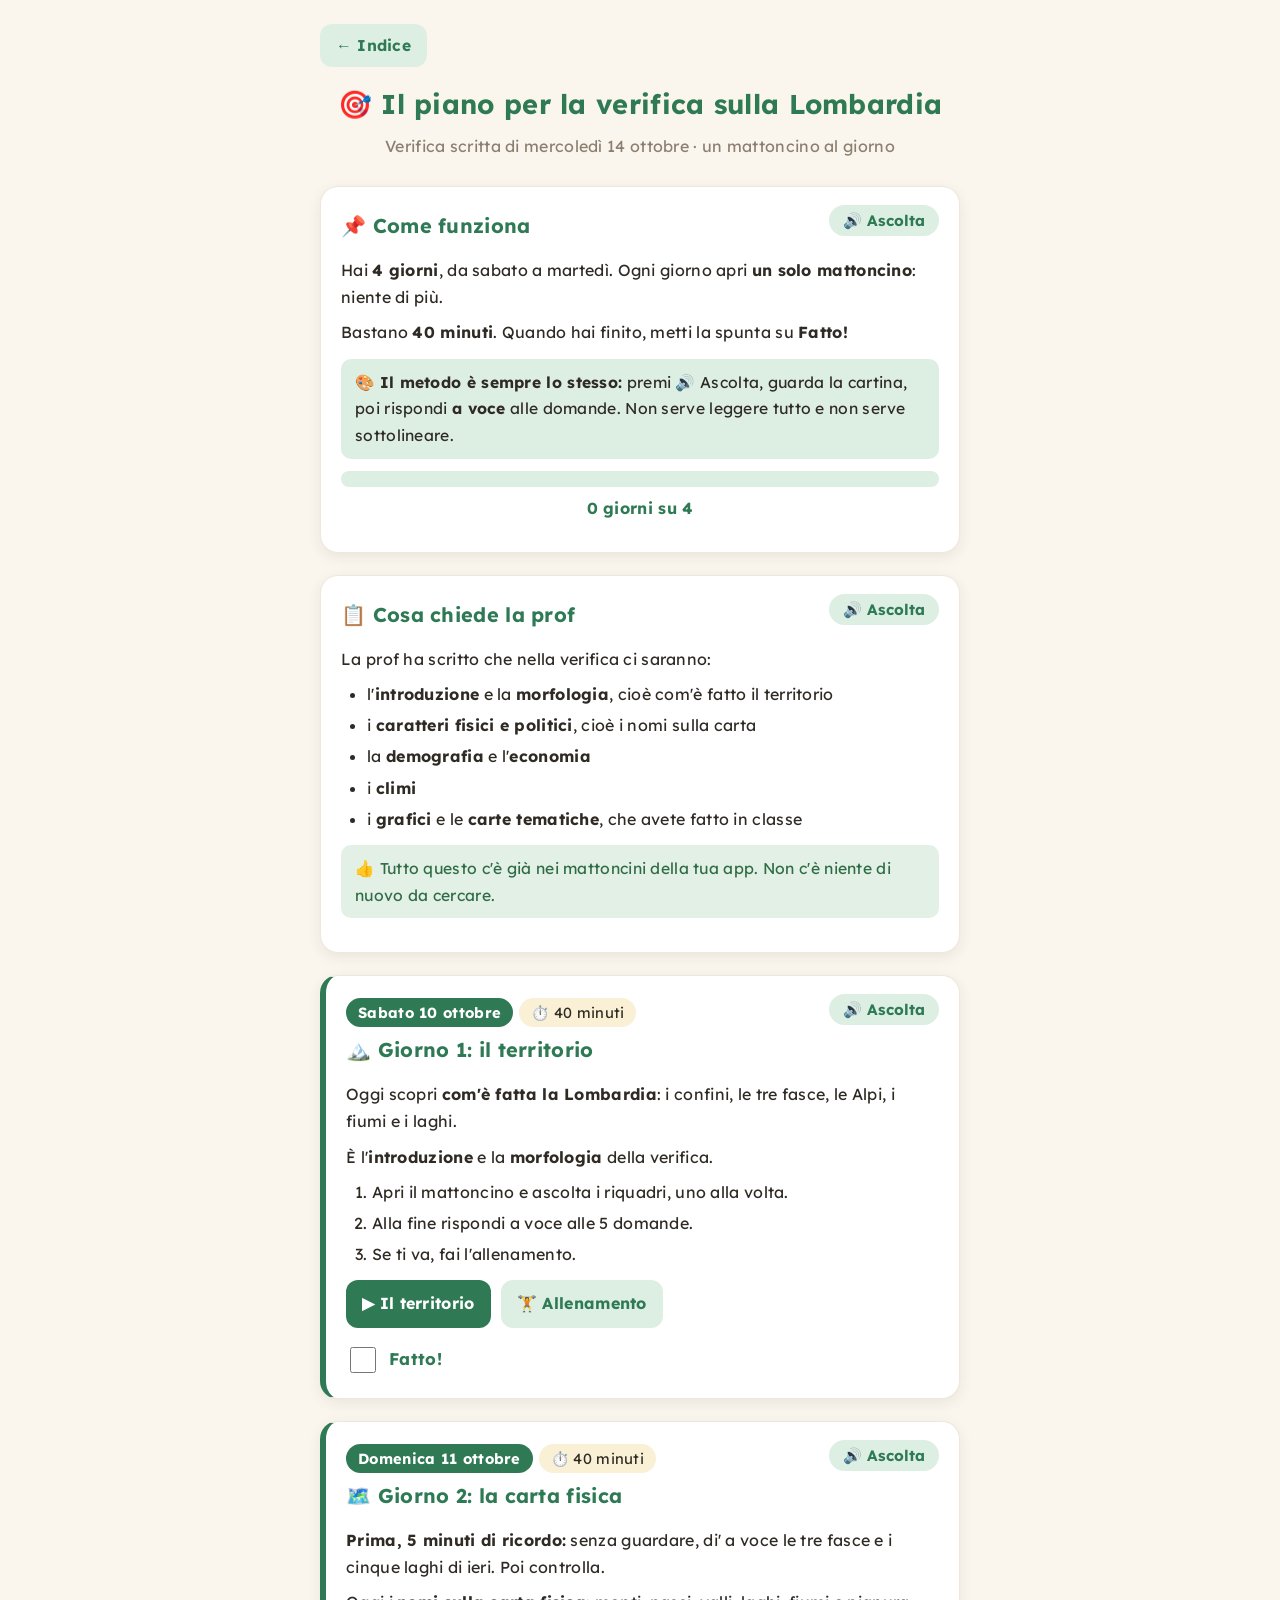
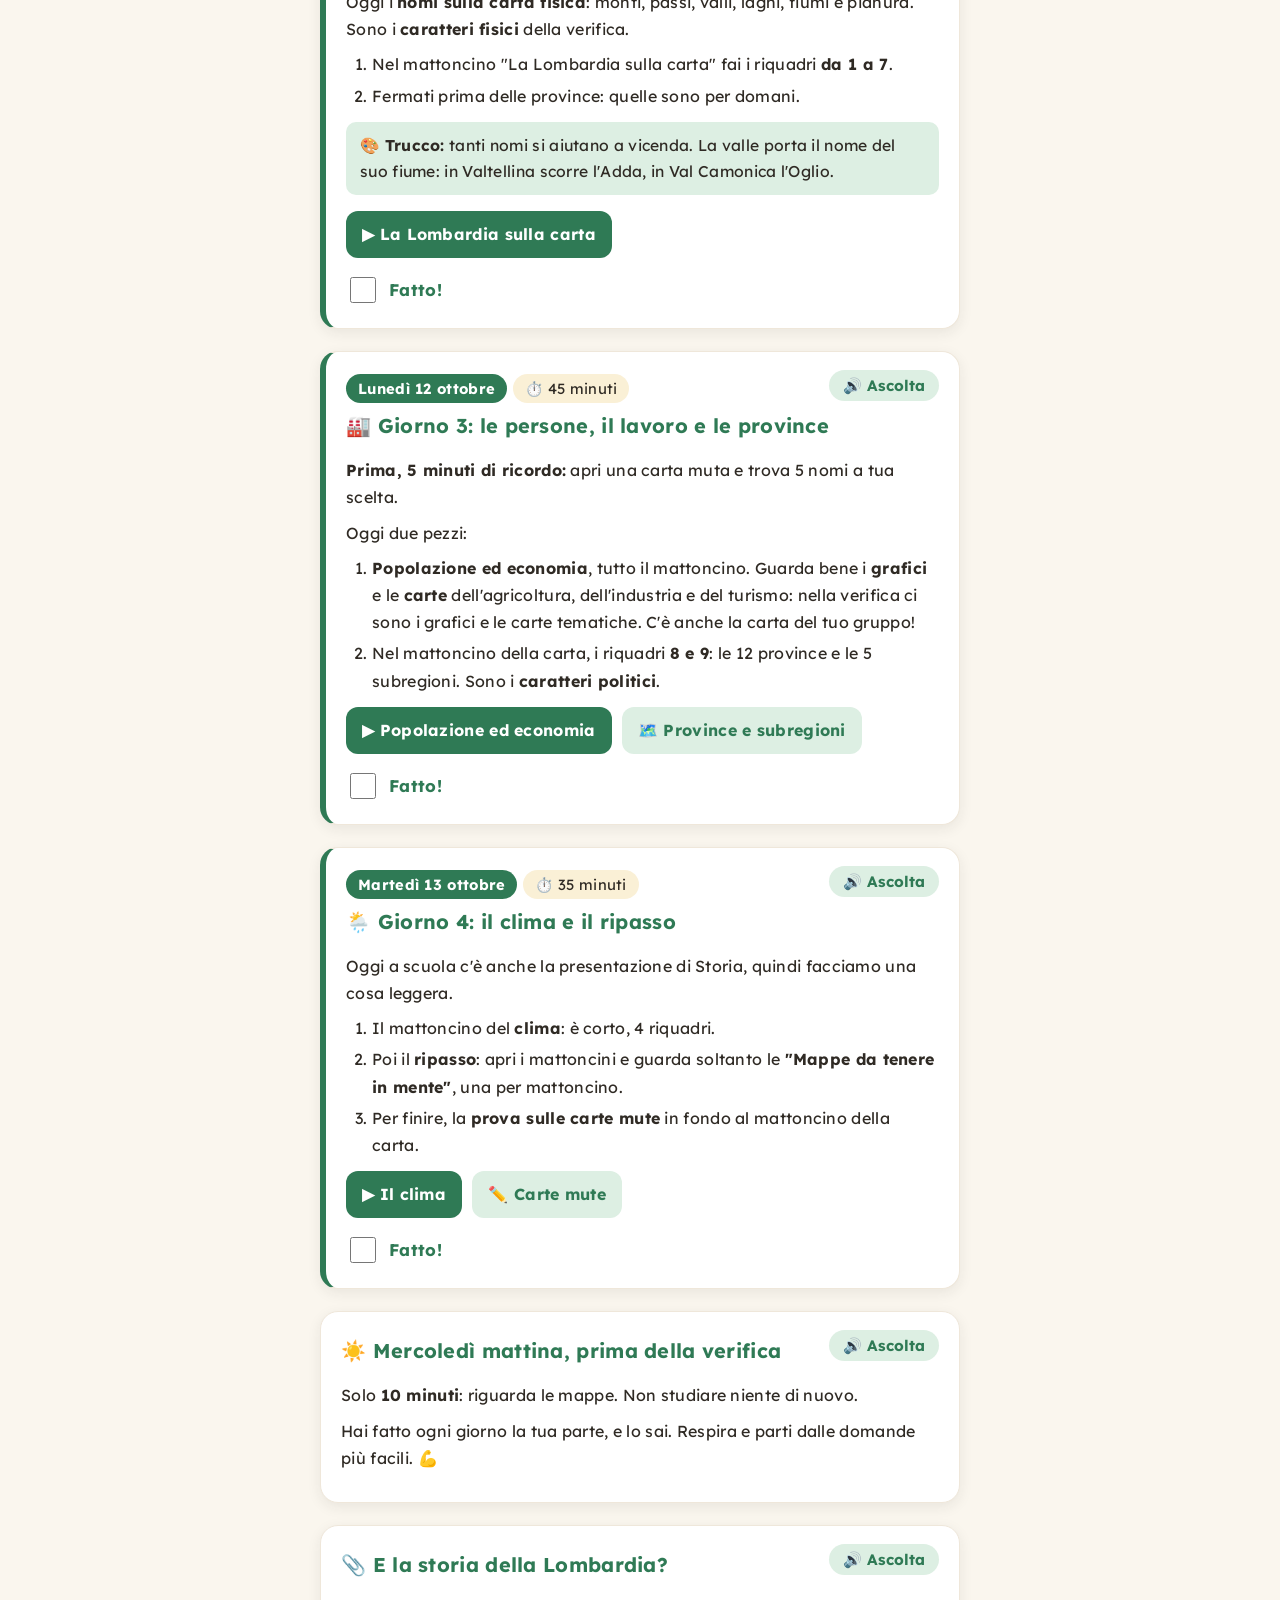
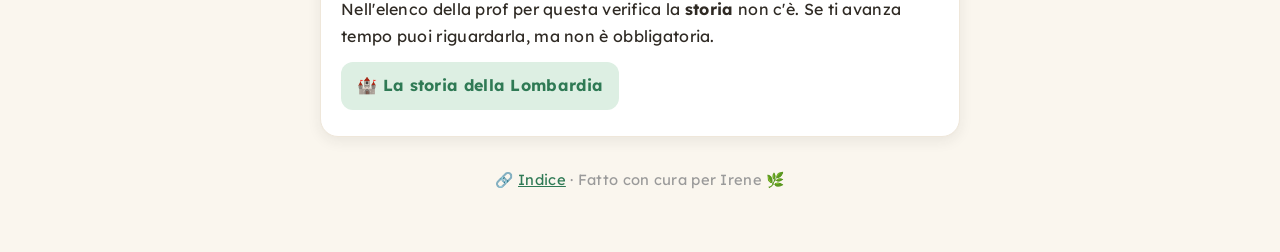
<file: piano-lombardia.html>
<!DOCTYPE html>
<html lang="it">
<head>
<meta charset="UTF-8">
<meta name="viewport" content="width=device-width, initial-scale=1.0">
<title>Geografia - Il piano per la verifica sulla Lombardia</title>
<link rel="manifest" href="manifest.json">
<script src="alert.js"></script>
<meta name="theme-color" content="#FAF6EE">
<meta name="apple-mobile-web-app-capable" content="yes">
<meta name="apple-mobile-web-app-title" content="Geografia di Irene">
<link rel="apple-touch-icon" href="icon-180.png">
<link rel="preconnect" href="https://fonts.googleapis.com">
<link rel="preconnect" href="https://fonts.gstatic.com" crossorigin>
<link href="https://fonts.googleapis.com/css2?family=Lexend:wght@400;500;600;700&display=swap" rel="stylesheet">
<link rel="stylesheet" href="style.css">
<style>
  .giorno{border-left:6px solid var(--accent);}
  .quando{display:inline-block;background:var(--accent);color:#fff;border-radius:99px;
    padding:2px 12px;font-weight:bold;font-size:0.92rem;margin-bottom:6px;}
  .tempo-badge{display:inline-block;background:var(--giallo-soft);border-radius:99px;
    padding:2px 12px;font-size:0.92rem;margin-left:6px;}
  .vai{display:inline-block;background:var(--accent);color:#fff;text-decoration:none;
    border-radius:12px;padding:10px 16px;font-weight:bold;margin:4px 6px 4px 0;}
  .vai.chiaro{background:var(--accent-soft);color:var(--accent);}
  .fatto{display:flex;align-items:center;gap:10px;margin-top:12px;font-weight:bold;
    color:var(--accent);cursor:pointer;font-size:1.05rem;}
  .fatto input{width:26px;height:26px;accent-color:var(--accent);cursor:pointer;}
  .card.done{opacity:0.6;}
  .barra{background:var(--accent-soft);border-radius:99px;height:16px;overflow:hidden;margin:10px 0 4px;}
  .barra div{background:var(--accent);height:100%;width:0;transition:width .3s ease;}
</style>
</head>
<body>
<div class="wrap">
  <a class="backbtn" href="index.html">← Indice</a>
  <h1>🎯 Il piano per la verifica sulla Lombardia</h1>
  <p class="sub">Verifica scritta di mercoledì 14 ottobre · un mattoncino al giorno</p>

  <div class="card">
    <h2>📌 Come funziona</h2>
    <p>Hai <b>4 giorni</b>, da sabato a martedì. Ogni giorno apri <b>un solo mattoncino</b>: niente di più.</p>
    <p>Bastano <b>40 minuti</b>. Quando hai finito, metti la spunta su <b>Fatto!</b></p>
    <div class="tip">🎨 <b>Il metodo è sempre lo stesso:</b> premi 🔊 Ascolta, guarda la cartina, poi rispondi <b>a voce</b> alle domande. Non serve leggere tutto e non serve sottolineare.</div>
    <div class="barra"><div id="barra"></div></div>
    <p id="conta" style="text-align:center;font-weight:bold;color:var(--accent)">0 giorni su 4</p>
  </div>

  <div class="card">
    <h2>📋 Cosa chiede la prof</h2>
    <p>La prof ha scritto che nella verifica ci saranno:</p>
    <ul>
      <li>l'<b>introduzione</b> e la <b>morfologia</b>, cioè com'è fatto il territorio</li>
      <li>i <b>caratteri fisici e politici</b>, cioè i nomi sulla carta</li>
      <li>la <b>demografia</b> e l'<b>economia</b></li>
      <li>i <b>climi</b></li>
      <li>i <b>grafici</b> e le <b>carte tematiche</b>, che avete fatto in classe</li>
    </ul>
    <div class="tip-green">👍 Tutto questo c'è già nei mattoncini della tua app. Non c'è niente di nuovo da cercare.</div>
  </div>

  <div class="card giorno" id="g1">
    <span class="quando">Sabato 10 ottobre</span><span class="tempo-badge">⏱️ 40 minuti</span>
    <h2>🏔️ Giorno 1: il territorio</h2>
    <p>Oggi scopri <b>com'è fatta la Lombardia</b>: i confini, le tre fasce, le Alpi, i fiumi e i laghi.</p>
    <p>È l'<b>introduzione</b> e la <b>morfologia</b> della verifica.</p>
    <ol>
      <li>Apri il mattoncino e ascolta i riquadri, uno alla volta.</li>
      <li>Alla fine rispondi a voce alle 5 domande.</li>
      <li>Se ti va, fai l'allenamento.</li>
    </ol>
    <a class="vai" href="lombardia.html">▶ Il territorio</a>
    <a class="vai chiaro" href="lombardia-allenamento.html">🏋️ Allenamento</a>
    <label class="fatto"><input type="checkbox" data-giorno="g1"> Fatto!</label>
  </div>

  <div class="card giorno" id="g2">
    <span class="quando">Domenica 11 ottobre</span><span class="tempo-badge">⏱️ 40 minuti</span>
    <h2>🗺️ Giorno 2: la carta fisica</h2>
    <p><b>Prima, 5 minuti di ricordo:</b> senza guardare, di' a voce le tre fasce e i cinque laghi di ieri. Poi controlla.</p>
    <p>Oggi i <b>nomi sulla carta fisica</b>: monti, passi, valli, laghi, fiumi e pianura. Sono i <b>caratteri fisici</b> della verifica.</p>
    <ol>
      <li>Nel mattoncino "La Lombardia sulla carta" fai i riquadri <b>da 1 a 7</b>.</li>
      <li>Fermati prima delle province: quelle sono per domani.</li>
    </ol>
    <div class="tip">🎨 <b>Trucco:</b> tanti nomi si aiutano a vicenda. La valle porta il nome del suo fiume: in Valtellina scorre l'Adda, in Val Camonica l'Oglio.</div>
    <a class="vai" href="carta.html">▶ La Lombardia sulla carta</a>
    <label class="fatto"><input type="checkbox" data-giorno="g2"> Fatto!</label>
  </div>

  <div class="card giorno" id="g3">
    <span class="quando">Lunedì 12 ottobre</span><span class="tempo-badge">⏱️ 45 minuti</span>
    <h2>🏭 Giorno 3: le persone, il lavoro e le province</h2>
    <p><b>Prima, 5 minuti di ricordo:</b> apri una carta muta e trova 5 nomi a tua scelta.</p>
    <p>Oggi due pezzi:</p>
    <ol>
      <li><b>Popolazione ed economia</b>, tutto il mattoncino. Guarda bene i <b>grafici</b> e le <b>carte</b> dell'agricoltura, dell'industria e del turismo: nella verifica ci sono i grafici e le carte tematiche. C'è anche la carta del tuo gruppo!</li>
      <li>Nel mattoncino della carta, i riquadri <b>8 e 9</b>: le 12 province e le 5 subregioni. Sono i <b>caratteri politici</b>.</li>
    </ol>
    <a class="vai" href="economia.html">▶ Popolazione ed economia</a>
    <a class="vai chiaro" href="carta.html">🗺️ Province e subregioni</a>
    <label class="fatto"><input type="checkbox" data-giorno="g3"> Fatto!</label>
  </div>

  <div class="card giorno" id="g4">
    <span class="quando">Martedì 13 ottobre</span><span class="tempo-badge">⏱️ 35 minuti</span>
    <h2>🌦️ Giorno 4: il clima e il ripasso</h2>
    <p>Oggi a scuola c'è anche la presentazione di Storia, quindi facciamo una cosa leggera.</p>
    <ol>
      <li>Il mattoncino del <b>clima</b>: è corto, 4 riquadri.</li>
      <li>Poi il <b>ripasso</b>: apri i mattoncini e guarda soltanto le <b>"Mappe da tenere in mente"</b>, una per mattoncino.</li>
      <li>Per finire, la <b>prova sulle carte mute</b> in fondo al mattoncino della carta.</li>
    </ol>
    <a class="vai" href="clima.html">▶ Il clima</a>
    <a class="vai chiaro" href="carta.html">✏️ Carte mute</a>
    <label class="fatto"><input type="checkbox" data-giorno="g4"> Fatto!</label>
  </div>

  <div class="card">
    <h2>☀️ Mercoledì mattina, prima della verifica</h2>
    <p>Solo <b>10 minuti</b>: riguarda le mappe. Non studiare niente di nuovo.</p>
    <p>Hai fatto ogni giorno la tua parte, e lo sai. Respira e parti dalle domande più facili. 💪</p>
  </div>

  <div class="card">
    <h2>📎 E la storia della Lombardia?</h2>
    <p>Nell'elenco della prof per questa verifica la <b>storia</b> non c'è. Se ti avanza tempo puoi riguardarla, ma non è obbligatoria.</p>
    <a class="vai chiaro" href="storia.html">🏰 La storia della Lombardia</a>
  </div>

  <footer>🔗 <a href="index.html">Indice</a> · Fatto con cura per Irene 🌿</footer>
</div>
<script src="app.js"></script>
<script>
  (function(){
    var CHIAVE = "piano-lombardia-fatti";
    var fatti = {};
    try { fatti = JSON.parse(localStorage.getItem(CHIAVE) || "{}"); } catch(e) { fatti = {}; }
    var caselle = document.querySelectorAll("input[data-giorno]");
    function aggiorna(){
      var n = 0;
      caselle.forEach(function(c){
        var card = document.getElementById(c.dataset.giorno);
        if(c.checked){ n++; card.classList.add("done"); } else { card.classList.remove("done"); }
      });
      document.getElementById("barra").style.width = (n / caselle.length * 100) + "%";
      document.getElementById("conta").textContent = n === caselle.length
        ? "🎉 4 giorni su 4: sei pronta!"
        : n + (n === 1 ? " giorno" : " giorni") + " su " + caselle.length;
    }
    caselle.forEach(function(c){
      c.checked = !!fatti[c.dataset.giorno];
      c.addEventListener("change", function(){
        fatti[c.dataset.giorno] = c.checked;
        try { localStorage.setItem(CHIAVE, JSON.stringify(fatti)); } catch(e) {}
        aggiorna();
      });
    });
    aggiorna();
  })();
  if ('serviceWorker' in navigator) { navigator.serviceWorker.register('./service-worker.js'); }
</script>
</body>
</html>
</file>
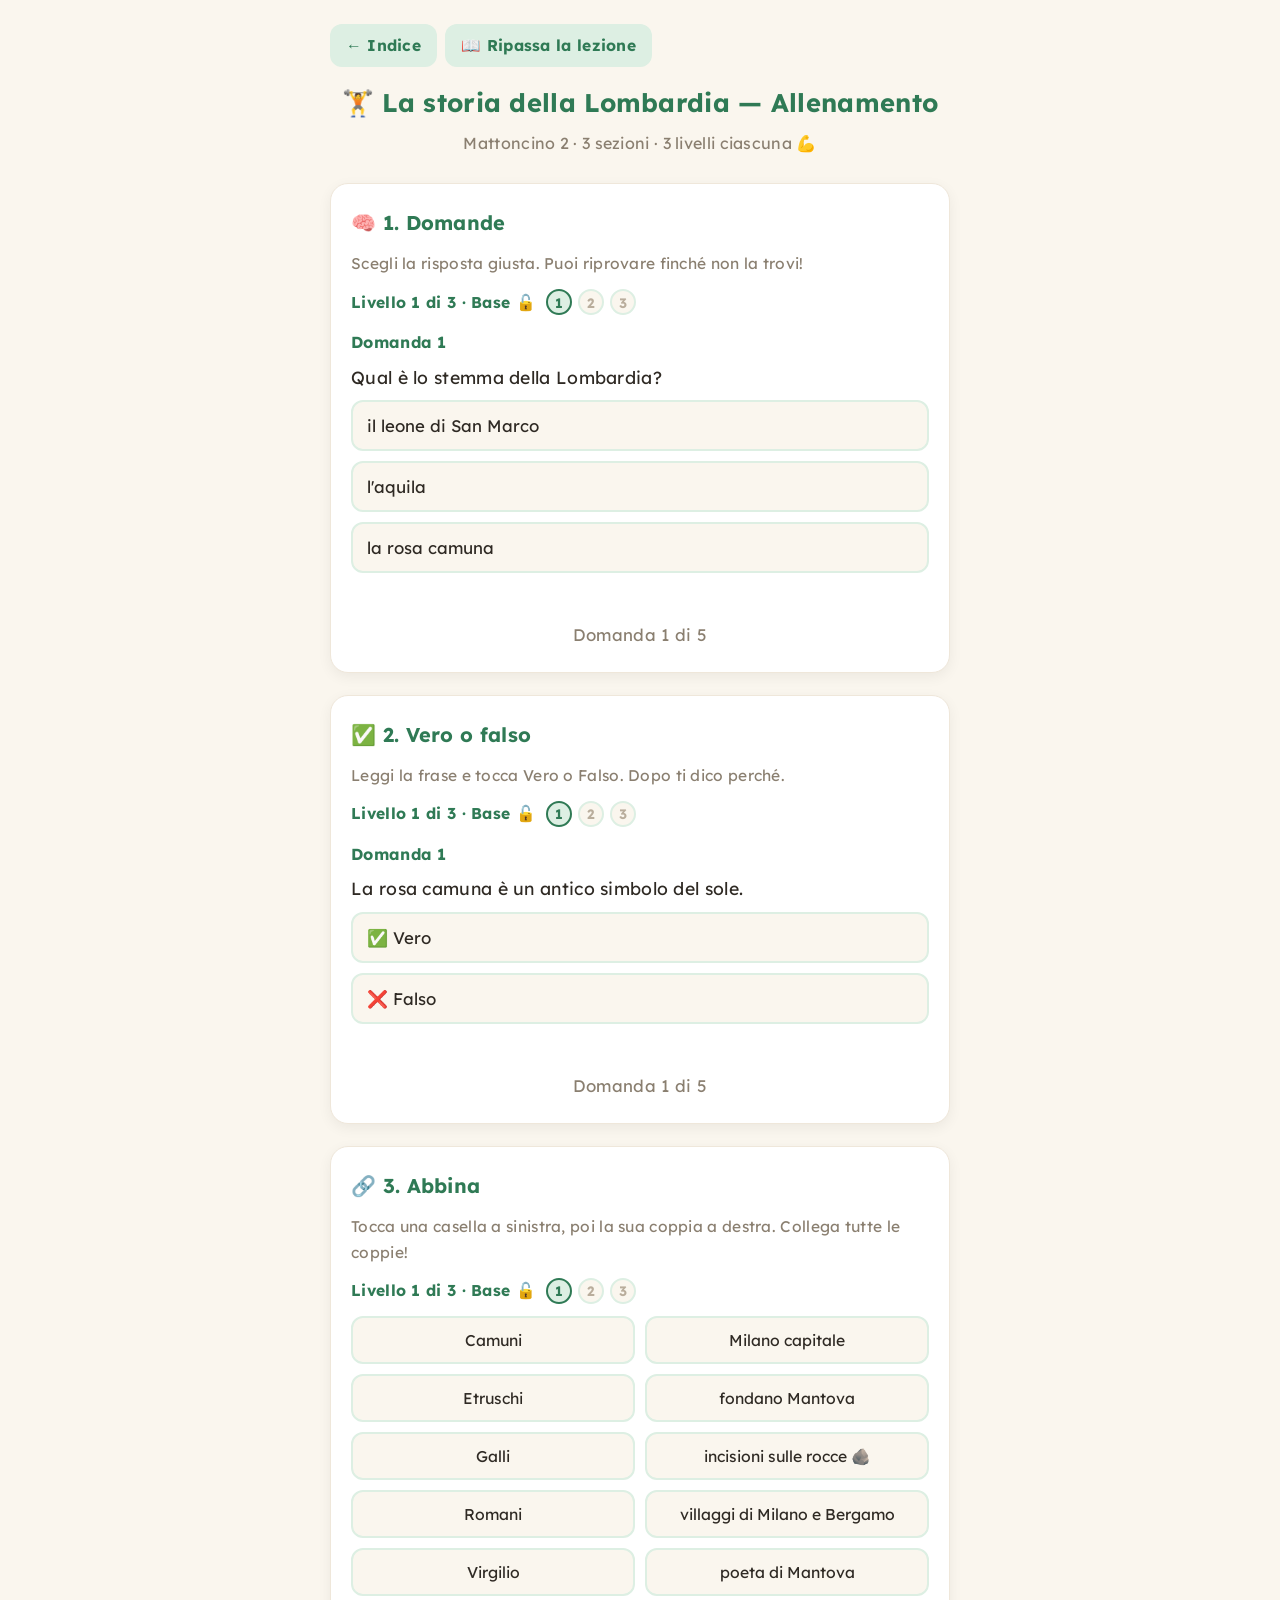
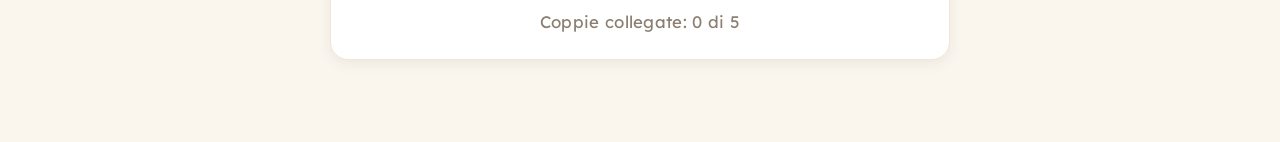
<file: storia-allenamento.html>
<!DOCTYPE html>
<html lang="it">
<head>
<meta charset="UTF-8">
<meta name="viewport" content="width=device-width, initial-scale=1.0">
<link rel="manifest" href="manifest.json">
<meta name="theme-color" content="#FAF6EE">
<meta name="apple-mobile-web-app-capable" content="yes">
<meta name="apple-mobile-web-app-status-bar-style" content="default">
<meta name="apple-mobile-web-app-title" content="Geografia di Irene">
<script src="alert.js"></script>
<link rel="apple-touch-icon" href="icon-180.png">
<link rel="icon" type="image/png" sizes="192x192" href="icon-192.png">
<title>La storia della Lombardia — Allenamento</title>
<link rel="preconnect" href="https://fonts.googleapis.com">
<link rel="preconnect" href="https://fonts.gstatic.com" crossorigin>
<link href="https://fonts.googleapis.com/css2?family=Lexend:wght@400;600;700&display=swap" rel="stylesheet">
<style>
  :root{
    --bg:#FAF6EE; --card:#FFFFFF; --ink:#2F2A24;
    --accent:#2F7A55; --accent-soft:#DDEFE3;
    --green:#3E8E5A; --green-soft:#E2F0E6;
    --red:#C2492F; --red-soft:#F6E1DB;
    --blue:#3B6EA5; --blue-soft:#E2ECF5;
  }
  *{box-sizing:border-box;}
  body{margin:0; font-family:"Lexend","Trebuchet MS",Verdana,sans-serif;
    background:var(--bg); color:var(--ink); line-height:1.7; letter-spacing:0.3px; padding:24px 14px 60px;}
  .wrap{max-width:620px;margin:0 auto;}
  .back{display:inline-block;background:var(--accent-soft);color:var(--accent);text-decoration:none;border-radius:12px;padding:8px 16px;font-size:0.98rem;font-weight:bold;margin:0 8px 14px 0;}
  h1{color:var(--accent);font-size:1.6rem;text-align:center;margin:0 0 6px;}
  .sub{text-align:center;color:#8a7f70;margin:0 0 26px;font-size:1rem;}
  .card{background:var(--card);border-radius:18px;padding:22px 20px;margin-bottom:22px;
    box-shadow:0 4px 14px rgba(0,0,0,0.06);border:1px solid #efe7da;}
  .card h2{margin:0 0 10px;font-size:1.25rem;color:var(--accent);}
  .card .lead{color:#8a7f70;margin:0 0 12px;font-size:0.97rem;}
  .levelbar{margin:0 0 12px;}
  .lvrow{display:flex;align-items:center;gap:10px;flex-wrap:wrap;font-size:0.98rem;color:var(--accent);}
  .lvdots{display:inline-flex;gap:6px;}
  .lvdot{width:26px;height:26px;border-radius:50%;display:flex;align-items:center;justify-content:center;
    background:var(--bg);border:2px solid var(--accent-soft);color:#b9ad9c;font-size:0.85rem;font-weight:bold;}
  .lvdot.on{background:var(--accent-soft);border-color:var(--accent);color:var(--accent);}
  .ex{margin:14px 0;}
  .qnum{font-weight:bold;color:var(--accent);}
  .qtext{font-size:1.1rem;margin:6px 0 8px;}
  .options{display:flex;flex-direction:column;gap:10px;}
  .opt{background:var(--bg);border:2px solid var(--accent-soft);
    border-radius:12px;padding:13px 14px;font-size:1.05rem;cursor:pointer;
    text-align:left;font-family:inherit;color:var(--ink);transition:all .15s;}
  .opt:hover{border-color:var(--accent);}
  .opt.correct{background:var(--green-soft);border-color:var(--green);color:var(--green);font-weight:bold;}
  .opt.wrong{background:var(--red-soft);border-color:var(--red);color:var(--red);}
  .feedback{margin-top:10px;font-size:1.02rem;font-weight:bold;min-height:24px;}
  .feedback.ok{color:var(--green);}
  .feedback.no{color:var(--red);}
  .progress{text-align:center;font-size:1.05rem;margin:12px 0 0;color:#8a7f70;}
  .star{font-size:1.4rem;}
  .match-grid{display:grid;grid-template-columns:1fr 1fr;gap:10px;margin-top:6px;}
  .match-col{display:flex;flex-direction:column;gap:10px;}
  .match-btn{background:var(--bg);border:2px solid var(--accent-soft);border-radius:12px;
    padding:12px;font-size:0.98rem;cursor:pointer;font-family:inherit;color:var(--ink);
    display:flex;align-items:center;justify-content:center;text-align:center;gap:6px;transition:all .15s;}
  .match-btn:hover{border-color:var(--accent);}
  .match-btn.sel{border-color:var(--blue);background:var(--blue-soft);color:var(--blue);font-weight:bold;}
  .match-btn.done{background:var(--green-soft);border-color:var(--green);color:var(--green);font-weight:bold;cursor:default;opacity:0.85;}
  .match-btn.flash{border-color:var(--red);background:var(--red-soft);}
  .restart{display:inline-block;margin:12px auto 0;background:var(--accent);color:#fff;border:none;
    border-radius:12px;padding:11px 22px;font-size:1rem;cursor:pointer;font-family:inherit;}
</style>
</head>
<body>
<div class="wrap">
  <a class="back" href="index.html">&larr; Indice</a><a class="back" href="storia.html">📖 Ripassa la lezione</a>
  <h1>🏋️ La storia della Lombardia — Allenamento</h1>
  <p class="sub">Mattoncino 2 · 3 sezioni · 3 livelli ciascuna 💪</p>

  <div class="card">
    <h2>🧠 1. Domande</h2>
    <p class="lead">Scegli la risposta giusta. Puoi riprovare finché non la trovi!</p>
    <div class="levelbar" id="quiz-level"></div>
    <div id="quiz-box"></div>
    <div class="progress" id="quiz-prog"></div>
  </div>

  <div class="card">
    <h2>✅ 2. Vero o falso</h2>
    <p class="lead">Leggi la frase e tocca Vero o Falso. Dopo ti dico perché.</p>
    <div class="levelbar" id="vf-level"></div>
    <div id="vf-box"></div>
    <div class="progress" id="vf-prog"></div>
  </div>

  <div class="card">
    <h2>🔗 3. Abbina</h2>
    <p class="lead">Tocca una casella a sinistra, poi la sua coppia a destra. Collega tutte le coppie!</p>
    <div class="levelbar" id="abbina-level"></div>
    <div class="match-grid" id="abbina-grid"></div>
    <div class="progress" id="abbina-prog"></div>
  </div>
</div>
<script>
window.ALLENAMENTO = {"quiz": [[{"q": "Qual è lo stemma della Lombardia?", "opts": ["la rosa camuna", "il leone di San Marco", "l'aquila"]}, {"q": "Dove ci sono le incisioni sulle rocce dei Camuni?", "opts": ["in Val Camonica", "sul lago di Garda", "a Milano"]}, {"q": "Quale città fondarono gli Etruschi?", "opts": ["Mantova", "Milano", "Como"]}, {"q": "Quale poeta romano nacque a Mantova?", "opts": ["Virgilio", "Dante", "Manzoni"]}, {"q": "Milano diventò capitale…", "opts": ["dell'Impero romano d'Occidente", "del Regno di Francia", "dei Longobardi"]}], [{"q": "Dove misero la capitale i Longobardi?", "opts": ["a Pavia", "a Milano", "a Roma"]}, {"q": "Chi sconfisse i Longobardi?", "opts": ["Carlo Magno", "Napoleone", "Garibaldi"]}, {"q": "La Lega Lombarda vinse la battaglia di…", "opts": ["Legnano", "Waterloo", "Solferino"]}, {"q": "Contro quale imperatore combatteva la Lega Lombarda?", "opts": ["Federico Barbarossa", "Carlo Magno", "Augusto"]}, {"q": "Quale famiglia comandava Mantova?", "opts": ["i Gonzaga", "gli Sforza", "i Medici"]}], [{"q": "Chi riunì la Lombardia nel 1797?", "opts": ["Napoleone", "Carlo Magno", "Garibaldi"]}, {"q": "Dopo Napoleone l'Austria creò il…", "opts": ["Regno Lombardo-Veneto", "Ducato di Milano", "Regno d'Italia"]}, {"q": "Nel 1848 a Milano ci furono…", "opts": ["le Cinque giornate", "le Dieci giornate", "i Mille"]}, {"q": "In che anno nacque il Regno d'Italia?", "opts": ["1861", "1815", "1915"]}, {"q": "Quale grande evento ci fu a Milano nel 2015?", "opts": ["l'Expo", "le Olimpiadi", "i Mondiali"]}]], "vf": [[{"q": "La rosa camuna è un antico simbolo del sole.", "v": true, "perche": "È incisa sulle rocce della Val Camonica."}, {"q": "I Galli fondarono i villaggi che diventarono Milano e Bergamo.", "v": true, "perche": "Anche Brescia e Como."}, {"q": "Gli Etruschi fondarono Pavia.", "v": false, "perche": "Gli Etruschi fondarono Mantova."}, {"q": "Plinio era di Como.", "v": true, "perche": "Era un naturalista romano."}, {"q": "Milano fu capitale dell'Impero romano d'Occidente.", "v": true, "perche": "Si chiamava Mediolanum."}], [{"q": "Il nome Lombardia viene dai Longobardi.", "v": true, "perche": "Il nord si chiamava Longobardia Maior."}, {"q": "La Lega Lombarda perse a Legnano.", "v": false, "perche": "Vinse! Sconfisse il Barbarossa."}, {"q": "I Visconti e gli Sforza comandavano Milano.", "v": true, "perche": "Erano le Signorie."}, {"q": "Con le Signorie comandava una sola famiglia.", "v": true, "perche": "Prima, nei Comuni, si governavano le città."}, {"q": "Bergamo e Brescia furono per secoli di Venezia.", "v": true, "perche": "Fino al 1797."}], [{"q": "Il Regno Lombardo-Veneto era austriaco.", "v": true, "perche": "Lo creò l'Austria nel 1815."}, {"q": "Le Cinque giornate furono a Brescia.", "v": false, "perche": "Furono a Milano. A Brescia ci furono le Dieci giornate."}, {"q": "Nel 1861 nacque il Regno d'Italia.", "v": true, "perche": "E la Lombardia ne fece parte."}, {"q": "Il fascismo nacque a Milano nel 1919.", "v": true, "perche": "Con i Fasci di combattimento."}, {"q": "Nel 2023 Bergamo e Brescia furono capitali della cultura.", "v": true, "perche": "Capitali italiane della cultura."}]], "abbina": [[{"l": "Camuni", "r": "incisioni sulle rocce 🪨"}, {"l": "Etruschi", "r": "fondano Mantova"}, {"l": "Galli", "r": "villaggi di Milano e Bergamo"}, {"l": "Romani", "r": "Milano capitale"}, {"l": "Virgilio", "r": "poeta di Mantova"}], [{"l": "Longobardi", "r": "capitale a Pavia"}, {"l": "Carlo Magno", "r": "re dei Franchi"}, {"l": "Lega Lombarda", "r": "vince a Legnano ⚔️"}, {"l": "Gonzaga", "r": "Signori di Mantova"}, {"l": "Sforza", "r": "Signori di Milano"}], [{"l": "1797", "r": "Napoleone riunisce la Lombardia"}, {"l": "1815", "r": "Regno Lombardo-Veneto"}, {"l": "1848", "r": "Cinque giornate di Milano"}, {"l": "1861", "r": "nasce il Regno d'Italia"}, {"l": "2015", "r": "Expo a Milano"}]]};
</script>
<script src="allenamento.js"></script>
<script>
  if ('serviceWorker' in navigator) { navigator.serviceWorker.register('./service-worker.js'); }
</script>
</body>
</html>
</file>
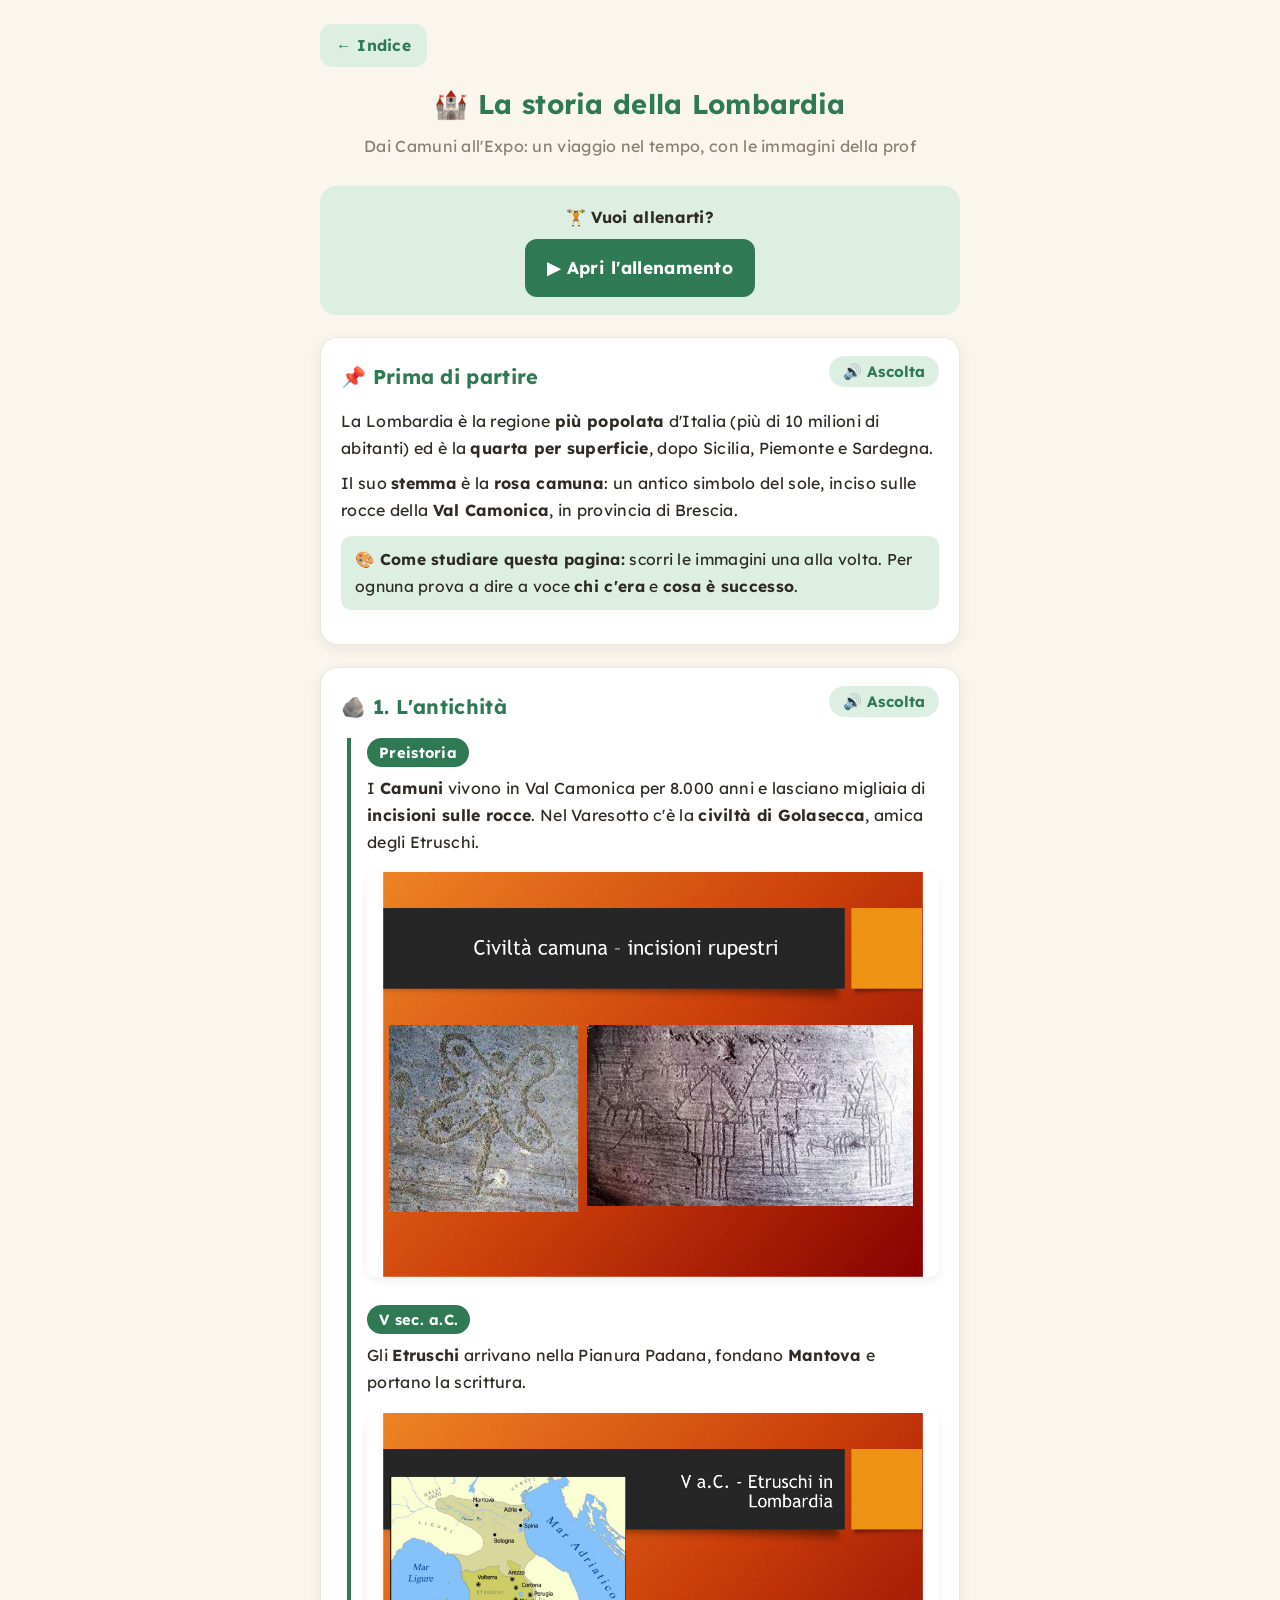
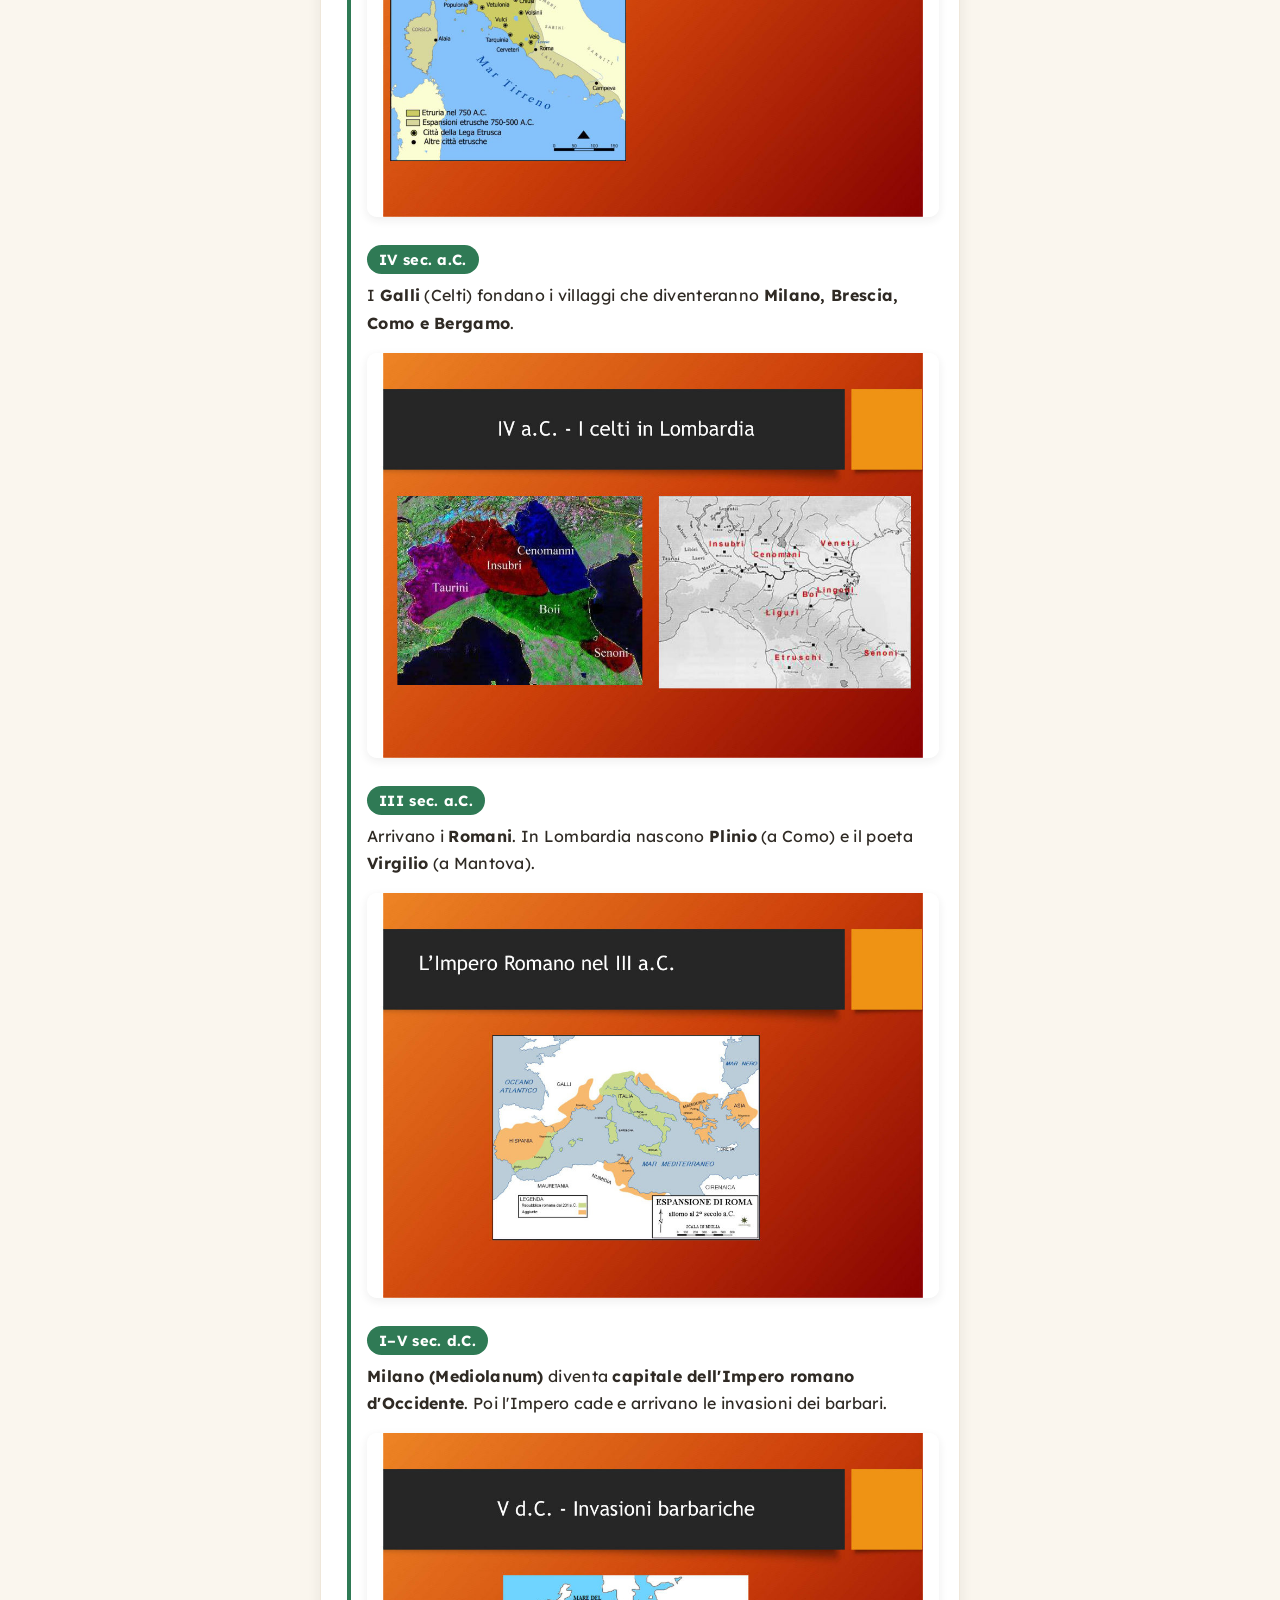
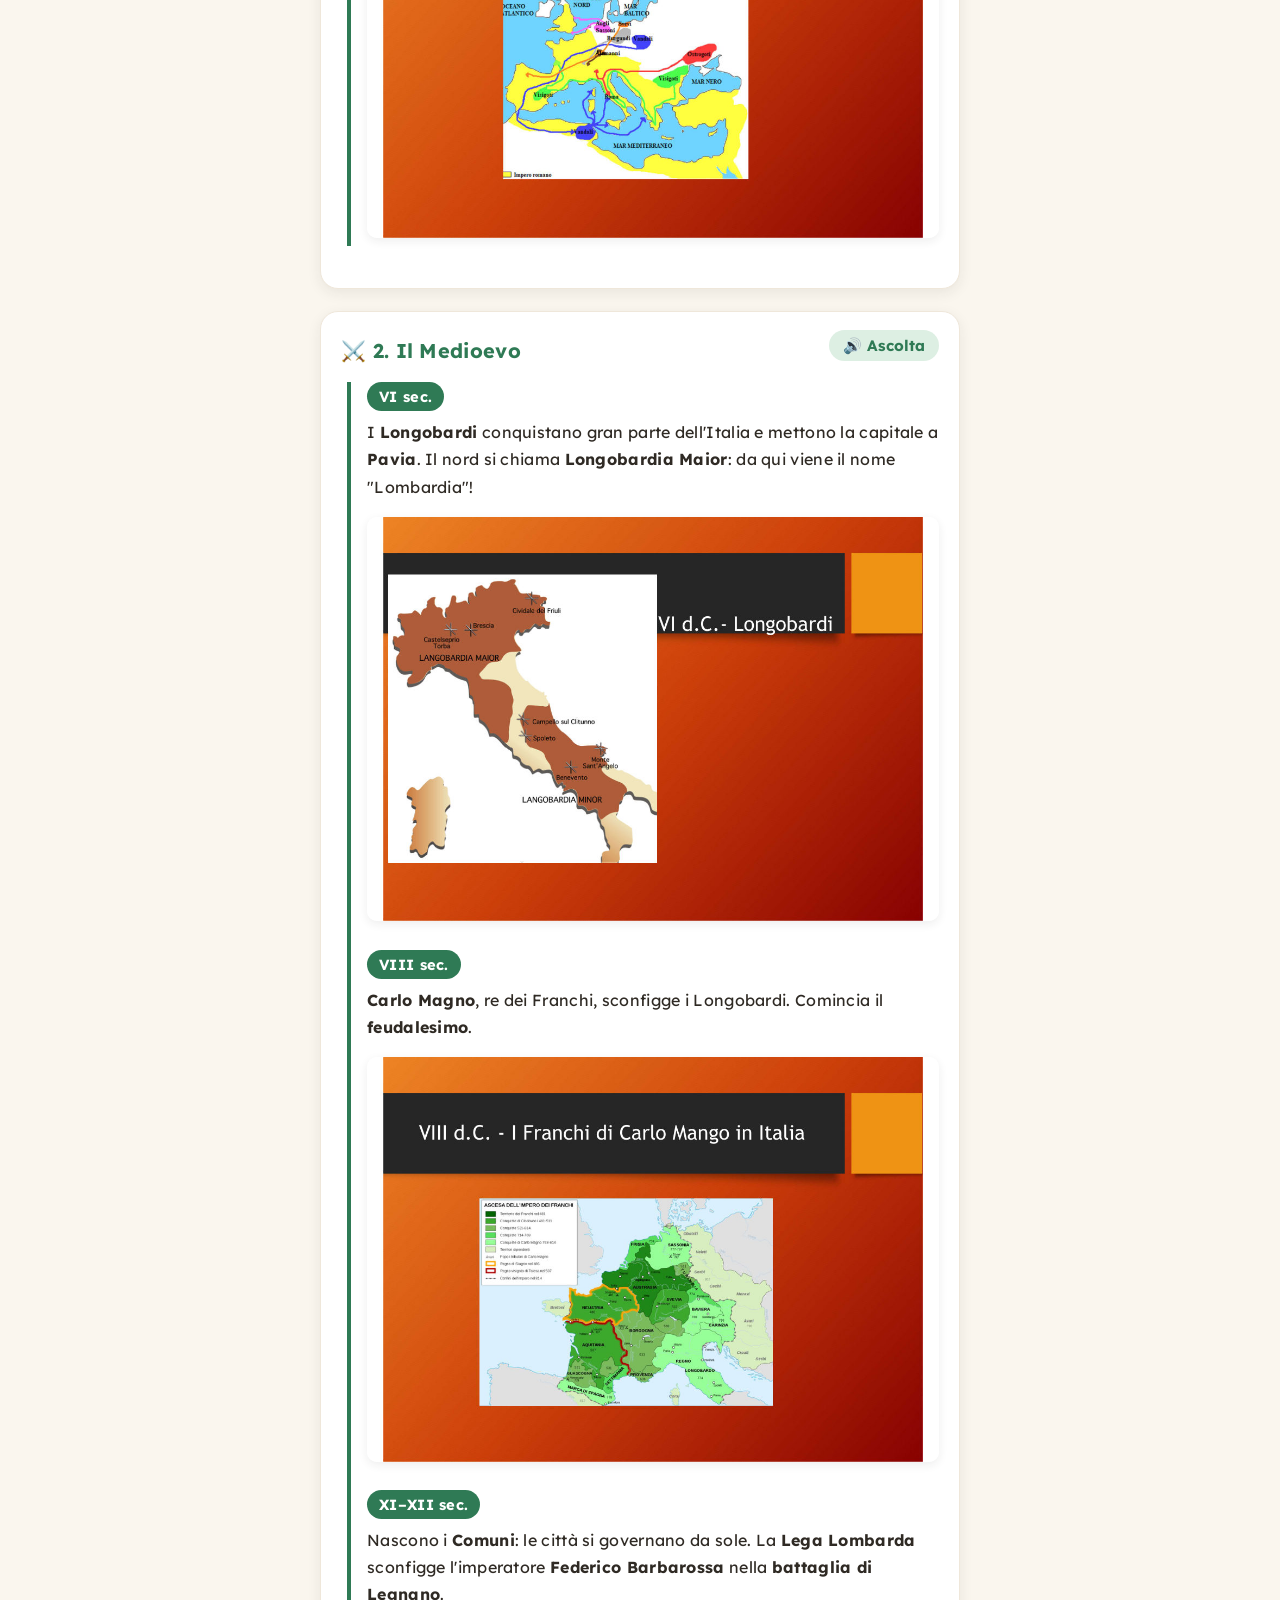
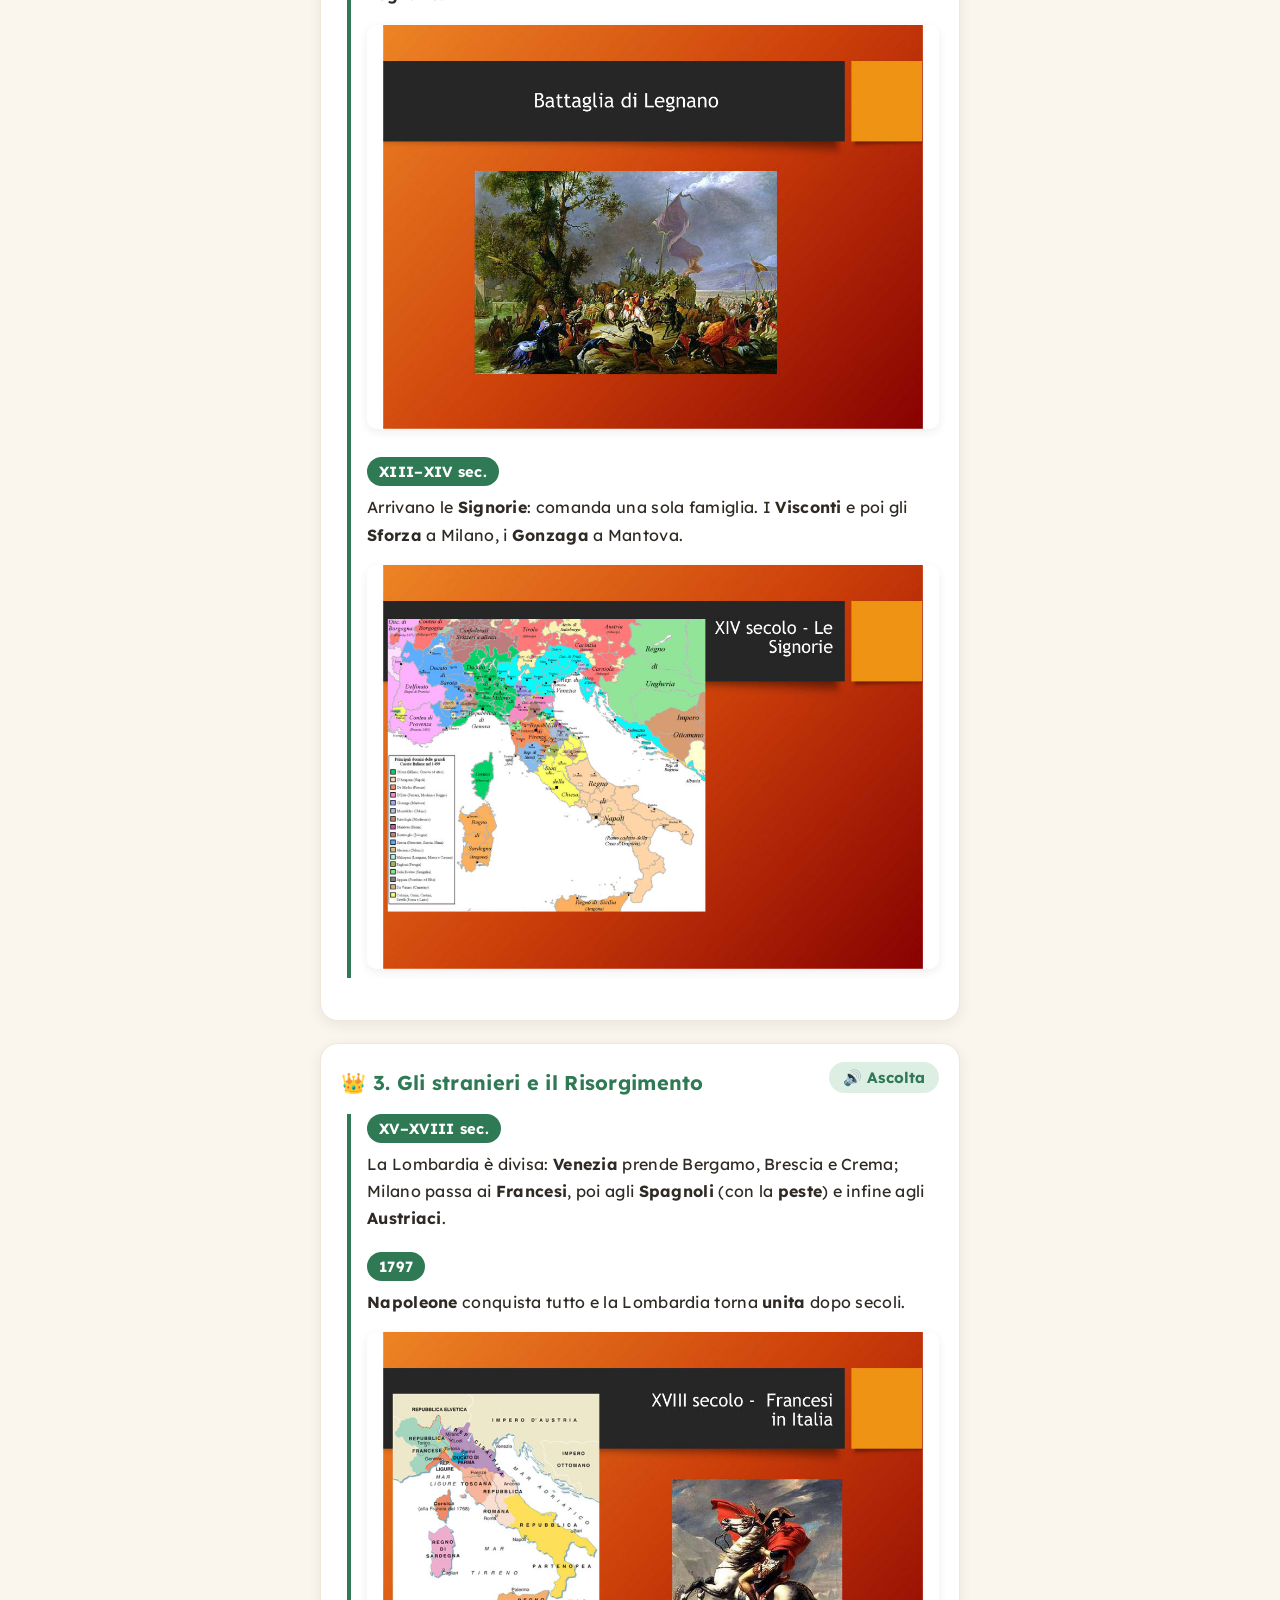
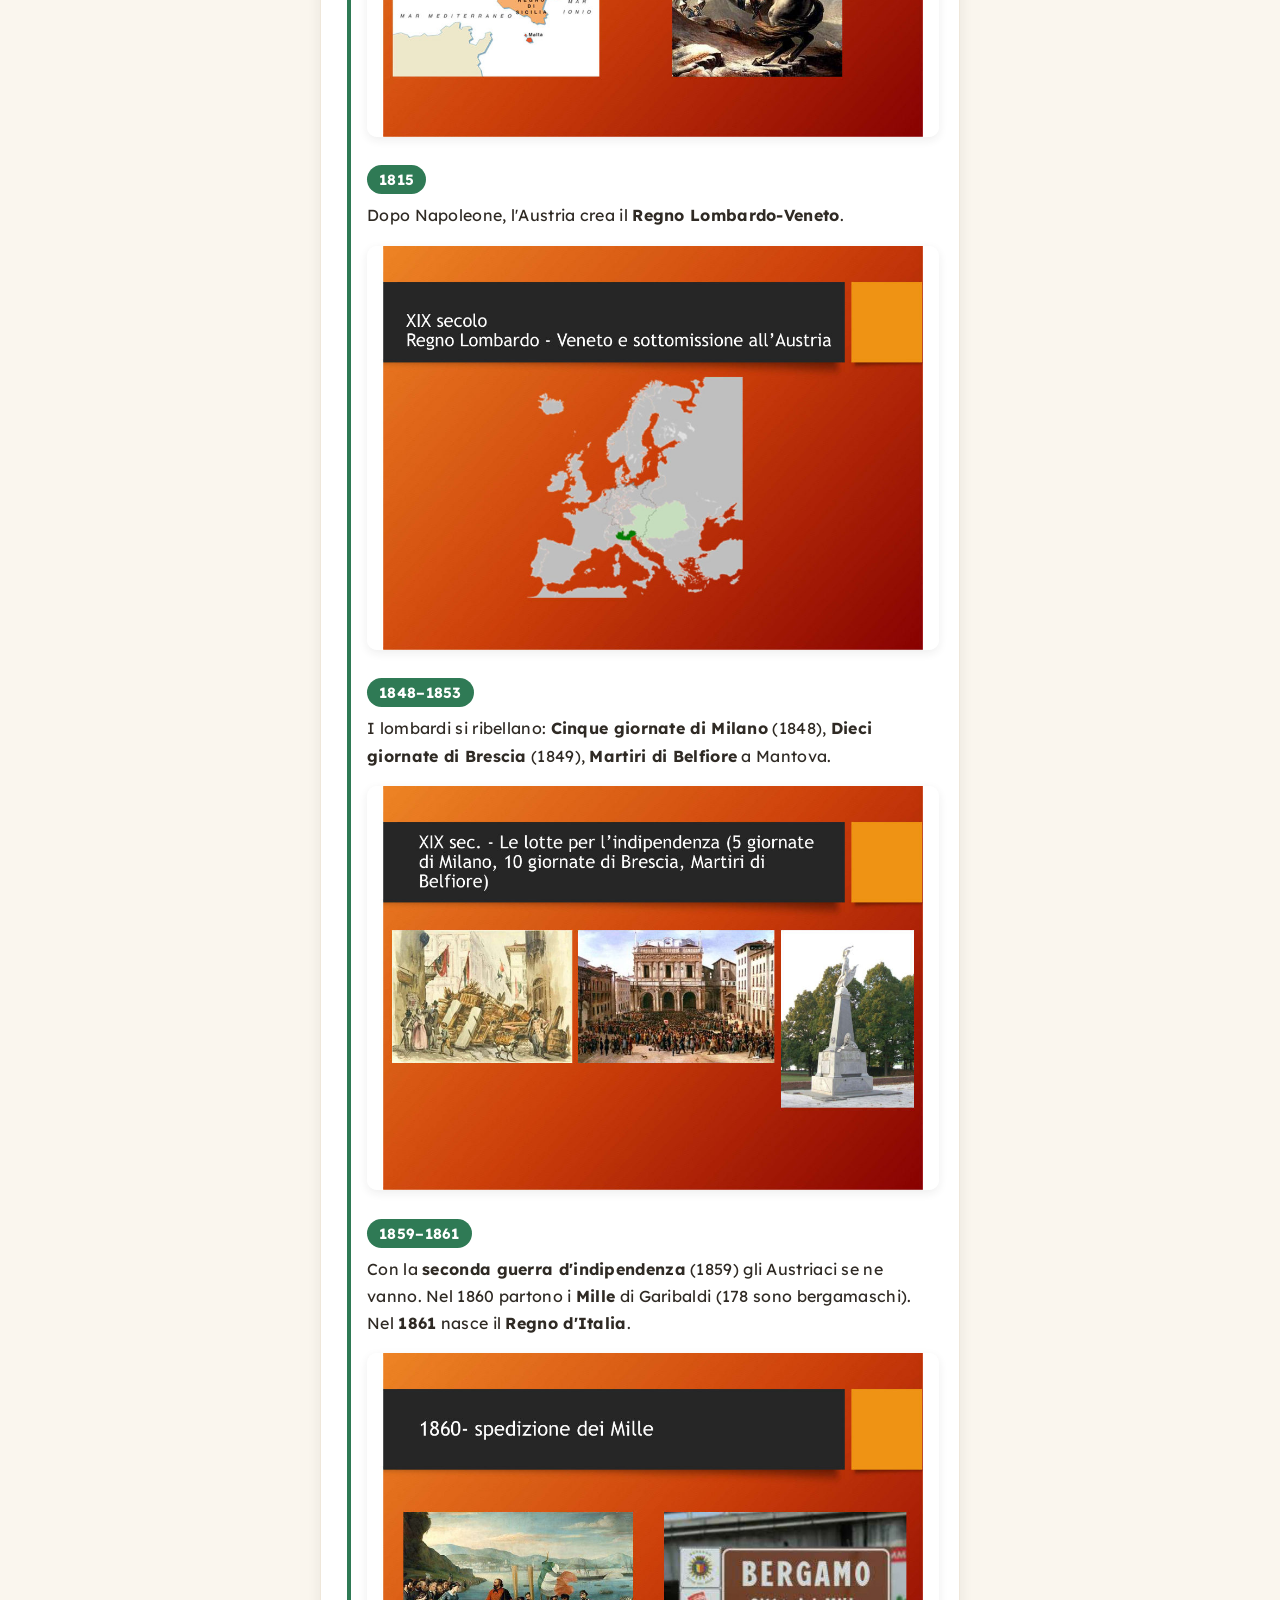
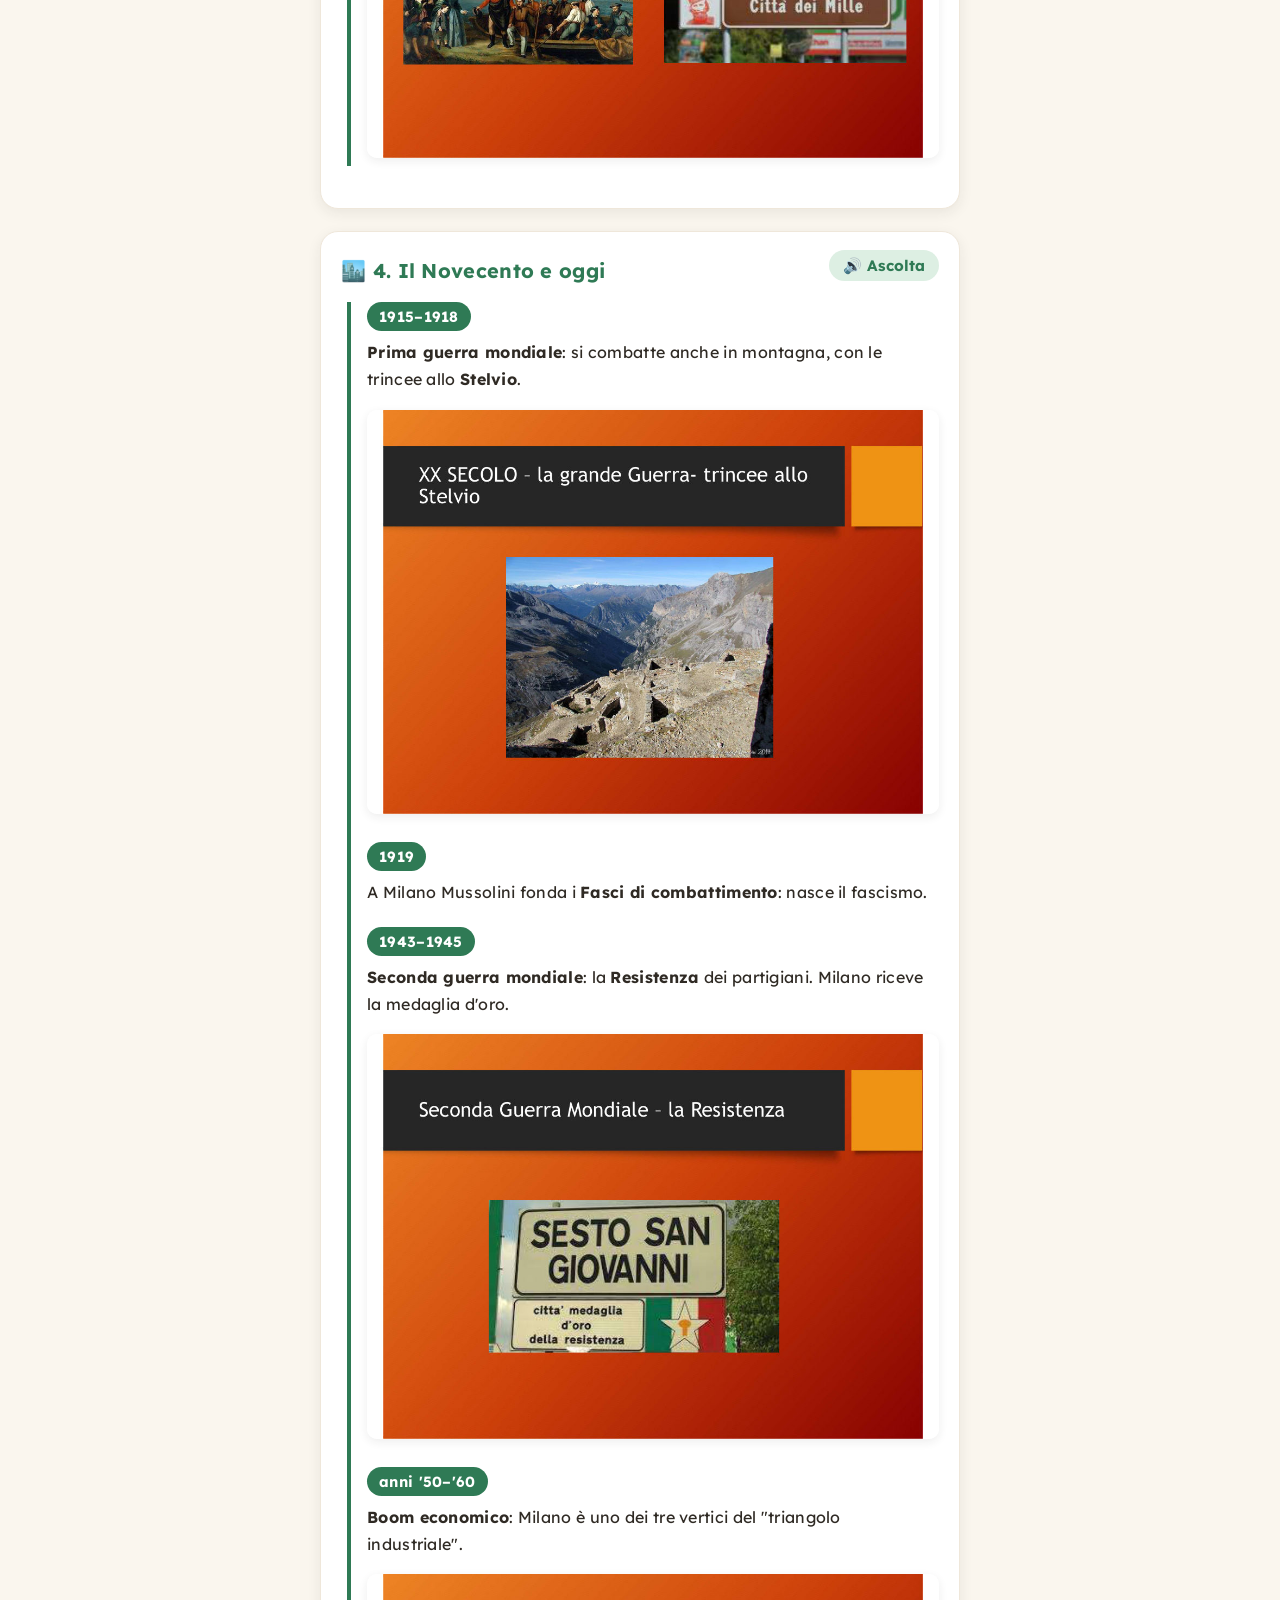
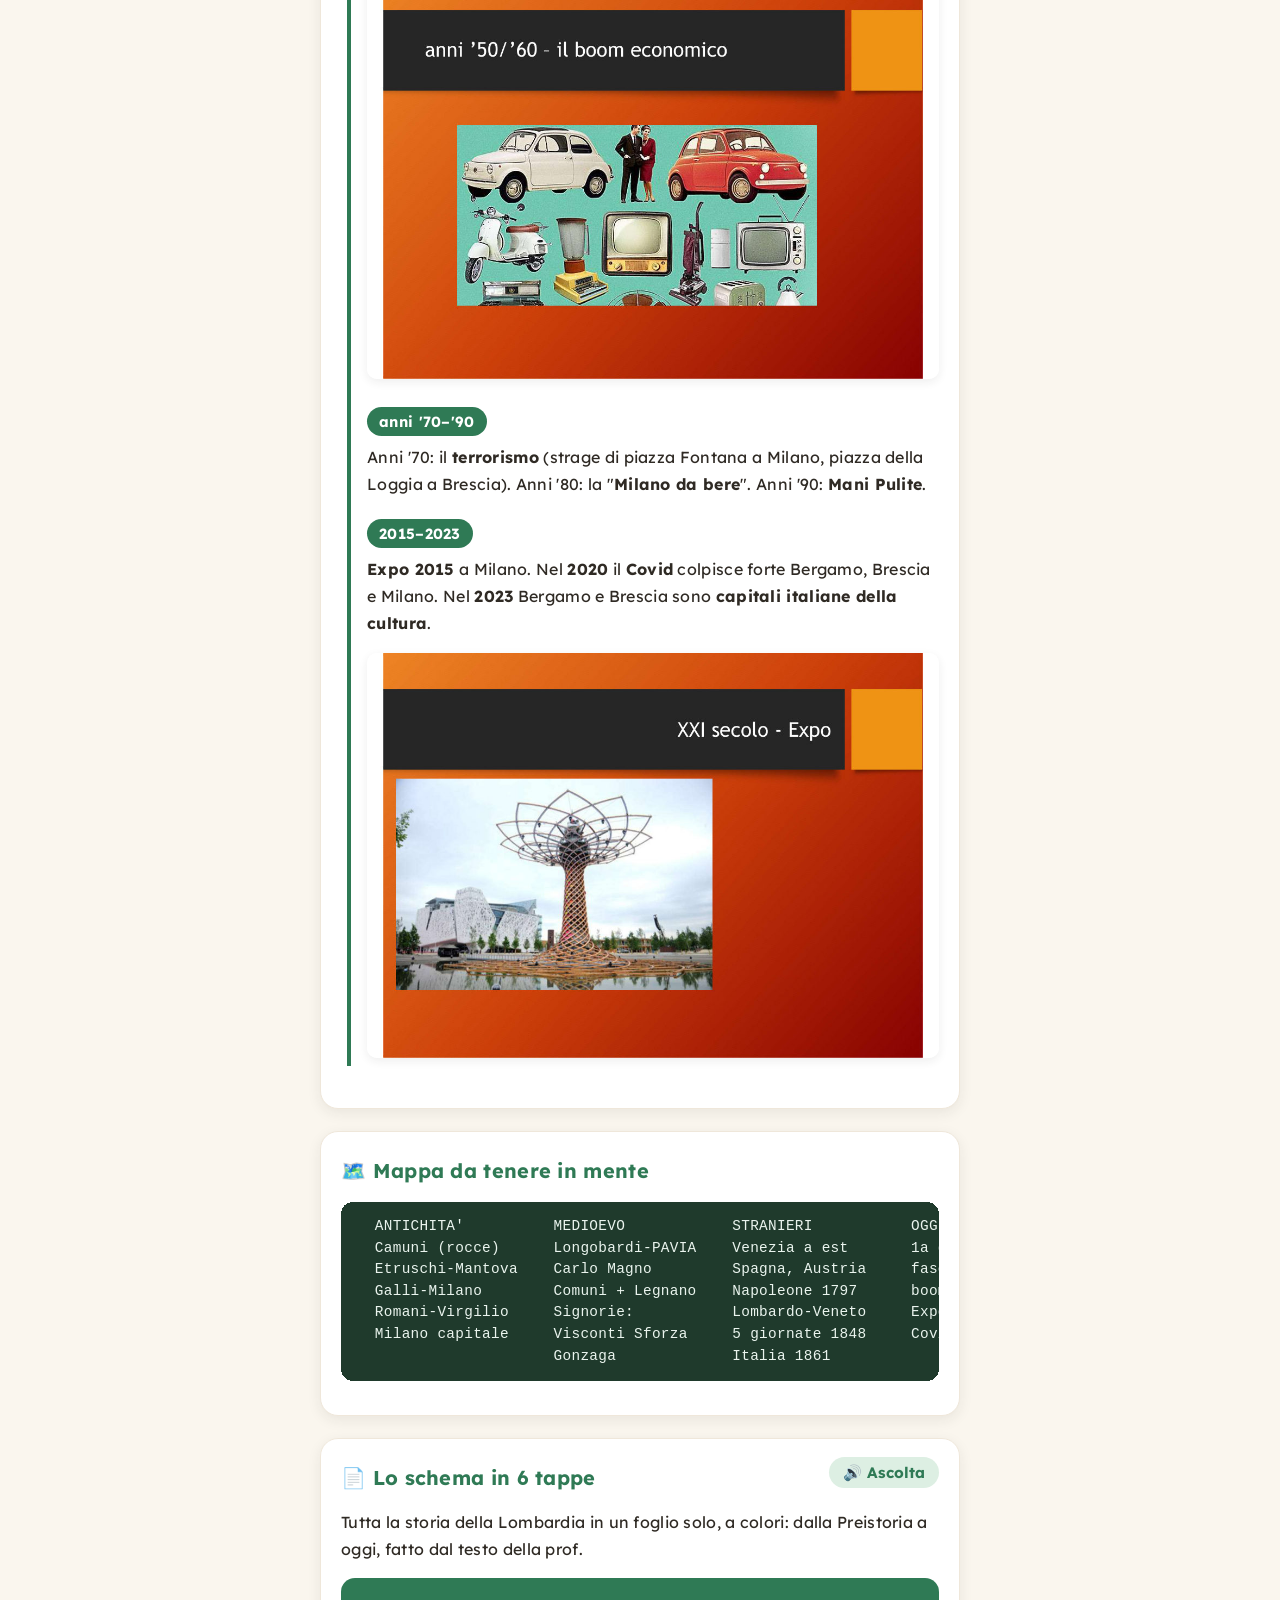
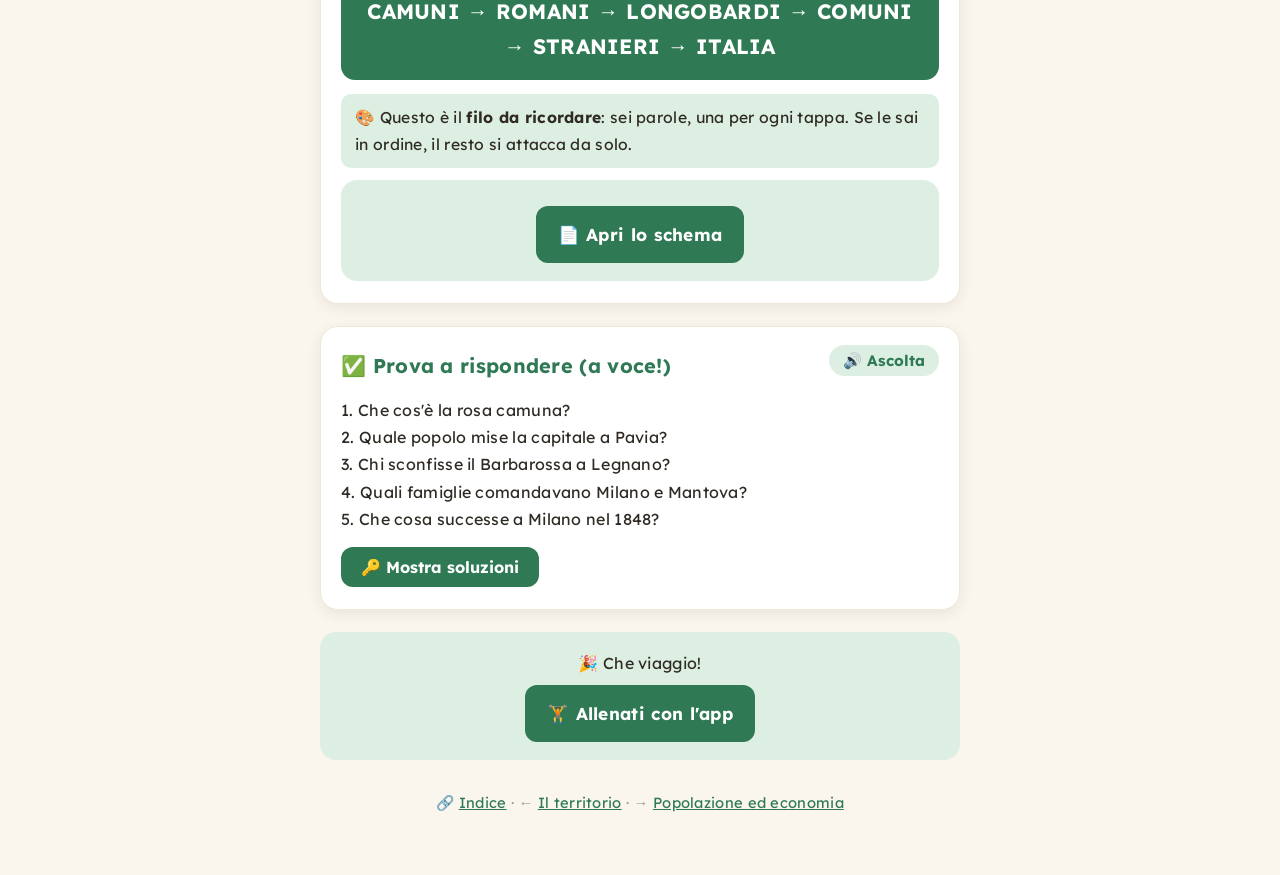
<file: storia.html>
<!DOCTYPE html>
<html lang="it">
<head>
<meta charset="UTF-8">
<meta name="viewport" content="width=device-width, initial-scale=1.0">
<title>Geografia - La storia della Lombardia</title>
<link rel="manifest" href="manifest.json">
<script src="alert.js"></script>
<meta name="theme-color" content="#FAF6EE">
<meta name="apple-mobile-web-app-capable" content="yes">
<meta name="apple-mobile-web-app-title" content="Geografia di Irene">
<link rel="apple-touch-icon" href="icon-180.png">
<link rel="preconnect" href="https://fonts.googleapis.com">
<link rel="preconnect" href="https://fonts.gstatic.com" crossorigin>
<link href="https://fonts.googleapis.com/css2?family=Lexend:wght@400;500;600;700&display=swap" rel="stylesheet">
<link rel="stylesheet" href="style.css">
</head>
<body>
<div class="wrap">
  <a class="backbtn" href="index.html">← Indice</a>
  <h1>🏰 La storia della Lombardia</h1>
  <p class="sub">Dai Camuni all'Expo: un viaggio nel tempo, con le immagini della prof</p>

  <div class="allena">
    🏋️ <b>Vuoi allenarti?</b><br>
    <a href="storia-allenamento.html">▶ Apri l'allenamento</a>
  </div>

  <div class="card">
    <h2>📌 Prima di partire</h2>
    <p>La Lombardia è la regione <b>più popolata</b> d'Italia (più di 10 milioni di abitanti) ed è la <b>quarta per superficie</b>, dopo Sicilia, Piemonte e Sardegna.</p>
    <p>Il suo <b>stemma</b> è la <b>rosa camuna</b>: un antico simbolo del sole, inciso sulle rocce della <b>Val Camonica</b>, in provincia di Brescia.</p>
    <div class="tip">🎨 <b>Come studiare questa pagina:</b> scorri le immagini una alla volta. Per ognuna prova a dire a voce <b>chi c'era</b> e <b>cosa è successo</b>.</div>
  </div>

  <div class="card">
    <h2>🪨 1. L'antichità</h2>
    <div class="tempo">
      <div class="tappa"><span class="quando">Preistoria</span>
        <p>I <b>Camuni</b> vivono in Val Camonica per 8.000 anni e lasciano migliaia di <b>incisioni sulle rocce</b>. Nel Varesotto c'è la <b>civiltà di Golasecca</b>, amica degli Etruschi.</p>
        <img src="img/storia/p03.jpg" alt="Incisioni rupestri camune" loading="lazy"></div>
      <div class="tappa"><span class="quando">V sec. a.C.</span>
        <p>Gli <b>Etruschi</b> arrivano nella Pianura Padana, fondano <b>Mantova</b> e portano la scrittura.</p>
        <img src="img/storia/p06.jpg" alt="Etruschi in Lombardia" loading="lazy"></div>
      <div class="tappa"><span class="quando">IV sec. a.C.</span>
        <p>I <b>Galli</b> (Celti) fondano i villaggi che diventeranno <b>Milano, Brescia, Como e Bergamo</b>.</p>
        <img src="img/storia/p07.jpg" alt="I Celti in Lombardia" loading="lazy"></div>
      <div class="tappa"><span class="quando">III sec. a.C.</span>
        <p>Arrivano i <b>Romani</b>. In Lombardia nascono <b>Plinio</b> (a Como) e il poeta <b>Virgilio</b> (a Mantova).</p>
        <img src="img/storia/p08.jpg" alt="L'Impero Romano" loading="lazy"></div>
      <div class="tappa"><span class="quando">I–V sec. d.C.</span>
        <p><b>Milano (Mediolanum)</b> diventa <b>capitale dell'Impero romano d'Occidente</b>. Poi l'Impero cade e arrivano le invasioni dei barbari.</p>
        <img src="img/storia/p09.jpg" alt="Invasioni barbariche" loading="lazy"></div>
    </div>
  </div>

  <div class="card">
    <h2>⚔️ 2. Il Medioevo</h2>
    <div class="tempo">
      <div class="tappa"><span class="quando">VI sec.</span>
        <p>I <b>Longobardi</b> conquistano gran parte dell'Italia e mettono la capitale a <b>Pavia</b>. Il nord si chiama <b>Longobardia Maior</b>: da qui viene il nome "Lombardia"!</p>
        <img src="img/storia/p10.jpg" alt="I Longobardi" loading="lazy"></div>
      <div class="tappa"><span class="quando">VIII sec.</span>
        <p><b>Carlo Magno</b>, re dei Franchi, sconfigge i Longobardi. Comincia il <b>feudalesimo</b>.</p>
        <img src="img/storia/p12.jpg" alt="I Franchi di Carlo Magno" loading="lazy"></div>
      <div class="tappa"><span class="quando">XI–XII sec.</span>
        <p>Nascono i <b>Comuni</b>: le città si governano da sole. La <b>Lega Lombarda</b> sconfigge l'imperatore <b>Federico Barbarossa</b> nella <b>battaglia di Legnano</b>.</p>
        <img src="img/storia/p16.jpg" alt="La battaglia di Legnano" loading="lazy"></div>
      <div class="tappa"><span class="quando">XIII–XIV sec.</span>
        <p>Arrivano le <b>Signorie</b>: comanda una sola famiglia. I <b>Visconti</b> e poi gli <b>Sforza</b> a Milano, i <b>Gonzaga</b> a Mantova.</p>
        <img src="img/storia/p17.jpg" alt="Le Signorie" loading="lazy"></div>
    </div>
  </div>

  <div class="card">
    <h2>👑 3. Gli stranieri e il Risorgimento</h2>
    <div class="tempo">
      <div class="tappa"><span class="quando">XV–XVIII sec.</span>
        <p>La Lombardia è divisa: <b>Venezia</b> prende Bergamo, Brescia e Crema; Milano passa ai <b>Francesi</b>, poi agli <b>Spagnoli</b> (con la <b>peste</b>) e infine agli <b>Austriaci</b>.</p></div>
      <div class="tappa"><span class="quando">1797</span>
        <p><b>Napoleone</b> conquista tutto e la Lombardia torna <b>unita</b> dopo secoli.</p>
        <img src="img/storia/p18.jpg" alt="I Francesi in Italia" loading="lazy"></div>
      <div class="tappa"><span class="quando">1815</span>
        <p>Dopo Napoleone, l'Austria crea il <b>Regno Lombardo-Veneto</b>.</p>
        <img src="img/storia/p19.jpg" alt="Regno Lombardo-Veneto" loading="lazy"></div>
      <div class="tappa"><span class="quando">1848–1853</span>
        <p>I lombardi si ribellano: <b>Cinque giornate di Milano</b> (1848), <b>Dieci giornate di Brescia</b> (1849), <b>Martiri di Belfiore</b> a Mantova.</p>
        <img src="img/storia/p20.jpg" alt="Le lotte per l'indipendenza" loading="lazy"></div>
      <div class="tappa"><span class="quando">1859–1861</span>
        <p>Con la <b>seconda guerra d'indipendenza</b> (1859) gli Austriaci se ne vanno. Nel 1860 partono i <b>Mille</b> di Garibaldi (178 sono bergamaschi). Nel <b>1861</b> nasce il <b>Regno d'Italia</b>.</p>
        <img src="img/storia/p22.jpg" alt="La spedizione dei Mille" loading="lazy"></div>
    </div>
  </div>

  <div class="card">
    <h2>🏙️ 4. Il Novecento e oggi</h2>
    <div class="tempo">
      <div class="tappa"><span class="quando">1915–1918</span>
        <p><b>Prima guerra mondiale</b>: si combatte anche in montagna, con le trincee allo <b>Stelvio</b>.</p>
        <img src="img/storia/p23.jpg" alt="Trincee allo Stelvio" loading="lazy"></div>
      <div class="tappa"><span class="quando">1919</span>
        <p>A Milano Mussolini fonda i <b>Fasci di combattimento</b>: nasce il fascismo.</p></div>
      <div class="tappa"><span class="quando">1943–1945</span>
        <p><b>Seconda guerra mondiale</b>: la <b>Resistenza</b> dei partigiani. Milano riceve la medaglia d'oro.</p>
        <img src="img/storia/p25.jpg" alt="La Resistenza" loading="lazy"></div>
      <div class="tappa"><span class="quando">anni '50–'60</span>
        <p><b>Boom economico</b>: Milano è uno dei tre vertici del "triangolo industriale".</p>
        <img src="img/storia/p26.jpg" alt="Il boom economico" loading="lazy"></div>
      <div class="tappa"><span class="quando">anni '70–'90</span>
        <p>Anni '70: il <b>terrorismo</b> (strage di piazza Fontana a Milano, piazza della Loggia a Brescia). Anni '80: la "<b>Milano da bere</b>". Anni '90: <b>Mani Pulite</b>.</p></div>
      <div class="tappa"><span class="quando">2015–2023</span>
        <p><b>Expo 2015</b> a Milano. Nel <b>2020</b> il <b>Covid</b> colpisce forte Bergamo, Brescia e Milano. Nel <b>2023</b> Bergamo e Brescia sono <b>capitali italiane della cultura</b>.</p>
        <img src="img/storia/p30.jpg" alt="Expo 2015" loading="lazy"></div>
    </div>
  </div>

  <div class="card" data-no-voce>
    <h2>🗺️ Mappa da tenere in mente</h2>
    <pre>  ANTICHITA'          MEDIOEVO            STRANIERI           OGGI
  Camuni (rocce)      Longobardi-PAVIA    Venezia a est       1a guerra (Stelvio)
  Etruschi-Mantova    Carlo Magno         Spagna, Austria     fascismo 1919
  Galli-Milano        Comuni + Legnano    Napoleone 1797      boom '50-'60
  Romani-Virgilio     Signorie:           Lombardo-Veneto     Expo 2015
  Milano capitale     Visconti Sforza     5 giornate 1848     Covid 2020
                      Gonzaga             Italia 1861</pre>
  </div>

  <div class="card">
    <h2>📄 Lo schema in 6 tappe</h2>
    <p>Tutta la storia della Lombardia in un foglio solo, a colori: dalla Preistoria a oggi, fatto dal testo della prof.</p>
    <div class="formula">CAMUNI → ROMANI → LONGOBARDI → COMUNI → STRANIERI → ITALIA</div>
    <div class="tip">🎨 Questo è il <b>filo da ricordare</b>: sei parole, una per ogni tappa. Se le sai in ordine, il resto si attacca da solo.</div>
    <div class="allena" style="margin:12px 0 0">
      <a href="schemi/storia-lombardia.pdf" target="_blank">📄 Apri lo schema</a>
    </div>
  </div>

  <div class="card">
    <h2>✅ Prova a rispondere (a voce!)</h2>
    <p>1. Che cos'è la rosa camuna?<br>
       2. Quale popolo mise la capitale a Pavia?<br>
       3. Chi sconfisse il Barbarossa a Legnano?<br>
       4. Quali famiglie comandavano Milano e Mantova?<br>
       5. Che cosa successe a Milano nel 1848?</p>
    <button class="solbtn" onclick="toggleSol('sol1', this)">🔑 Mostra soluzioni</button>
    <div class="sol" id="sol1">
      <div class="tip-green">1. lo <b>stemma</b> della Lombardia, un simbolo del sole inciso sulle rocce della Val Camonica · 2. i <b>Longobardi</b> · 3. la <b>Lega Lombarda</b>, cioè i Comuni alleati · 4. <b>Visconti e Sforza</b> a Milano, <b>Gonzaga</b> a Mantova · 5. le <b>Cinque giornate</b>, la rivolta contro l'Austria</div>
    </div>
  </div>

  <div class="allena">
    🎉 Che viaggio!<br>
    <a href="storia-allenamento.html">🏋️ Allenati con l'app</a>
  </div>

  <footer>🔗 <a href="index.html">Indice</a> · ← <a href="lombardia.html">Il territorio</a> · → <a href="economia.html">Popolazione ed economia</a></footer>
</div>
<script src="app.js"></script>
<script>
  if ('serviceWorker' in navigator) { navigator.serviceWorker.register('./service-worker.js'); }
</script>
</body>
</html>
</file>
<file: style.css>
/* ===== Geografia di Irene - foglio di stile condiviso (tema verde bosco) ===== */
:root{
  --bg:#FAF6EE;
  --card:#FFFFFF;
  --ink:#2F2A24;
  --accent:#2F7A55;       /* verde bosco */
  --accent-soft:#DDEFE3;
  --green:#3E8E5A; --green-soft:#E2F0E6;
  --red:#C2492F;   --red-soft:#F6E1DB;
  --blue:#3B6EA5;  --blue-soft:#E2ECF5;
  --giallo:#E0A82E; --giallo-soft:#FAF0D6;
  --ombra:rgba(43,43,43,0.08);
}
*{box-sizing:border-box;}
body{
  margin:0;
  font-family:"Lexend","Trebuchet MS",Verdana,sans-serif;
  background:var(--bg);
  color:var(--ink);
  line-height:1.7;
  letter-spacing:0.3px;
  padding:24px 14px 60px;
}
.wrap{max-width:640px;margin:0 auto;}

.backbtn{display:inline-block;background:var(--accent-soft);color:var(--accent);
  text-decoration:none;border-radius:12px;padding:8px 16px;font-size:0.98rem;font-weight:bold;margin-bottom:14px;}

h1{color:var(--accent);font-size:1.7rem;text-align:center;margin:0 0 6px;}
.sub{text-align:center;color:#8a7f70;margin:0 0 26px;font-size:1rem;}

.card{
  background:var(--card);border-radius:18px;padding:22px 20px;
  margin-bottom:22px;box-shadow:0 4px 14px var(--ombra);
  border:1px solid #efe7da;
}
.card h2{margin:0 0 14px;font-size:1.25rem;color:var(--accent);}
.card h3{margin:18px 0 8px;font-size:1.08rem;color:var(--accent);}
.card p{margin:8px 0;}

table{width:100%;border-collapse:collapse;margin:10px 0;}
td,th{padding:10px;text-align:left;border-bottom:2px solid var(--accent-soft);font-size:1.02rem;vertical-align:top;}
th{color:var(--accent);}
td.c,th.c{text-align:center;}
.hl{background:var(--accent-soft);border-radius:8px;font-weight:bold;color:var(--accent);}

/* riquadri colorati */
.tip{background:var(--accent-soft);border-radius:10px;padding:10px 14px;font-size:0.98rem;margin:12px 0;}
.tip-green{background:var(--green-soft);border-radius:10px;padding:10px 14px;font-size:0.98rem;margin:12px 0;color:#2f6b45;}
.warn{background:var(--red-soft);border-radius:10px;padding:10px 14px;font-size:0.98rem;margin:12px 0;color:#8f3320;}
.parola{background:var(--giallo-soft);border-radius:10px;padding:10px 14px;margin:12px 0;font-size:0.98rem;}

/* frase chiave in evidenza */
.formula{
  background:var(--accent);color:#fff;border-radius:14px;text-align:center;
  font-size:1.3rem;font-weight:bold;padding:16px;margin:14px 0;
}

pre{
  background:#1f3a2c;color:#eaf4ee;border-radius:12px;padding:14px 16px;
  overflow-x:auto;font-size:0.9rem;line-height:1.5;margin:12px 0;
}

ul,ol{margin:8px 0 8px 4px;padding-left:22px;}
li{margin:4px 0;}

/* esercizi + soluzioni a scomparsa */
.solbtn{
  display:inline-block;background:var(--accent);color:#fff;border:none;border-radius:12px;
  padding:10px 20px;font-size:1rem;font-weight:bold;cursor:pointer;font-family:inherit;margin-top:6px;
}
.sol{display:none;margin-top:12px;}
.sol.open{display:block;}

/* callout allenamento */
.allena{
  background:var(--accent-soft);border-radius:16px;padding:18px 20px;text-align:center;margin:8px 0 22px;
}
.allena a{
  display:inline-block;background:var(--accent);color:#fff;text-decoration:none;
  border-radius:12px;padding:14px 22px;font-size:1.08rem;font-weight:bold;margin-top:8px;
}

/* immagini e cartine */
.fig{margin:12px 0;text-align:center;}
.fig img{width:100%;height:auto;border-radius:12px;box-shadow:0 4px 14px var(--ombra);background:#fff;}
.fig figcaption{font-size:0.92rem;color:#8a7f70;margin-top:6px;}

/* tasto "Ascolta" (lettura a voce di un riquadro) */
.ascolta{float:right;margin:-4px 0 6px 10px;background:var(--accent-soft);color:var(--accent);border:none;
  border-radius:99px;padding:6px 14px;font-size:0.95rem;font-weight:bold;cursor:pointer;font-family:inherit;}
.ascolta.on{background:var(--accent);color:#fff;}

/* linea del tempo */
.tempo{border-left:4px solid var(--accent);margin:10px 0 10px 6px;padding-left:16px;}
.tempo .tappa{margin:0 0 20px;}
.tempo .quando{display:inline-block;background:var(--accent);color:#fff;border-radius:99px;padding:2px 12px;font-weight:bold;font-size:0.92rem;}
.tempo img{width:100%;border-radius:10px;margin-top:8px;box-shadow:0 3px 10px var(--ombra);}

footer{text-align:center;margin-top:30px;font-size:0.92rem;color:#9a9a9a;}
footer a{color:var(--accent);}
</file>
